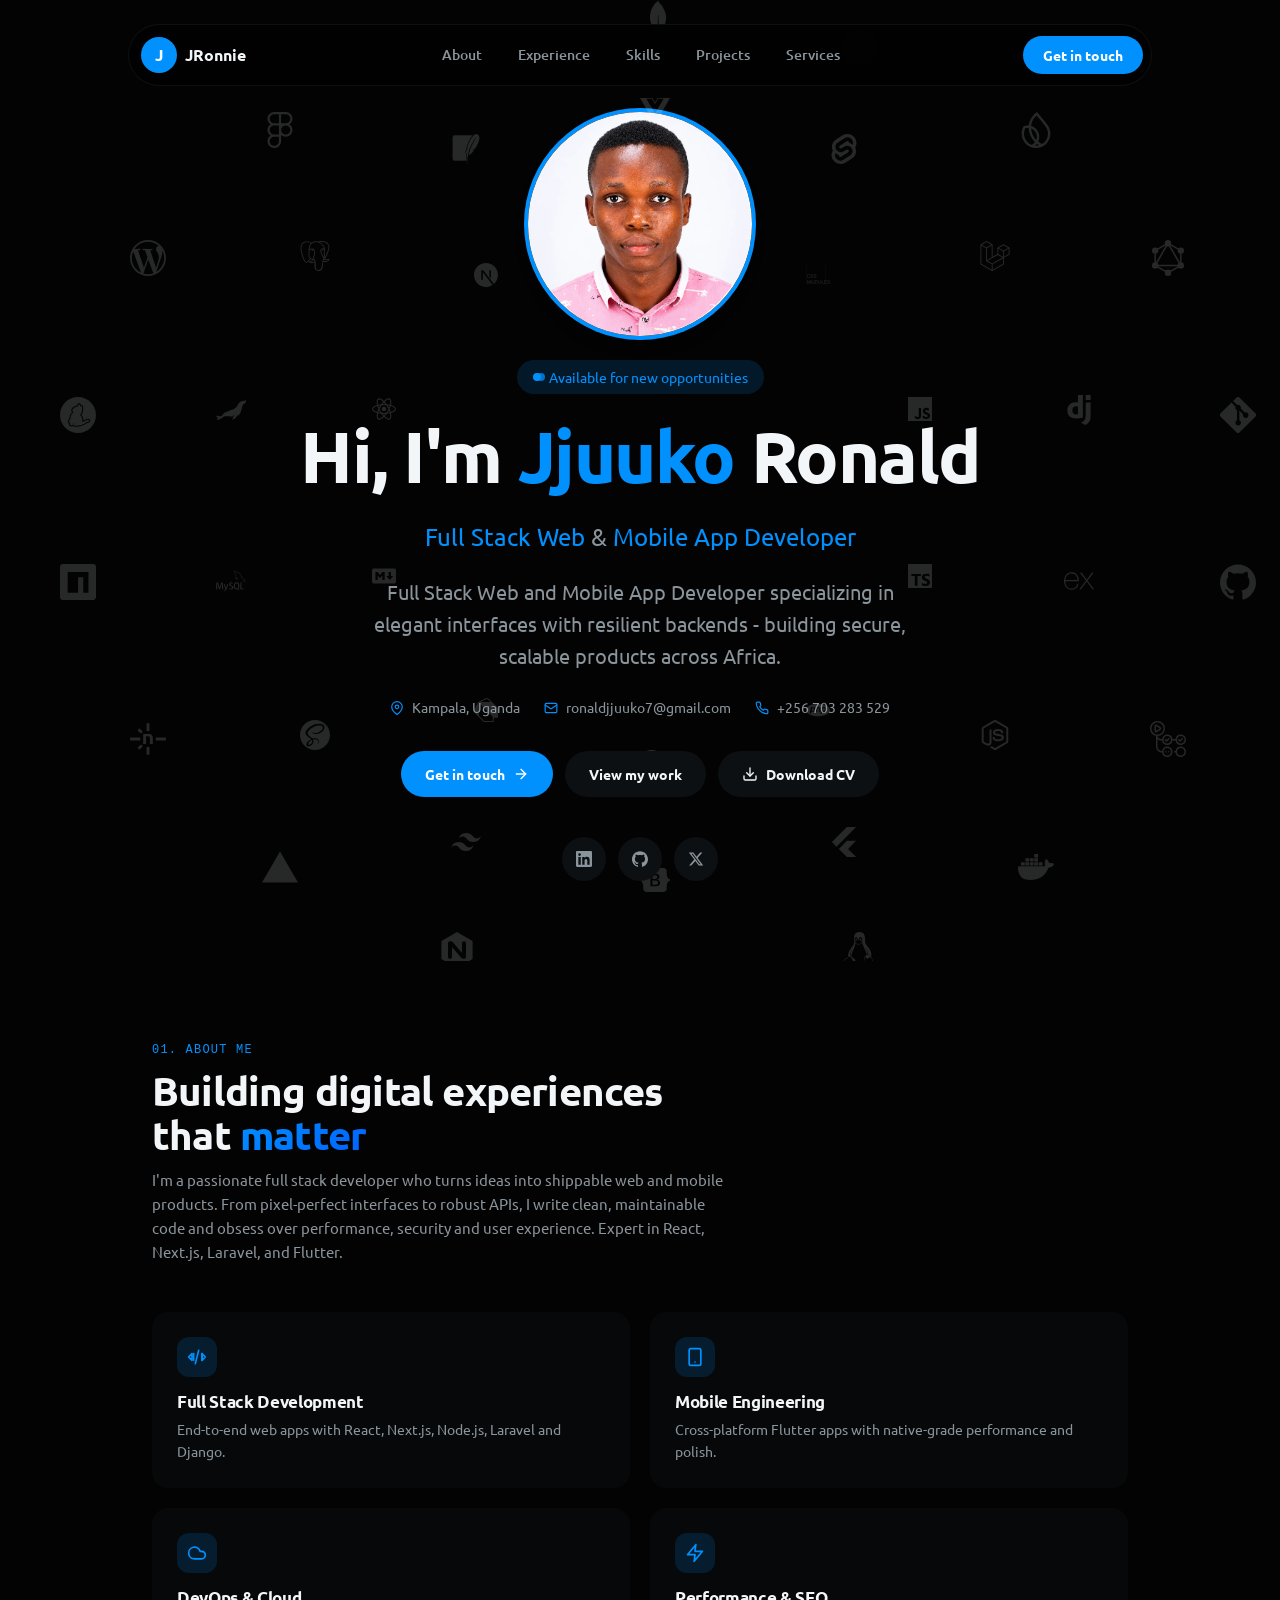
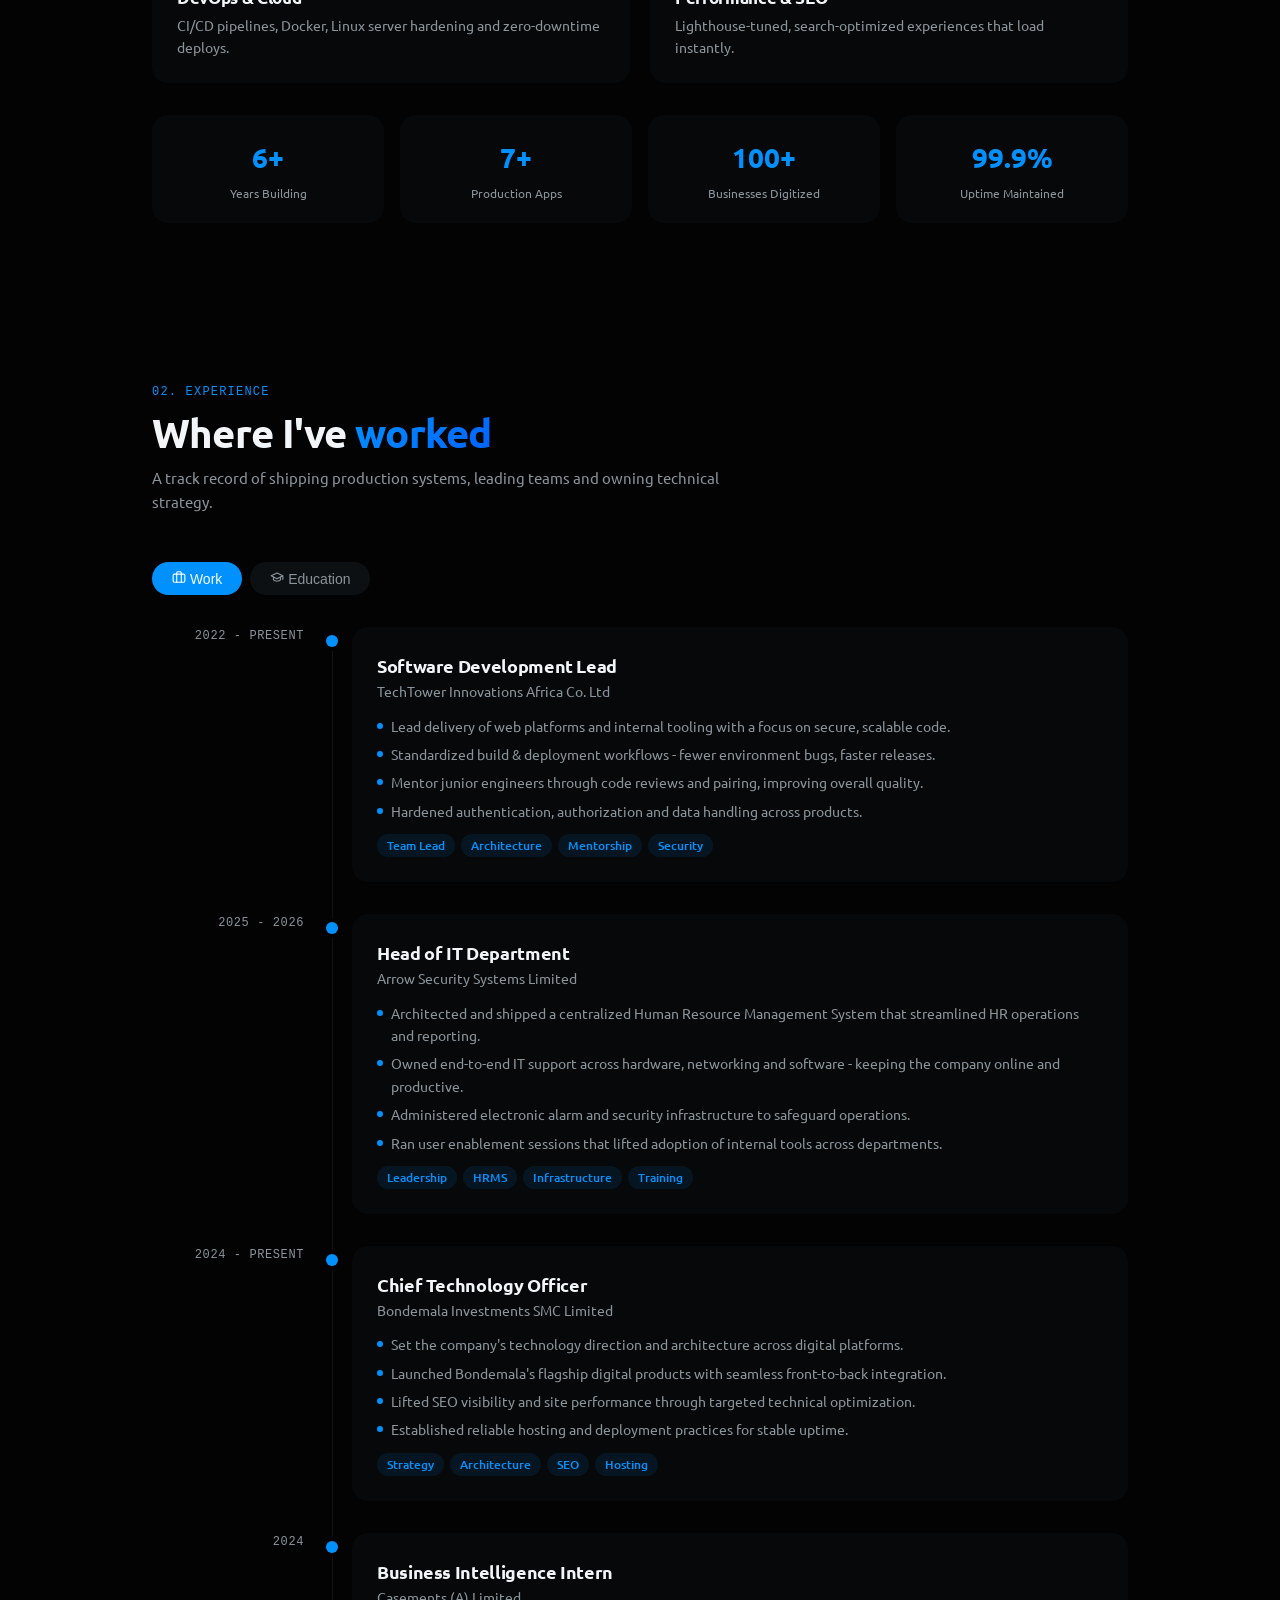
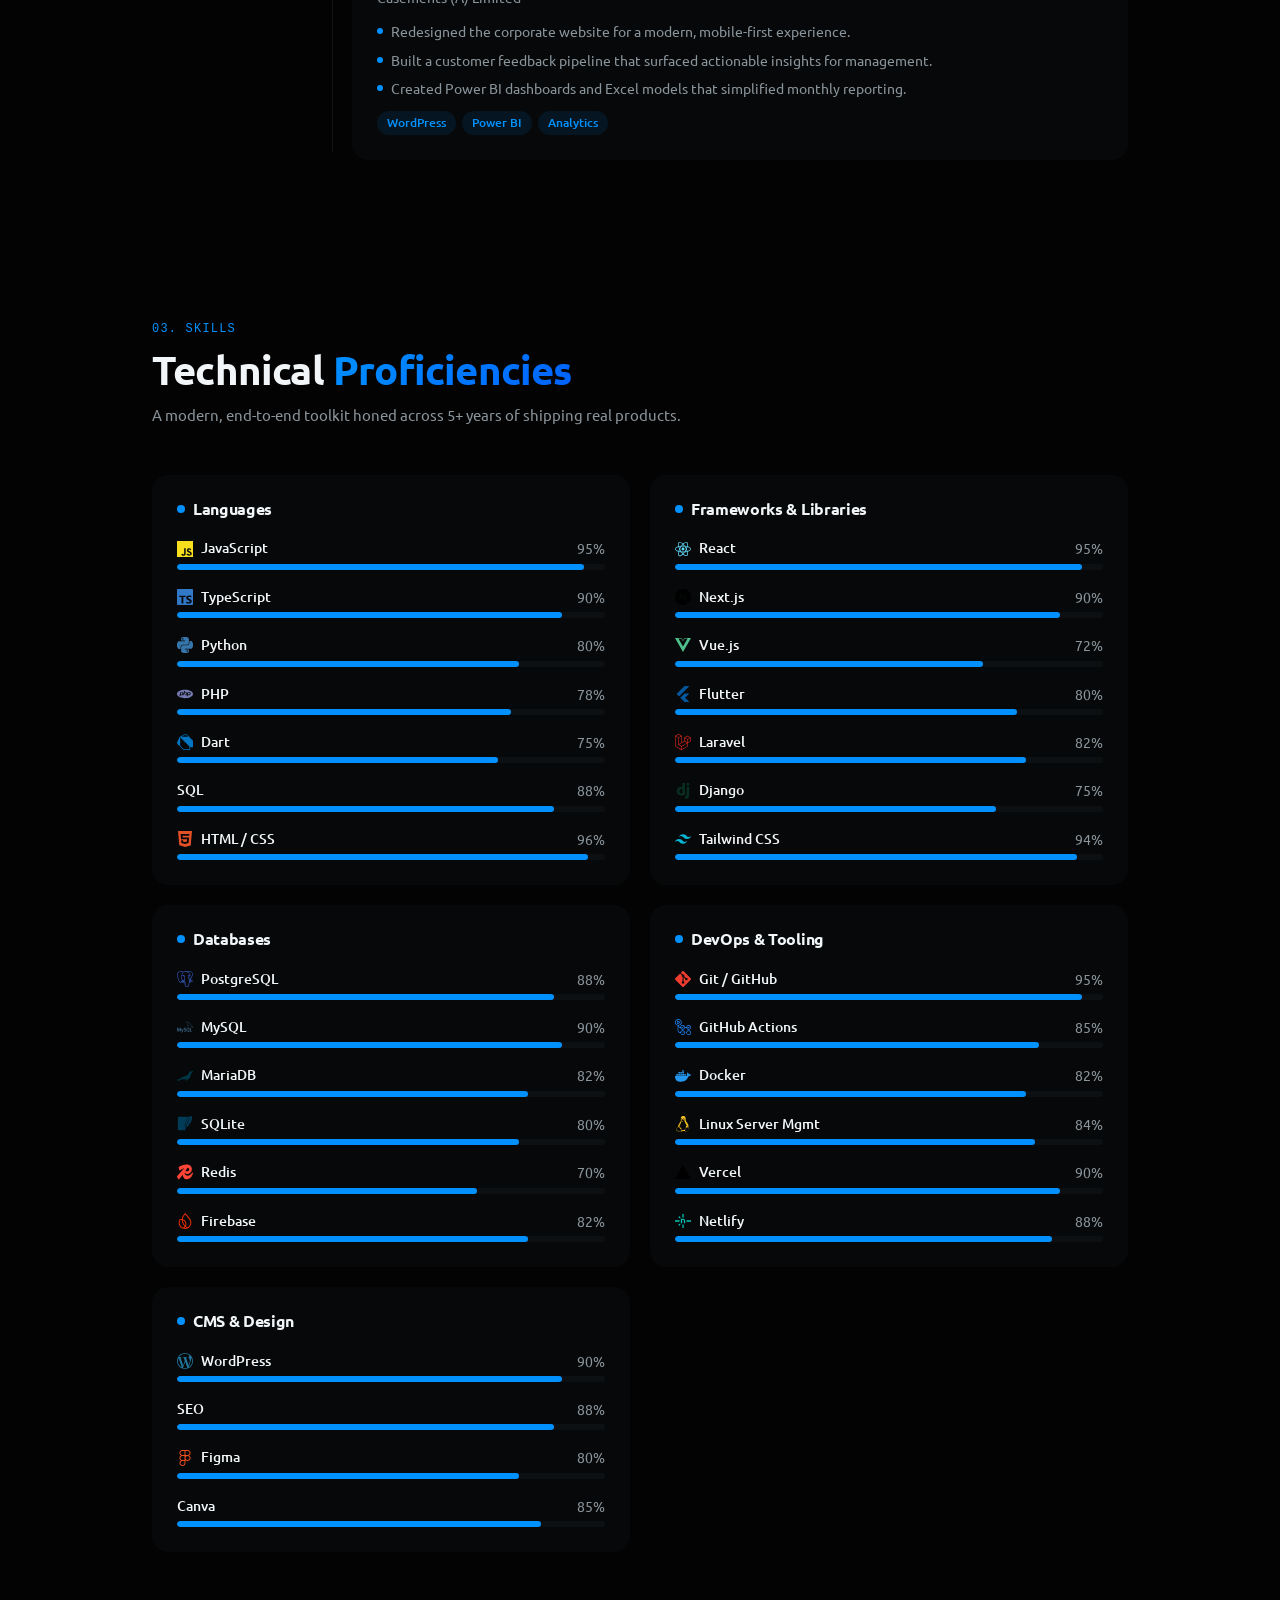
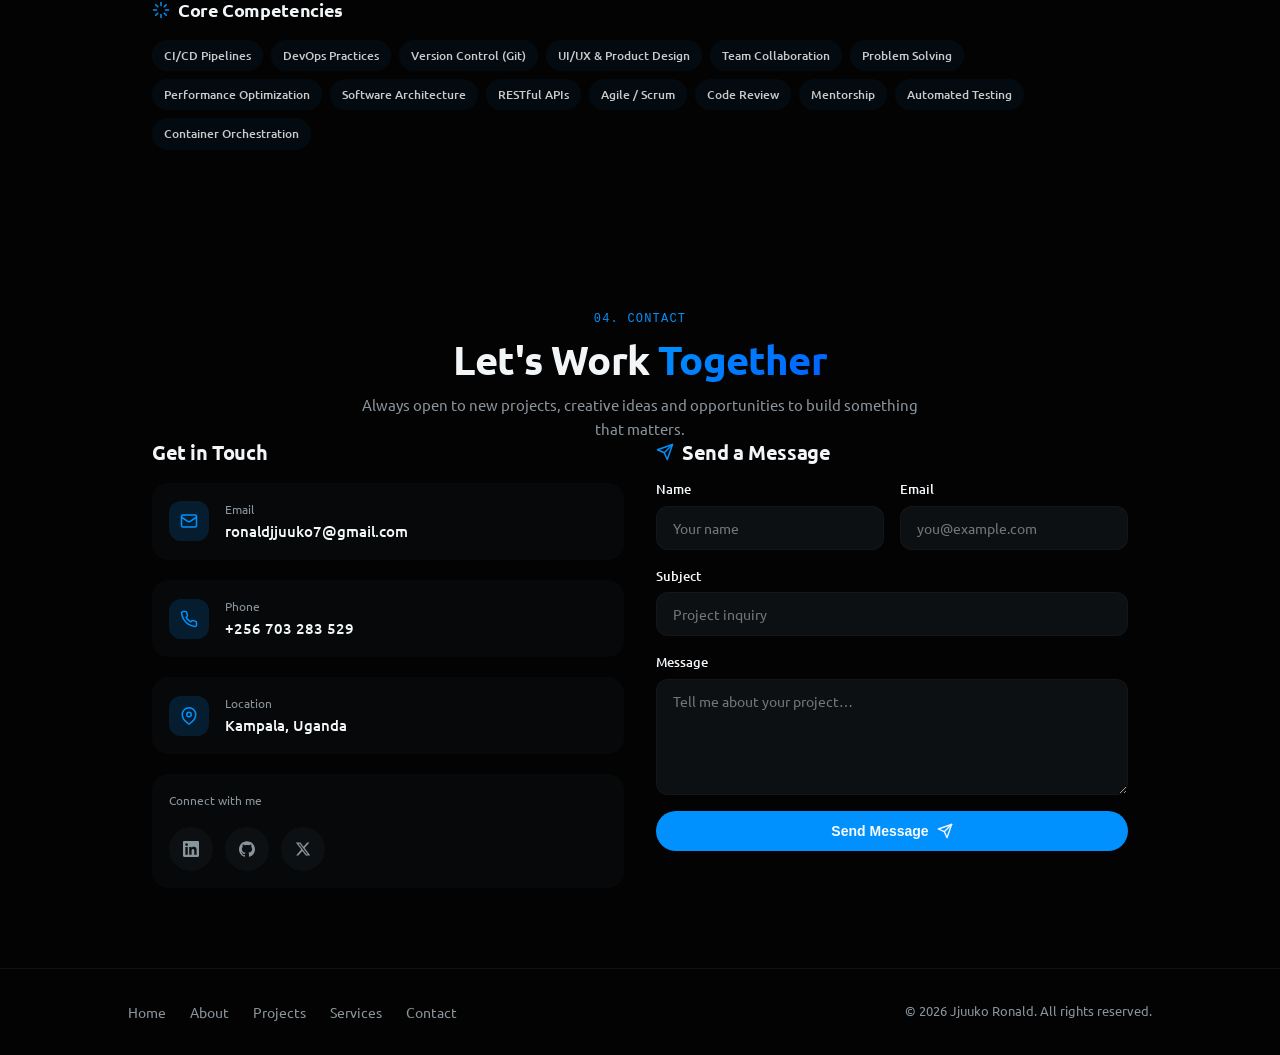
<file: index.html>
<!doctype html>
<html lang="en">
  <head>
    <meta charset="UTF-8" />
    <meta name="viewport" content="width=device-width, initial-scale=1.0" />
    <title>Jjuuko Ronald - Website Developer & Mobile App Developer in Kampala, Uganda</title>
    <meta
      name="description"
      content="Hire Jjuuko Ronald, a professional website developer and mobile app developer in Kampala, Uganda. Expert Laravel developer, React developer, and software engineer building custom web applications, mobile apps, and enterprise systems for businesses across East Africa."
    />
    <meta
      name="keywords"
      content="website developer Uganda, mobile app developer Uganda, Laravel developer Uganda, software engineer Uganda, full stack developer Kampala, React developer Uganda, Flutter developer, web developer Kampala, app developer Uganda, hire software engineer Uganda"
    />
    <meta name="author" content="Jjuuko Ronald" />
    <meta
      property="og:title"
      content="Jjuuko Ronald - Website Developer & Mobile App Developer in Kampala"
    />
    <meta
      property="og:description"
      content="Hire a professional website developer and mobile app developer in Kampala, Uganda. Laravel, React, Flutter - custom web and mobile applications for your business."
    />
    <meta property="og:url" content="/" />
    <meta property="og:type" content="website" />
    <meta name="twitter:card" content="summary_large_image" />
    <meta name="twitter:title" content="Jjuuko Ronald - Website & Mobile App Developer Uganda" />
    <meta
      name="twitter:description"
      content="Website developer and mobile app developer in Kampala, Uganda. Specializing in Laravel, React, Flutter and full stack software engineering for East African businesses."
    />
    <link rel="canonical" href="/" />
    <link rel="icon" type="image/png" href="assets/img/favicon.png" />
    <link rel="stylesheet" href="assets/css/styles.css" />
  </head>
  <body>
    <header class="nav-wrapper">
      <nav id="nav-bar" class="nav-bar" aria-label="Primary">
        <a href="/index.html" class="nav-logo" aria-label="JRonnie - home">
          <span class="nav-logo-icon">J</span>
          <span class="nav-logo-text">JRonnie</span>
        </a>
        <ul class="nav-links">
          <li><a href="#about" class="nav-link">About</a></li>
          <li><a href="#experience" class="nav-link">Experience</a></li>
          <li><a href="#skills" class="nav-link">Skills</a></li>
          <li><a href="/projects.html" class="nav-link">Projects</a></li>
          <li><a href="/services.html" class="nav-link">Services</a></li>
        </ul>
        <a href="#contact" class="nav-cta">Get in touch</a>
        <button
          id="mobile-btn"
          class="nav-mobile-btn"
          aria-label="Toggle menu"
          aria-expanded="false"
        >
          <svg
            width="18"
            height="18"
            viewBox="0 0 24 24"
            fill="none"
            stroke="currentColor"
            stroke-width="2"
            stroke-linecap="round"
          >
            <line x1="3" y1="6" x2="21" y2="6" />
            <line x1="3" y1="12" x2="21" y2="12" />
            <line x1="3" y1="18" x2="21" y2="18" />
          </svg>
        </button>
        <div id="mobile-menu" class="nav-mobile" style="display: none">
          <ul class="nav-mobile-links">
            <li><a href="#about" class="nav-mobile-link">About</a></li>
            <li><a href="#experience" class="nav-mobile-link">Experience</a></li>
            <li><a href="#skills" class="nav-mobile-link">Skills</a></li>
            <li><a href="/projects.html" class="nav-mobile-link">Projects</a></li>
            <li><a href="/services.html" class="nav-mobile-link">Services</a></li>
            <li><a href="#contact" class="nav-mobile-cta">Get in touch</a></li>
          </ul>
        </div>
      </nav>
    </header>

    <!-- Hero -->
    <section id="hero" class="section hero">
      <div class="tech-icons">
        <div class="tech-icon" style="left: 50%; top: 22%; width: 24px; height: 24px">
          <svg viewBox="0 0 24 24" fill="#E34F26" width="100%" height="100%">
            <path
              d="M1.5 0h21l-1.91 21.563L11.977 24l-8.564-2.438L1.5 0zm7.031 9.75l-.232-2.718 10.059.003.23-2.622L5.412 4.41l.698 8.01h9.126l-.326 3.426-2.91.804-2.955-.81-.188-2.11H6.248l.33 4.171L12 19.351l5.379-1.443.744-8.157H8.531z"
            />
          </svg>
        </div>
        <div
          class="tech-icon"
          style="left: 62.93127555043441%; top: 27.34752415750147%; width: 24px; height: 24px"
        >
          <svg viewBox="0 0 24 24" fill="#000000" width="100%" height="100%">
            <path
              d="M19.705 2.147v19.706H0V2.147h19.705ZM.141 21.712h19.423V2.288H.141v19.424Zm2.561-10.444c.428 0 .76.113.996.338.236.225.367.482.393.768h-.446a.926.926 0 0 0-.303-.517c-.15-.128-.362-.191-.635-.191-.333 0-.602.117-.808.352-.204.233-.306.59-.306 1.074 0 .396.092.717.276.964.186.245.462.368.828.368.338 0 .595-.13.771-.389.094-.136.163-.316.21-.538h.446c-.04.356-.172.654-.396.895-.268.29-.63.434-1.086.434-.392 0-.722-.118-.989-.356-.35-.315-.527-.8-.527-1.456 0-.499.132-.907.396-1.226.285-.347.679-.52 1.18-.52Zm2.28 2.38c.01.192.056.348.135.467.152.224.42.336.803.336.172 0 .328-.024.47-.073.272-.095.409-.266.409-.511 0-.184-.058-.315-.173-.393-.116-.077-.299-.144-.547-.2l-.458-.104c-.299-.067-.51-.142-.635-.223-.214-.141-.322-.352-.322-.633 0-.303.105-.553.315-.747.21-.195.508-.292.893-.292.354 0 .655.085.902.257.248.17.372.443.372.82h-.43a.847.847 0 0 0-.147-.417c-.14-.177-.377-.265-.71-.265-.27 0-.465.057-.583.17a.533.533 0 0 0-.177.396c0 .166.07.287.207.364.09.049.295.11.614.184l.474.108c.229.052.405.123.53.214.214.158.321.387.321.687 0 .375-.136.642-.41.803a1.822 1.822 0 0 1-.947.242c-.42 0-.75-.108-.987-.322-.237-.213-.354-.502-.35-.867h.43Zm3.137 0c.011.192.056.348.136.467.152.224.42.336.803.336.171 0 .328-.024.469-.073.273-.095.41-.266.41-.511 0-.184-.058-.315-.173-.393-.117-.077-.3-.144-.548-.2l-.457-.104c-.3-.067-.511-.142-.635-.223-.215-.141-.322-.352-.322-.633 0-.303.105-.553.315-.747.21-.195.508-.292.892-.292.355 0 .655.085.902.257.249.17.373.443.373.82h-.43a.847.847 0 0 0-.148-.417c-.14-.177-.376-.265-.71-.265-.27 0-.464.057-.582.17a.533.533 0 0 0-.177.396c0 .166.069.287.207.364.09.049.295.11.614.184l.474.108c.228.052.404.123.529.214.214.158.322.387.322.687 0 .375-.137.642-.41.803a1.822 1.822 0 0 1-.947.242c-.42 0-.75-.108-.987-.322-.238-.213-.355-.502-.35-.867h.43Zm-6.197 3.6.97 2.857.965-2.857h.648v3.38h-.434v-1.995c0-.07.001-.183.004-.343.003-.16.005-.33.005-.513l-.964 2.85h-.453l-.97-2.85v.104c0 .083 0 .21.004.38.004.168.007.292.007.372v1.994h-.437v-3.379h.655Zm4.743-.091c.597 0 1.038.191 1.325.575.224.299.336.681.336 1.147 0 .505-.128.924-.384 1.259-.3.392-.73.589-1.286.589-.52 0-.929-.172-1.226-.516-.265-.33-.398-.75-.398-1.256 0-.457.113-.848.34-1.173.292-.417.723-.625 1.293-.625Zm.046 3.16c.403 0 .695-.144.874-.432.181-.29.272-.623.272-.999 0-.397-.105-.717-.313-.959-.207-.242-.49-.363-.851-.363-.35 0-.635.12-.856.36-.22.24-.331.594-.331 1.061 0 .375.094.69.283.948.19.256.497.384.922.384Zm3.455-.08c.155 0 .283-.017.382-.049a.84.84 0 0 0 .437-.345c.09-.136.156-.311.196-.524a2 2 0 0 0 .034-.355c0-.418-.083-.743-.25-.975-.166-.231-.434-.347-.803-.347H9.35v2.595h.816ZM8.89 17.247h1.368c.465 0 .825.165 1.081.495.229.297.343.679.343 1.143 0 .36-.067.683-.202.973-.238.512-.647.769-1.226.769H8.89v-3.38Zm3.88 0v2.089c0 .245.046.45.138.612.136.245.367.368.69.368.388 0 .652-.133.791-.398.076-.144.113-.338.113-.582v-2.089h.465v1.898c0 .415-.056.735-.168.96-.206.407-.594.61-1.164.61s-.958-.203-1.162-.61c-.112-.225-.168-.545-.168-.96v-1.898h.465Zm2.899 0Zm.458 0v2.977h1.711v.402h-2.17v-3.379h.459Zm2.208 0h2.463v.414h-2.017v1.026h1.865v.391h-1.865v1.146h2.052v.402h-2.498v-3.379Zm3.402 2.29c.01.19.056.347.135.466.152.224.42.336.803.336.172 0 .328-.025.47-.074.272-.095.409-.265.409-.51 0-.184-.058-.315-.173-.394-.116-.076-.299-.143-.547-.2l-.458-.103c-.299-.068-.51-.142-.635-.223-.215-.141-.322-.352-.322-.633 0-.304.105-.553.315-.748.21-.194.508-.292.893-.292.354 0 .655.086.901.258.249.17.373.443.373.819h-.43a.847.847 0 0 0-.147-.416c-.14-.177-.377-.265-.711-.265-.27 0-.464.057-.582.17a.533.533 0 0 0-.177.396c0 .165.069.287.207.363.09.05.295.11.614.184l.474.108c.228.053.405.124.529.214.215.158.322.388.322.688 0 .374-.136.642-.41.803a1.822 1.822 0 0 1-.947.241c-.42 0-.75-.107-.987-.322-.238-.213-.354-.502-.35-.867h.43Z"
            />
          </svg>
        </div>
        <div
          class="tech-icon"
          style="left: 70.92324335849338%; top: 41.347524157501475%; width: 24px; height: 24px"
        >
          <svg viewBox="0 0 24 24" fill="#F7DF1E" width="100%" height="100%">
            <path
              d="M0 0h24v24H0V0zm22.034 18.276c-.175-1.095-.888-2.015-3.003-2.873-.736-.345-1.554-.585-1.797-1.14-.091-.33-.105-.51-.046-.705.15-.646.915-.84 1.515-.66.39.12.75.42.976.9 1.034-.676 1.034-.676 1.755-1.125-.27-.42-.404-.601-.586-.78-.63-.705-1.469-1.065-2.834-1.034l-.705.089c-.676.165-1.32.525-1.71 1.005-1.14 1.291-.811 3.541.569 4.471 1.365 1.02 3.361 1.244 3.616 2.205.24 1.17-.87 1.545-1.966 1.41-.811-.18-1.26-.586-1.755-1.336l-1.83 1.051c.21.48.45.689.81 1.109 1.74 1.756 6.09 1.666 6.871-1.004.029-.09.24-.705.074-1.65l.046.067zm-8.983-7.245h-2.248c0 1.938-.009 3.864-.009 5.805 0 1.232.063 2.363-.138 2.711-.33.689-1.18.601-1.566.48-.396-.196-.597-.466-.83-.855-.063-.105-.11-.196-.127-.196l-1.825 1.125c.305.63.75 1.172 1.324 1.517.855.51 2.004.675 3.207.405.783-.226 1.458-.691 1.811-1.411.51-.93.402-2.07.397-3.346.012-2.054 0-4.109 0-6.179l.004-.056z"
            />
          </svg>
        </div>
        <div
          class="tech-icon"
          style="left: 70.92324335849338%; top: 58.652475842498525%; width: 24px; height: 24px"
        >
          <svg viewBox="0 0 24 24" fill="#3178C6" width="100%" height="100%">
            <path
              d="M1.125 0C.502 0 0 .502 0 1.125v21.75C0 23.498.502 24 1.125 24h21.75c.623 0 1.125-.502 1.125-1.125V1.125C24 .502 23.498 0 22.875 0zm17.363 9.75c.612 0 1.154.037 1.627.111a6.38 6.38 0 0 1 1.306.34v2.458a3.95 3.95 0 0 0-.643-.361 5.093 5.093 0 0 0-.717-.26 5.453 5.453 0 0 0-1.426-.2c-.3 0-.573.028-.819.086a2.1 2.1 0 0 0-.623.242c-.17.104-.3.229-.393.374a.888.888 0 0 0-.14.49c0 .196.053.373.156.529.104.156.252.304.443.444s.423.276.696.41c.273.135.582.274.926.416.47.197.892.407 1.266.628.374.222.695.473.963.753.268.279.472.598.614.957.142.359.214.776.214 1.253 0 .657-.125 1.21-.373 1.656a3.033 3.033 0 0 1-1.012 1.085 4.38 4.38 0 0 1-1.487.596c-.566.12-1.163.18-1.79.18a9.916 9.916 0 0 1-1.84-.164 5.544 5.544 0 0 1-1.512-.493v-2.63a5.033 5.033 0 0 0 3.237 1.2c.333 0 .624-.03.872-.09.249-.06.456-.144.623-.25.166-.108.29-.234.373-.38a1.023 1.023 0 0 0-.074-1.089 2.12 2.12 0 0 0-.537-.5 5.597 5.597 0 0 0-.807-.444 27.72 27.72 0 0 0-1.007-.436c-.918-.383-1.602-.852-2.053-1.405-.45-.553-.676-1.222-.676-2.005 0-.614.123-1.141.369-1.582.246-.441.58-.804 1.004-1.089a4.494 4.494 0 0 1 1.47-.629 7.536 7.536 0 0 1 1.77-.201zm-15.113.188h9.563v2.166H9.506v9.646H6.789v-9.646H3.375z"
            />
          </svg>
        </div>
        <div
          class="tech-icon"
          style="left: 62.93127555043441%; top: 72.65247584249853%; width: 24px; height: 24px"
        >
          <svg viewBox="0 0 24 24" fill="#777BB4" width="100%" height="100%">
            <path
              d="M7.01 10.207h-.944l-.515 2.648h.838c.556 0 .97-.105 1.242-.314.272-.21.455-.559.55-1.049.092-.47.05-.802-.124-.995-.175-.193-.523-.29-1.047-.29zM12 5.688C5.373 5.688 0 8.514 0 12s5.373 6.313 12 6.313S24 15.486 24 12c0-3.486-5.373-6.312-12-6.312zm-3.26 7.451c-.261.25-.575.438-.917.551-.336.108-.765.164-1.285.164H5.357l-.327 1.681H3.652l1.23-6.326h2.65c.797 0 1.378.209 1.744.628.366.418.476 1.002.33 1.752a2.836 2.836 0 0 1-.305.847c-.143.255-.33.49-.561.703zm4.024.715l.543-2.799c.063-.318.039-.536-.068-.651-.107-.116-.336-.174-.687-.174H11.46l-.704 3.625H9.388l1.23-6.327h1.367l-.327 1.682h1.218c.767 0 1.295.134 1.586.401s.378.7.263 1.299l-.572 2.944h-1.389zm7.597-2.265a2.782 2.782 0 0 1-.305.847c-.143.255-.33.49-.561.703a2.44 2.44 0 0 1-.917.551c-.336.108-.765.164-1.286.164h-1.18l-.327 1.682h-1.378l1.23-6.326h2.649c.797 0 1.378.209 1.744.628.366.417.477 1.001.331 1.751zM17.766 10.207h-.943l-.516 2.648h.838c.557 0 .971-.105 1.242-.314.272-.21.455-.559.551-1.049.092-.47.049-.802-.125-.995s-.524-.29-1.047-.29z"
            />
          </svg>
        </div>
        <div class="tech-icon" style="left: 50%; top: 78%; width: 24px; height: 24px">
          <svg viewBox="0 0 24 24" fill="#3776AB" width="100%" height="100%">
            <path
              d="M14.25.18l.9.2.73.26.59.3.45.32.34.34.25.34.16.33.1.3.04.26.02.2-.01.13V8.5l-.05.63-.13.55-.21.46-.26.38-.3.31-.33.25-.35.19-.35.14-.33.1-.3.07-.26.04-.21.02H8.77l-.69.05-.59.14-.5.22-.41.27-.33.32-.27.35-.2.36-.15.37-.1.35-.07.32-.04.27-.02.21v3.06H3.17l-.21-.03-.28-.07-.32-.12-.35-.18-.36-.26-.36-.36-.35-.46-.32-.59-.28-.73-.21-.88-.14-1.05-.05-1.23.06-1.22.16-1.04.24-.87.32-.71.36-.57.4-.44.42-.33.42-.24.4-.16.36-.1.32-.05.24-.01h.16l.06.01h8.16v-.83H6.18l-.01-2.75-.02-.37.05-.34.11-.31.17-.28.25-.26.31-.23.38-.2.44-.18.51-.15.58-.12.64-.1.71-.06.77-.04.84-.02 1.27.05zm-6.3 1.98l-.23.33-.08.41.08.41.23.34.33.22.41.09.41-.09.33-.22.23-.34.08-.41-.08-.41-.23-.33-.33-.22-.41-.09-.41.09zm13.09 3.95l.28.06.32.12.35.18.36.27.36.35.35.47.32.59.28.73.21.88.14 1.04.05 1.23-.06 1.23-.16 1.04-.24.86-.32.71-.36.57-.4.45-.42.33-.42.24-.4.16-.36.09-.32.05-.24.02-.16-.01h-8.22v.82h5.84l.01 2.76.02.36-.05.34-.11.31-.17.29-.25.25-.31.24-.38.2-.44.17-.51.15-.58.13-.64.09-.71.07-.77.04-.84.01-1.27-.04-1.07-.14-.9-.2-.73-.25-.59-.3-.45-.33-.34-.34-.25-.34-.16-.33-.1-.3-.04-.25-.02-.2.01-.13v-5.34l.05-.64.13-.54.21-.46.26-.38.3-.32.33-.24.35-.2.35-.14.33-.1.3-.06.26-.04.21-.02.13-.01h5.84l.69-.05.59-.14.5-.21.41-.28.33-.32.27-.35.2-.36.15-.36.1-.35.07-.32.04-.28.02-.21V6.07h2.09l.14.01zm-6.47 14.25l-.23.33-.08.41.08.41.23.33.33.23.41.08.41-.08.33-.23.23-.33.08-.41-.08-.41-.23-.33-.33-.23-.41-.08-.41.08z"
            />
          </svg>
        </div>
        <div
          class="tech-icon"
          style="left: 37.06872444956559%; top: 72.65247584249853%; width: 24px; height: 24px"
        >
          <svg viewBox="0 0 24 24" fill="#0175C2" width="100%" height="100%">
            <path
              d="M4.105 4.105S9.158 1.58 11.684.316a3.079 3.079 0 0 1 1.481-.315c.766.047 1.677.788 1.677.788L24 9.948v9.789h-4.263V24H9.789l-9-9C.303 14.5 0 13.795 0 13.105c0-.319.18-.818.316-1.105l3.789-7.895zm.679.679v11.787c.002.543.021 1.024.498 1.508L10.204 23h8.533v-4.263L4.784 4.784zm12.055-.678c-.899-.896-1.809-1.78-2.74-2.643-.302-.267-.567-.468-1.07-.462-.37.014-.87.195-.87.195L6.341 4.105l10.498.001z"
            />
          </svg>
        </div>
        <div
          class="tech-icon"
          style="left: 29.076756641506623%; top: 58.65247584249853%; width: 24px; height: 24px"
        >
          <svg viewBox="0 0 24 24" fill="#000000" width="100%" height="100%">
            <path
              d="M22.27 19.385H1.73A1.73 1.73 0 010 17.655V6.345a1.73 1.73 0 011.73-1.73h20.54A1.73 1.73 0 0124 6.345v11.308a1.73 1.73 0 01-1.73 1.731zM5.769 15.923v-4.5l2.308 2.885 2.307-2.885v4.5h2.308V8.078h-2.308l-2.307 2.885-2.308-2.885H3.46v7.847zM21.232 12h-2.309V8.077h-2.307V12h-2.308l3.461 4.039z"
            />
          </svg>
        </div>
        <div
          class="tech-icon"
          style="left: 29.07675664150662%; top: 41.347524157501475%; width: 24px; height: 24px"
        >
          <svg viewBox="0 0 24 24" fill="#61DAFB" width="100%" height="100%">
            <path
              d="M14.23 12.004a2.236 2.236 0 0 1-2.235 2.236 2.236 2.236 0 0 1-2.236-2.236 2.236 2.236 0 0 1 2.235-2.236 2.236 2.236 0 0 1 2.236 2.236zm2.648-10.69c-1.346 0-3.107.96-4.888 2.622-1.78-1.653-3.542-2.602-4.887-2.602-.41 0-.783.093-1.106.278-1.375.793-1.683 3.264-.973 6.365C1.98 8.917 0 10.42 0 12.004c0 1.59 1.99 3.097 5.043 4.03-.704 3.113-.39 5.588.988 6.38.32.187.69.275 1.102.275 1.345 0 3.107-.96 4.888-2.624 1.78 1.654 3.542 2.603 4.887 2.603.41 0 .783-.09 1.106-.275 1.374-.792 1.683-3.263.973-6.365C22.02 15.096 24 13.59 24 12.004c0-1.59-1.99-3.097-5.043-4.032.704-3.11.39-5.587-.988-6.38-.318-.184-.688-.277-1.092-.278zm-.005 1.09v.006c.225 0 .406.044.558.127.666.382.955 1.835.73 3.704-.054.46-.142.945-.25 1.44-.96-.236-2.006-.417-3.107-.534-.66-.905-1.345-1.727-2.035-2.447 1.592-1.48 3.087-2.292 4.105-2.295zm-9.77.02c1.012 0 2.514.808 4.11 2.28-.686.72-1.37 1.537-2.02 2.442-1.107.117-2.154.298-3.113.538-.112-.49-.195-.964-.254-1.42-.23-1.868.054-3.32.714-3.707.19-.09.4-.127.563-.132zm4.882 3.05c.455.468.91.992 1.36 1.564-.44-.02-.89-.034-1.345-.034-.46 0-.915.01-1.36.034.44-.572.895-1.096 1.345-1.565zM12 8.1c.74 0 1.477.034 2.202.093.406.582.802 1.203 1.183 1.86.372.64.71 1.29 1.018 1.946-.308.655-.646 1.31-1.013 1.95-.38.66-.773 1.288-1.18 1.87-.728.063-1.466.098-2.21.098-.74 0-1.477-.035-2.202-.093-.406-.582-.802-1.204-1.183-1.86-.372-.64-.71-1.29-1.018-1.946.303-.657.646-1.313 1.013-1.954.38-.66.773-1.286 1.18-1.868.728-.064 1.466-.098 2.21-.098zm-3.635.254c-.24.377-.48.763-.704 1.16-.225.39-.435.782-.635 1.174-.265-.656-.49-1.31-.676-1.947.64-.15 1.315-.283 2.015-.386zm7.26 0c.695.103 1.365.23 2.006.387-.18.632-.405 1.282-.66 1.933-.2-.39-.41-.783-.64-1.174-.225-.392-.465-.774-.705-1.146zm3.063.675c.484.15.944.317 1.375.498 1.732.74 2.852 1.708 2.852 2.476-.005.768-1.125 1.74-2.857 2.475-.42.18-.88.342-1.355.493-.28-.958-.646-1.956-1.1-2.98.45-1.017.81-2.01 1.085-2.964zm-13.395.004c.278.96.645 1.957 1.1 2.98-.45 1.017-.812 2.01-1.086 2.964-.484-.15-.944-.318-1.37-.5-1.732-.737-2.852-1.706-2.852-2.474 0-.768 1.12-1.742 2.852-2.476.42-.18.88-.342 1.356-.494zm11.678 4.28c.265.657.49 1.312.676 1.948-.64.157-1.316.29-2.016.39.24-.375.48-.762.705-1.158.225-.39.435-.788.636-1.18zm-9.945.02c.2.392.41.783.64 1.175.23.39.465.772.705 1.143-.695-.102-1.365-.23-2.006-.386.18-.63.406-1.282.66-1.933zM17.92 16.32c.112.493.2.968.254 1.423.23 1.868-.054 3.32-.714 3.708-.147.09-.338.128-.563.128-1.012 0-2.514-.807-4.11-2.28.686-.72 1.37-1.536 2.02-2.44 1.107-.118 2.154-.3 3.113-.54zm-11.83.01c.96.234 2.006.415 3.107.532.66.905 1.345 1.727 2.035 2.446-1.595 1.483-3.092 2.295-4.11 2.295-.22-.005-.406-.05-.553-.132-.666-.38-.955-1.834-.73-3.703.054-.46.142-.944.25-1.438zm4.56.64c.44.02.89.034 1.345.034.46 0 .915-.01 1.36-.034-.44.572-.895 1.095-1.345 1.565-.455-.47-.91-.993-1.36-1.565z"
            />
          </svg>
        </div>
        <div
          class="tech-icon"
          style="left: 37.068724449565586%; top: 27.347524157501475%; width: 24px; height: 24px"
        >
          <svg viewBox="0 0 24 24" fill="#000000" width="100%" height="100%">
            <path
              d="M18.665 21.978C16.758 23.255 14.465 24 12 24 5.377 24 0 18.623 0 12S5.377 0 12 0s12 5.377 12 12c0 3.583-1.574 6.801-4.067 9.001L9.219 7.2H7.2v9.596h1.615V9.251l9.85 12.727Zm-3.332-8.533 1.6 2.061V7.2h-1.6v6.245Z"
            />
          </svg>
        </div>
        <div class="tech-icon" style="left: 50%; top: 10%; width: 30px; height: 30px">
          <svg viewBox="0 0 24 24" fill="#4FC08D" width="100%" height="100%">
            <path
              d="M24,1.61H14.06L12,5.16,9.94,1.61H0L12,22.39ZM12,14.08,5.16,2.23H9.59L12,6.41l2.41-4.18h4.43Z"
            />
          </svg>
        </div>
        <div
          class="tech-icon"
          style="left: 64.75204712999698%; top: 13.961245283903231%; width: 30px; height: 30px"
        >
          <svg viewBox="0 0 24 24" fill="#FF3E00" width="100%" height="100%">
            <path
              d="M10.354 21.125a4.44 4.44 0 0 1-4.765-1.767 4.109 4.109 0 0 1-.703-3.107 3.898 3.898 0 0 1 .134-.522l.105-.321.287.21a7.21 7.21 0 0 0 2.186 1.092l.208.063-.02.208a1.253 1.253 0 0 0 .226.83 1.337 1.337 0 0 0 1.435.533 1.231 1.231 0 0 0 .343-.15l5.59-3.562a1.164 1.164 0 0 0 .524-.778 1.242 1.242 0 0 0-.211-.937 1.338 1.338 0 0 0-1.435-.533 1.23 1.23 0 0 0-.343.15l-2.133 1.36a4.078 4.078 0 0 1-1.135.499 4.44 4.44 0 0 1-4.765-1.766 4.108 4.108 0 0 1-.702-3.108 3.855 3.855 0 0 1 1.742-2.582l5.589-3.563a4.072 4.072 0 0 1 1.135-.499 4.44 4.44 0 0 1 4.765 1.767 4.109 4.109 0 0 1 .703 3.107 3.943 3.943 0 0 1-.134.522l-.105.321-.286-.21a7.204 7.204 0 0 0-2.187-1.093l-.208-.063.02-.207a1.255 1.255 0 0 0-.226-.831 1.337 1.337 0 0 0-1.435-.532 1.231 1.231 0 0 0-.343.15L8.62 9.368a1.162 1.162 0 0 0-.524.778 1.24 1.24 0 0 0 .211.937 1.338 1.338 0 0 0 1.435.533 1.235 1.235 0 0 0 .344-.151l2.132-1.36a4.067 4.067 0 0 1 1.135-.498 4.44 4.44 0 0 1 4.765 1.766 4.108 4.108 0 0 1 .702 3.108 3.857 3.857 0 0 1-1.742 2.583l-5.589 3.562a4.072 4.072 0 0 1-1.135.499m10.358-17.95C18.484-.015 14.082-.96 10.9 1.068L5.31 4.63a6.412 6.412 0 0 0-2.896 4.295 6.753 6.753 0 0 0 .666 4.336 6.43 6.43 0 0 0-.96 2.396 6.833 6.833 0 0 0 1.168 5.167c2.229 3.19 6.63 4.135 9.812 2.108l5.59-3.562a6.41 6.41 0 0 0 2.896-4.295 6.756 6.756 0 0 0-.665-4.336 6.429 6.429 0 0 0 .958-2.396 6.831 6.831 0 0 0-1.167-5.168Z"
            />
          </svg>
        </div>
        <div
          class="tech-icon"
          style="left: 76.58227040391301%; top: 25.06040792565066%; width: 30px; height: 30px"
        >
          <svg viewBox="0 0 24 24" fill="#FF2D20" width="100%" height="100%">
            <path
              d="M23.642 5.43a.364.364 0 01.014.1v5.149c0 .135-.073.26-.189.326l-4.323 2.49v4.934a.378.378 0 01-.188.326L9.93 23.949a.316.316 0 01-.066.027c-.008.002-.016.008-.024.01a.348.348 0 01-.192 0c-.011-.002-.02-.008-.03-.012-.02-.008-.042-.014-.062-.025L.533 18.755a.376.376 0 01-.189-.326V2.974c0-.033.005-.066.014-.098.003-.012.01-.02.014-.032a.369.369 0 01.023-.058c.004-.013.015-.022.023-.033l.033-.045c.012-.01.025-.018.037-.027.014-.012.027-.024.041-.034H.53L5.043.05a.375.375 0 01.375 0L9.93 2.647h.002c.015.01.027.021.04.033l.038.027c.013.014.02.03.033.045.008.011.02.021.025.033.01.02.017.038.024.058.003.011.01.021.013.032.01.031.014.064.014.098v9.652l3.76-2.164V5.527c0-.033.004-.066.013-.098.003-.01.01-.02.013-.032a.487.487 0 01.024-.059c.007-.012.018-.02.025-.033.012-.015.021-.03.033-.043.012-.012.025-.02.037-.028.014-.01.026-.023.041-.032h.001l4.513-2.598a.375.375 0 01.375 0l4.513 2.598c.016.01.027.021.042.031.012.01.025.018.036.028.013.014.022.03.034.044.008.012.019.021.024.033.011.02.018.04.024.06.006.01.012.021.015.032zm-.74 5.032V6.179l-1.578.908-2.182 1.256v4.283zm-4.51 7.75v-4.287l-2.147 1.225-6.126 3.498v4.325zM1.093 3.624v14.588l8.273 4.761v-4.325l-4.322-2.445-.002-.003H5.04c-.014-.01-.025-.021-.04-.031-.011-.01-.024-.018-.035-.027l-.001-.002c-.013-.012-.021-.025-.031-.04-.01-.011-.021-.022-.028-.036h-.002c-.008-.014-.013-.031-.02-.047-.006-.016-.014-.027-.018-.043a.49.49 0 01-.008-.057c-.002-.014-.006-.027-.006-.041V5.789l-2.18-1.257zM5.23.81L1.47 2.974l3.76 2.164 3.758-2.164zm1.956 13.505l2.182-1.256V3.624l-1.58.91-2.182 1.255v9.435zm11.581-10.95l-3.76 2.163 3.76 2.163 3.759-2.164zm-.376 4.978L16.21 7.087 14.63 6.18v4.283l2.182 1.256 1.58.908zm-8.65 9.654l5.514-3.148 2.756-1.572-3.757-2.163-4.323 2.489-3.941 2.27z"
            />
          </svg>
        </div>
        <div
          class="tech-icon"
          style="left: 83.147549014182%; top: 41.09916264174743%; width: 30px; height: 30px"
        >
          <svg viewBox="0 0 24 24" fill="#092E20" width="100%" height="100%">
            <path
              d="M11.146 0h3.924v18.166c-2.013.382-3.491.535-5.096.535-4.791 0-7.288-2.166-7.288-6.32 0-4.002 2.65-6.6 6.753-6.6.637 0 1.121.05 1.707.203zm0 9.143a3.894 3.894 0 00-1.325-.204c-1.988 0-3.134 1.223-3.134 3.365 0 2.09 1.096 3.236 3.109 3.236.433 0 .79-.025 1.35-.102V9.142zM21.314 6.06v9.098c0 3.134-.229 4.638-.917 5.937-.637 1.249-1.478 2.039-3.211 2.905l-3.644-1.733c1.733-.815 2.574-1.53 3.109-2.625.561-1.121.739-2.421.739-5.835V6.059h3.924zM17.39.021h3.924v4.026H17.39z"
            />
          </svg>
        </div>
        <div
          class="tech-icon"
          style="left: 83.147549014182%; top: 58.90083735825257%; width: 30px; height: 30px"
        >
          <svg viewBox="0 0 24 24" fill="#000000" width="100%" height="100%">
            <path
              d="M24 18.588a1.529 1.529 0 01-1.895-.72l-3.45-4.771-.5-.667-4.003 5.444a1.466 1.466 0 01-1.802.708l5.158-6.92-4.798-6.251a1.595 1.595 0 011.9.666l3.576 4.83 3.596-4.81a1.435 1.435 0 011.788-.668L21.708 7.9l-2.522 3.283a.666.666 0 000 .994l4.804 6.412zM.002 11.576l.42-2.075c1.154-4.103 5.858-5.81 9.094-3.27 1.895 1.489 2.368 3.597 2.275 5.973H1.116C.943 16.447 4.005 19.009 7.92 17.7a4.078 4.078 0 002.582-2.876c.207-.666.548-.78 1.174-.588a5.417 5.417 0 01-2.589 3.957 6.272 6.272 0 01-7.306-.933 6.575 6.575 0 01-1.64-3.858c0-.235-.08-.455-.134-.666A88.33 88.33 0 010 11.577zm1.127-.286h9.654c-.06-3.076-2.001-5.258-4.59-5.278-2.882-.04-4.944 2.094-5.071 5.264z"
            />
          </svg>
        </div>
        <div
          class="tech-icon"
          style="left: 76.58227040391301%; top: 74.93959207434933%; width: 30px; height: 30px"
        >
          <svg viewBox="0 0 24 24" fill="#5FA04E" width="100%" height="100%">
            <path
              d="M11.998,24c-0.321,0-0.641-0.084-0.922-0.247l-2.936-1.737c-0.438-0.245-0.224-0.332-0.08-0.383 c0.585-0.203,0.703-0.25,1.328-0.604c0.065-0.037,0.151-0.023,0.218,0.017l2.256,1.339c0.082,0.045,0.197,0.045,0.272,0l8.795-5.076 c0.082-0.047,0.134-0.141,0.134-0.238V6.921c0-0.099-0.053-0.192-0.137-0.242l-8.791-5.072c-0.081-0.047-0.189-0.047-0.271,0 L3.075,6.68C2.99,6.729,2.936,6.825,2.936,6.921v10.15c0,0.097,0.054,0.189,0.139,0.235l2.409,1.392 c1.307,0.654,2.108-0.116,2.108-0.89V7.787c0-0.142,0.114-0.253,0.256-0.253h1.115c0.139,0,0.255,0.112,0.255,0.253v10.021 c0,1.745-0.95,2.745-2.604,2.745c-0.508,0-0.909,0-2.026-0.551L2.28,18.675c-0.57-0.329-0.922-0.945-0.922-1.604V6.921 c0-0.659,0.353-1.275,0.922-1.603l8.795-5.082c0.557-0.315,1.296-0.315,1.848,0l8.794,5.082c0.57,0.329,0.924,0.944,0.924,1.603 v10.15c0,0.659-0.354,1.273-0.924,1.604l-8.794,5.078C12.643,23.916,12.324,24,11.998,24z M19.099,13.993 c0-1.9-1.284-2.406-3.987-2.763c-2.731-0.361-3.009-0.548-3.009-1.187c0-0.528,0.235-1.233,2.258-1.233 c1.807,0,2.473,0.389,2.747,1.607c0.024,0.115,0.129,0.199,0.247,0.199h1.141c0.071,0,0.138-0.031,0.186-0.081 c0.048-0.054,0.074-0.123,0.067-0.196c-0.177-2.098-1.571-3.076-4.388-3.076c-2.508,0-4.004,1.058-4.004,2.833 c0,1.925,1.488,2.457,3.895,2.695c2.88,0.282,3.103,0.703,3.103,1.269c0,0.983-0.789,1.402-2.642,1.402 c-2.327,0-2.839-0.584-3.011-1.742c-0.02-0.124-0.126-0.215-0.253-0.215h-1.137c-0.141,0-0.254,0.112-0.254,0.253 c0,1.482,0.806,3.248,4.655,3.248C17.501,17.007,19.099,15.91,19.099,13.993z"
            />
          </svg>
        </div>
        <div
          class="tech-icon"
          style="left: 64.75204712999698%; top: 86.03875471609678%; width: 30px; height: 30px"
        >
          <svg viewBox="0 0 24 24" fill="#02569B" width="100%" height="100%">
            <path
              d="M14.314 0L2.3 12 6 15.7 21.684.013h-7.357zm.014 11.072L7.857 17.53l6.47 6.47H21.7l-6.46-6.468 6.46-6.46h-7.37z"
            />
          </svg>
        </div>
        <div class="tech-icon" style="left: 50%; top: 90%; width: 30px; height: 30px">
          <svg viewBox="0 0 24 24" fill="#7952B3" width="100%" height="100%">
            <path
              d="M11.77 11.24H9.956V8.202h2.152c1.17 0 1.834.522 1.834 1.466 0 1.008-.773 1.572-2.174 1.572zm.324 1.206H9.957v3.348h2.231c1.459 0 2.232-.585 2.232-1.685s-.795-1.663-2.326-1.663zM24 11.39v1.218c-1.128.108-1.817.944-2.226 2.268-.407 1.319-.463 2.937-.42 4.186.045 1.3-.968 2.5-2.337 2.5H4.985c-1.37 0-2.383-1.2-2.337-2.5.043-1.249-.013-2.867-.42-4.186-.41-1.324-1.1-2.16-2.228-2.268V11.39c1.128-.108 1.819-.944 2.227-2.268.408-1.319.464-2.937.42-4.186-.045-1.3.968-2.5 2.338-2.5h14.032c1.37 0 2.382 1.2 2.337 2.5-.043 1.249.013 2.867.42 4.186.409 1.324 1.098 2.16 2.226 2.268zm-7.927 2.817c0-1.354-.953-2.333-2.368-2.488v-.057c1.04-.169 1.856-1.135 1.856-2.213 0-1.537-1.213-2.538-3.062-2.538h-4.16v10.172h4.181c2.218 0 3.553-1.086 3.553-2.876z"
            />
          </svg>
        </div>
        <div
          class="tech-icon"
          style="left: 35.247952870003026%; top: 86.03875471609678%; width: 30px; height: 30px"
        >
          <svg viewBox="0 0 24 24" fill="#06B6D4" width="100%" height="100%">
            <path
              d="M12.001,4.8c-3.2,0-5.2,1.6-6,4.8c1.2-1.6,2.6-2.2,4.2-1.8c0.913,0.228,1.565,0.89,2.288,1.624 C13.666,10.618,15.027,12,18.001,12c3.2,0,5.2-1.6,6-4.8c-1.2,1.6-2.6,2.2-4.2,1.8c-0.913-0.228-1.565-0.89-2.288-1.624 C16.337,6.182,14.976,4.8,12.001,4.8z M6.001,12c-3.2,0-5.2,1.6-6,4.8c1.2-1.6,2.6-2.2,4.2-1.8c0.913,0.228,1.565,0.89,2.288,1.624 c1.177,1.194,2.538,2.576,5.512,2.576c3.2,0,5.2-1.6,6-4.8c-1.2,1.6-2.6,2.2-4.2,1.8c-0.913-0.228-1.565-0.89-2.288-1.624 C10.337,13.382,8.976,12,6.001,12z"
            />
          </svg>
        </div>
        <div
          class="tech-icon"
          style="left: 23.41772959608699%; top: 74.93959207434935%; width: 30px; height: 30px"
        >
          <svg viewBox="0 0 24 24" fill="#CC6699" width="100%" height="100%">
            <path
              d="M12 0c6.627 0 12 5.373 12 12s-5.373 12-12 12S0 18.627 0 12 5.373 0 12 0zM9.615 15.998c.175.645.156 1.248-.024 1.792l-.065.18c-.024.061-.052.12-.078.176-.14.29-.326.56-.555.81-.698.759-1.672 1.047-2.09.805-.45-.262-.226-1.335.584-2.19.871-.918 2.12-1.509 2.12-1.509v-.003l.108-.061zm9.911-10.861c-.542-2.133-4.077-2.834-7.422-1.645-1.989.707-4.144 1.818-5.693 3.267C4.568 8.48 4.275 9.98 4.396 10.607c.427 2.211 3.457 3.657 4.703 4.73v.006c-.367.18-3.056 1.529-3.686 2.925-.675 1.47.105 2.521.615 2.655 1.575.436 3.195-.36 4.065-1.649.84-1.261.766-2.881.404-3.676.496-.135 1.08-.195 1.83-.104 2.101.24 2.521 1.56 2.43 2.1-.09.539-.523.854-.674.944-.15.091-.195.12-.181.181.015.09.091.09.21.075.165-.03 1.096-.45 1.141-1.471.045-1.29-1.186-2.729-3.375-2.7-.9.016-1.471.091-1.875.256-.03-.045-.061-.075-.105-.105-1.35-1.455-3.855-2.475-3.75-4.41.03-.705.285-2.564 4.8-4.814 3.705-1.846 6.661-1.335 7.171-.21.733 1.604-1.576 4.59-5.431 5.024-1.47.165-2.235-.404-2.431-.615-.209-.225-.239-.24-.314-.194-.12.06-.045.255 0 .375.12.3.585.825 1.396 1.095.704.225 2.43.359 4.5-.45 2.324-.899 4.139-3.405 3.614-5.505l.073.067z"
            />
          </svg>
        </div>
        <div
          class="tech-icon"
          style="left: 16.852450985817995%; top: 58.90083735825258%; width: 30px; height: 30px"
        >
          <svg viewBox="0 0 24 24" fill="#4479A1" width="100%" height="100%">
            <path
              d="M16.405 5.501c-.115 0-.193.014-.274.033v.013h.014c.054.104.146.18.214.273.054.107.1.214.154.32l.014-.015c.094-.066.14-.172.14-.333-.04-.047-.046-.094-.08-.14-.04-.067-.126-.1-.18-.153zM5.77 18.695h-.927a50.854 50.854 0 00-.27-4.41h-.008l-1.41 4.41H2.45l-1.4-4.41h-.01a72.892 72.892 0 00-.195 4.41H0c.055-1.966.192-3.81.41-5.53h1.15l1.335 4.064h.008l1.347-4.064h1.095c.242 2.015.384 3.86.428 5.53zm4.017-4.08c-.378 2.045-.876 3.533-1.492 4.46-.482.716-1.01 1.073-1.583 1.073-.153 0-.34-.046-.566-.138v-.494c.11.017.24.026.386.026.268 0 .483-.075.647-.222.197-.18.295-.382.295-.605 0-.155-.077-.47-.23-.944L6.23 14.615h.91l.727 2.36c.164.536.233.91.205 1.123.4-1.064.678-2.227.835-3.483zm12.325 4.08h-2.63v-5.53h.885v4.85h1.745zm-3.32.135l-1.016-.5c.09-.076.177-.158.255-.25.433-.506.648-1.258.648-2.253 0-1.83-.718-2.746-2.155-2.746-.704 0-1.254.232-1.65.697-.43.508-.646 1.256-.646 2.245 0 .972.19 1.686.574 2.14.35.41.877.615 1.583.615.264 0 .506-.033.725-.098l1.325.772.36-.622zM15.5 17.588c-.225-.36-.337-.94-.337-1.736 0-1.393.424-2.09 1.27-2.09.443 0 .77.167.977.5.224.362.336.936.336 1.723 0 1.404-.424 2.108-1.27 2.108-.445 0-.77-.167-.978-.5zm-1.658-.425c0 .47-.172.856-.516 1.156-.344.3-.803.45-1.384.45-.543 0-1.064-.172-1.573-.515l.237-.476c.438.22.833.328 1.19.328.332 0 .593-.073.783-.22a.754.754 0 00.3-.615c0-.33-.23-.61-.648-.845-.388-.213-1.163-.657-1.163-.657-.422-.307-.632-.636-.632-1.177 0-.45.157-.81.47-1.085.315-.278.72-.415 1.22-.415.512 0 .98.136 1.4.41l-.213.476a2.726 2.726 0 00-1.064-.23c-.283 0-.502.068-.654.206a.685.685 0 00-.248.524c0 .328.234.61.666.85.393.215 1.187.67 1.187.67.433.305.648.63.648 1.168zm9.382-5.852c-.535-.014-.95.04-1.297.188-.1.04-.26.04-.274.167.055.053.063.14.11.214.08.134.218.313.346.407.14.11.28.216.427.31.26.16.555.255.81.416.145.094.293.213.44.313.073.05.12.14.214.172v-.02c-.046-.06-.06-.147-.105-.214-.067-.067-.134-.127-.2-.193a3.223 3.223 0 00-.695-.675c-.214-.146-.682-.35-.77-.595l-.013-.014c.146-.013.32-.066.46-.106.227-.06.435-.047.67-.106.106-.027.213-.06.32-.094v-.06c-.12-.12-.21-.283-.334-.395a8.867 8.867 0 00-1.104-.823c-.21-.134-.476-.22-.697-.334-.08-.04-.214-.06-.26-.127-.12-.146-.19-.34-.275-.514a17.69 17.69 0 01-.547-1.163c-.12-.262-.193-.523-.34-.763-.69-1.137-1.437-1.826-2.586-2.5-.247-.14-.543-.2-.856-.274-.167-.008-.334-.02-.5-.027-.11-.047-.216-.174-.31-.235-.38-.24-1.364-.76-1.644-.072-.18.434.267.862.422 1.082.115.153.26.328.34.5.047.116.06.235.107.356.106.294.207.622.347.897.073.14.153.287.247.413.054.073.146.107.167.227-.094.136-.1.334-.154.5-.24.757-.146 1.693.194 2.25.107.166.362.534.703.393.3-.12.234-.5.32-.835.02-.08.007-.133.048-.187v.015c.094.188.188.367.274.555.206.328.566.668.867.895.16.12.287.328.487.402v-.02h-.015c-.043-.058-.1-.086-.154-.133a3.445 3.445 0 01-.35-.4 8.76 8.76 0 01-.747-1.218c-.11-.21-.202-.436-.29-.643-.04-.08-.04-.2-.107-.24-.1.146-.247.273-.32.453-.127.288-.14.642-.188 1.01-.027.007-.014 0-.027.014-.214-.052-.287-.274-.367-.46-.2-.475-.233-1.238-.06-1.785.047-.14.247-.582.167-.716-.042-.127-.174-.2-.247-.303a2.478 2.478 0 01-.24-.427c-.16-.374-.24-.788-.414-1.162-.08-.173-.22-.354-.334-.513-.127-.18-.267-.307-.368-.52-.033-.073-.08-.194-.027-.274.014-.054.042-.075.094-.09.088-.072.335.022.422.062.247.1.455.194.662.334.094.066.195.193.315.226h.14c.214.047.455.014.655.073.355.114.675.28.962.46a5.953 5.953 0 012.085 2.286c.08.154.115.295.188.455.14.33.313.663.455.982.14.315.275.636.476.897.1.14.502.213.682.286.133.06.34.115.46.188.23.14.454.3.67.454.11.076.443.243.463.378z"
            />
          </svg>
        </div>
        <div
          class="tech-icon"
          style="left: 16.852450985817995%; top: 41.09916264174743%; width: 30px; height: 30px"
        >
          <svg viewBox="0 0 24 24" fill="#003545" width="100%" height="100%">
            <path
              d="M23.157 4.412c-.676.284-.79.31-1.673.372-.65.045-.757.057-1.212.209-.75.246-1.395.75-2.02 1.59-.296.398-1.249 1.913-1.249 1.988 0 .057-.65.998-.915 1.32-.574.713-1.08 1.079-2.14 1.59-.77.36-1.224.524-4.102 1.477-1.073.353-2.133.738-2.367.864-.852.449-1.515 1.036-2.203 1.938-1.003 1.32-.972 1.313-3.042.947a12.264 12.264 0 00-.675-.063c-.644-.05-1.023.044-1.332.334L0 17.193l.177.088c.094.05.353.234.561.398.215.17.461.347.55.391.088.044.17.088.183.101.012.013-.089.17-.228.353-.435.581-.593.871-.574 1.048.019.164.032.17.43.17.517-.006.826-.056 1.261-.208.65-.233 2.058-.94 2.784-1.4.776-.5 1.717-.998 1.956-1.042.082-.02.354-.07.594-.114.58-.107 1.464-.095 2.587.05.108.013.373.045.6.064.227.025.43.057.454.076.026.012.474.037.998.056.934.026 1.104.007 1.3-.189.126-.133.385-.631.498-.985.209-.643.417-.921.366-.492-.113.966-.322 1.692-.713 2.411-.259.499-.663 1.092-.934 1.395-.322.347-.315.36.088.315.619-.063 1.471-.397 2.096-.82.827-.562 1.647-1.691 2.19-3.03.107-.27.22-.22.183.083-.013.094-.038.315-.057.498l-.031.328.353-.202c.833-.48 1.414-1.262 2.127-2.884.227-.518.877-2.922 1.073-3.976a9.64 9.64 0 01.271-1.042c.127-.429.196-.555.48-.858.183-.19.625-.555.978-.808.72-.505.953-.75 1.187-1.205.208-.417.284-1.13.132-1.357-.132-.202-.284-.196-.763.006Z"
            />
          </svg>
        </div>
        <div
          class="tech-icon"
          style="left: 23.417729596086982%; top: 25.060407925650665%; width: 30px; height: 30px"
        >
          <svg viewBox="0 0 24 24" fill="#4169E1" width="100%" height="100%">
            <path
              d="M23.5594 14.7228a.5269.5269 0 0 0-.0563-.1191c-.139-.2632-.4768-.3418-1.0074-.2321-1.6533.3411-2.2935.1312-2.5256-.0191 1.342-2.0482 2.445-4.522 3.0411-6.8297.2714-1.0507.7982-3.5237.1222-4.7316a1.5641 1.5641 0 0 0-.1509-.235C21.6931.9086 19.8007.0248 17.5099.0005c-1.4947-.0158-2.7705.3461-3.1161.4794a9.449 9.449 0 0 0-.5159-.0816 8.044 8.044 0 0 0-1.3114-.1278c-1.1822-.0184-2.2038.2642-3.0498.8406-.8573-.3211-4.7888-1.645-7.2219.0788C.9359 2.1526.3086 3.8733.4302 6.3043c.0409.818.5069 3.334 1.2423 5.7436.4598 1.5065.9387 2.7019 1.4334 3.582.553.9942 1.1259 1.5933 1.7143 1.7895.4474.1491 1.1327.1441 1.8581-.7279.8012-.9635 1.5903-1.8258 1.9446-2.2069.4351.2355.9064.3625 1.39.3772a.0569.0569 0 0 0 .0004.0041 11.0312 11.0312 0 0 0-.2472.3054c-.3389.4302-.4094.5197-1.5002.7443-.3102.064-1.1344.2339-1.1464.8115-.0025.1224.0329.2309.0919.3268.2269.4231.9216.6097 1.015.6331 1.3345.3335 2.5044.092 3.3714-.6787-.017 2.231.0775 4.4174.3454 5.0874.2212.5529.7618 1.9045 2.4692 1.9043.2505 0 .5263-.0291.8296-.0941 1.7819-.3821 2.5557-1.1696 2.855-2.9059.1503-.8707.4016-2.8753.5388-4.1012.0169-.0703.0357-.1207.057-.1362.0007-.0005.0697-.0471.4272.0307a.3673.3673 0 0 0 .0443.0068l.2539.0223.0149.001c.8468.0384 1.9114-.1426 2.5312-.4308.6438-.2988 1.8057-1.0323 1.5951-1.6698zM2.371 11.8765c-.7435-2.4358-1.1779-4.8851-1.2123-5.5719-.1086-2.1714.4171-3.6829 1.5623-4.4927 1.8367-1.2986 4.8398-.5408 6.108-.13-.0032.0032-.0066.0061-.0098.0094-2.0238 2.044-1.9758 5.536-1.9708 5.7495-.0002.0823.0066.1989.0162.3593.0348.5873.0996 1.6804-.0735 2.9184-.1609 1.1504.1937 2.2764.9728 3.0892.0806.0841.1648.1631.2518.2374-.3468.3714-1.1004 1.1926-1.9025 2.1576-.5677.6825-.9597.5517-1.0886.5087-.3919-.1307-.813-.5871-1.2381-1.3223-.4796-.839-.9635-2.0317-1.4155-3.5126zm6.0072 5.0871c-.1711-.0428-.3271-.1132-.4322-.1772.0889-.0394.2374-.0902.4833-.1409 1.2833-.2641 1.4815-.4506 1.9143-1.0002.0992-.126.2116-.2687.3673-.4426a.3549.3549 0 0 0 .0737-.1298c.1708-.1513.2724-.1099.4369-.0417.156.0646.3078.26.3695.4752.0291.1016.0619.2945-.0452.4444-.9043 1.2658-2.2216 1.2494-3.1676 1.0128zm2.094-3.988-.0525.141c-.133.3566-.2567.6881-.3334 1.003-.6674-.0021-1.3168-.2872-1.8105-.8024-.6279-.6551-.9131-1.5664-.7825-2.5004.1828-1.3079.1153-2.4468.079-3.0586-.005-.0857-.0095-.1607-.0122-.2199.2957-.2621 1.6659-.9962 2.6429-.7724.4459.1022.7176.4057.8305.928.5846 2.7038.0774 3.8307-.3302 4.7363-.084.1866-.1633.3629-.2311.5454zm7.3637 4.5725c-.0169.1768-.0358.376-.0618.5959l-.146.4383a.3547.3547 0 0 0-.0182.1077c-.0059.4747-.054.6489-.115.8693-.0634.2292-.1353.4891-.1794 1.0575-.11 1.4143-.8782 2.2267-2.4172 2.5565-1.5155.3251-1.7843-.4968-2.0212-1.2217a6.5824 6.5824 0 0 0-.0769-.2266c-.2154-.5858-.1911-1.4119-.1574-2.5551.0165-.5612-.0249-1.9013-.3302-2.6462.0044-.2932.0106-.5909.019-.8918a.3529.3529 0 0 0-.0153-.1126 1.4927 1.4927 0 0 0-.0439-.208c-.1226-.4283-.4213-.7866-.7797-.9351-.1424-.059-.4038-.1672-.7178-.0869.067-.276.1831-.5875.309-.9249l.0529-.142c.0595-.16.134-.3257.213-.5012.4265-.9476 1.0106-2.2453.3766-5.1772-.2374-1.0981-1.0304-1.6343-2.2324-1.5098-.7207.0746-1.3799.3654-1.7088.5321a5.6716 5.6716 0 0 0-.1958.1041c.0918-1.1064.4386-3.1741 1.7357-4.4823a4.0306 4.0306 0 0 1 .3033-.276.3532.3532 0 0 0 .1447-.0644c.7524-.5706 1.6945-.8506 2.802-.8325.4091.0067.8017.0339 1.1742.081 1.939.3544 3.2439 1.4468 4.0359 2.3827.8143.9623 1.2552 1.9315 1.4312 2.4543-1.3232-.1346-2.2234.1268-2.6797.779-.9926 1.4189.543 4.1729 1.2811 5.4964.1353.2426.2522.4522.2889.5413.2403.5825.5515.9713.7787 1.2552.0696.087.1372.1714.1885.245-.4008.1155-1.1208.3825-1.0552 1.717-.0123.1563-.0423.4469-.0834.8148-.0461.2077-.0702.4603-.0994.7662zm.8905-1.6211c-.0405-.8316.2691-.9185.5967-1.0105a2.8566 2.8566 0 0 0 .135-.0406 1.202 1.202 0 0 0 .1342.103c.5703.3765 1.5823.4213 3.0068.1344-.2016.1769-.5189.3994-.9533.6011-.4098.1903-1.0957.333-1.7473.3636-.7197.0336-1.0859-.0807-1.1721-.151zm.5695-9.2712c-.0059.3508-.0542.6692-.1054 1.0017-.055.3576-.112.7274-.1264 1.1762-.0142.4368.0404.8909.0932 1.3301.1066.887.216 1.8003-.2075 2.7014a3.5272 3.5272 0 0 1-.1876-.3856c-.0527-.1276-.1669-.3326-.3251-.6162-.6156-1.1041-2.0574-3.6896-1.3193-4.7446.3795-.5427 1.3408-.5661 2.1781-.463zm.2284 7.0137a12.3762 12.3762 0 0 0-.0853-.1074l-.0355-.0444c.7262-1.1995.5842-2.3862.4578-3.4385-.0519-.4318-.1009-.8396-.0885-1.2226.0129-.4061.0666-.7543.1185-1.0911.0639-.415.1288-.8443.1109-1.3505.0134-.0531.0188-.1158.0118-.1902-.0457-.4855-.5999-1.938-1.7294-3.253-.6076-.7073-1.4896-1.4972-2.6889-2.0395.5251-.1066 1.2328-.2035 2.0244-.1859 2.0515.0456 3.6746.8135 4.8242 2.2824a.908.908 0 0 1 .0667.1002c.7231 1.3556-.2762 6.2751-2.9867 10.5405zm-8.8166-6.1162c-.025.1794-.3089.4225-.6211.4225a.5821.5821 0 0 1-.0809-.0056c-.1873-.026-.3765-.144-.5059-.3156-.0458-.0605-.1203-.178-.1055-.2844.0055-.0401.0261-.0985.0925-.1488.1182-.0894.3518-.1226.6096-.0867.3163.0441.6426.1938.6113.4186zm7.9305-.4114c.0111.0792-.049.201-.1531.3102-.0683.0717-.212.1961-.4079.2232a.5456.5456 0 0 1-.075.0052c-.2935 0-.5414-.2344-.5607-.3717-.024-.1765.2641-.3106.5611-.352.297-.0414.6111.0088.6356.1851z"
            />
          </svg>
        </div>
        <div
          class="tech-icon"
          style="left: 35.24795287000302%; top: 13.961245283903239%; width: 30px; height: 30px"
        >
          <svg viewBox="0 0 24 24" fill="#003B57" width="100%" height="100%">
            <path
              d="M21.678.521c-1.032-.92-2.28-.55-3.513.544a8.71 8.71 0 0 0-.547.535c-2.109 2.237-4.066 6.38-4.674 9.544.237.48.422 1.093.544 1.561a13.044 13.044 0 0 1 .164.703s-.019-.071-.096-.296l-.05-.146a1.689 1.689 0 0 0-.033-.08c-.138-.32-.518-.995-.686-1.289-.143.423-.27.818-.376 1.176.484.884.778 2.4.778 2.4s-.025-.099-.147-.442c-.107-.303-.644-1.244-.772-1.464-.217.804-.304 1.346-.226 1.478.152.256.296.698.422 1.186.286 1.1.485 2.44.485 2.44l.017.224a22.41 22.41 0 0 0 .056 2.748c.095 1.146.273 2.13.5 2.657l.155-.084c-.334-1.038-.47-2.399-.41-3.967.09-2.398.642-5.29 1.661-8.304 1.723-4.55 4.113-8.201 6.3-9.945-1.993 1.8-4.692 7.63-5.5 9.788-.904 2.416-1.545 4.684-1.931 6.857.666-2.037 2.821-2.912 2.821-2.912s1.057-1.304 2.292-3.166c-.74.169-1.955.458-2.362.629-.6.251-.762.337-.762.337s1.945-1.184 3.613-1.72C21.695 7.9 24.195 2.767 21.678.521m-18.573.543A1.842 1.842 0 0 0 1.27 2.9v16.608a1.84 1.84 0 0 0 1.835 1.834h9.418a22.953 22.953 0 0 1-.052-2.707c-.006-.062-.011-.141-.016-.2a27.01 27.01 0 0 0-.473-2.378c-.121-.47-.275-.898-.369-1.057-.116-.197-.098-.31-.097-.432 0-.12.015-.245.037-.386a9.98 9.98 0 0 1 .234-1.045l.217-.028c-.017-.035-.014-.065-.031-.097l-.041-.381a32.8 32.8 0 0 1 .382-1.194l.2-.019c-.008-.016-.01-.038-.018-.053l-.043-.316c.63-3.28 2.587-7.443 4.8-9.791.066-.069.133-.128.198-.194Z"
            />
          </svg>
        </div>
        <div class="tech-icon" style="left: 50%; top: 0%; width: 36px; height: 36px">
          <svg viewBox="0 0 24 24" fill="#47A248" width="100%" height="100%">
            <path
              d="M17.193 9.555c-1.264-5.58-4.252-7.414-4.573-8.115-.28-.394-.53-.954-.735-1.44-.036.495-.055.685-.523 1.184-.723.566-4.438 3.682-4.74 10.02-.282 5.912 4.27 9.435 4.888 9.884l.07.05A73.49 73.49 0 0111.91 24h.481c.114-1.032.284-2.056.51-3.07.417-.296.604-.463.85-.693a11.342 11.342 0 003.639-8.464c.01-.814-.103-1.662-.197-2.218zm-5.336 8.195s0-8.291.275-8.29c.213 0 .49 10.695.49 10.695-.381-.045-.765-1.76-.765-2.405z"
            />
          </svg>
        </div>
        <div
          class="tech-icon"
          style="left: 65.73292659298076%; top: 3.015368960704585%; width: 36px; height: 36px"
        >
          <svg viewBox="0 0 24 24" fill="#FF4438" width="100%" height="100%">
            <path
              d="M22.71 13.145c-1.66 2.092-3.452 4.483-7.038 4.483-3.203 0-4.397-2.825-4.48-5.12.701 1.484 2.073 2.685 4.214 2.63 4.117-.133 6.94-3.852 6.94-7.239 0-4.05-3.022-6.972-8.268-6.972-3.752 0-8.4 1.428-11.455 3.685C2.59 6.937 3.885 9.958 4.35 9.626c2.648-1.904 4.748-3.13 6.784-3.744C8.12 9.244.886 17.05 0 18.425c.1 1.261 1.66 4.648 2.424 4.648.232 0 .431-.133.664-.365a100.49 100.49 0 0 0 5.54-6.765c.222 3.104 1.748 6.898 6.014 6.898 3.819 0 7.604-2.756 9.33-8.965.2-.764-.73-1.361-1.261-.73zm-4.349-5.013c0 1.959-1.926 2.922-3.685 2.922-.941 0-1.664-.247-2.235-.568 1.051-1.592 2.092-3.225 3.21-4.973 1.972.334 2.71 1.43 2.71 2.619z"
            />
          </svg>
        </div>
        <div
          class="tech-icon"
          style="left: 79.5682300455808%; top: 11.697777844051096%; width: 36px; height: 36px"
        >
          <svg viewBox="0 0 24 24" fill="#DD2C00" width="100%" height="100%">
            <path
              d="M19.455 8.369c-.538-.748-1.778-2.285-3.681-4.569-.826-.991-1.535-1.832-1.884-2.245a146 146 0 0 0-.488-.576l-.207-.245-.113-.133-.022-.032-.01-.005L12.57 0l-.609.488c-1.555 1.246-2.828 2.851-3.681 4.64-.523 1.064-.864 2.105-1.043 3.176-.047.241-.088.489-.121.738-.209-.017-.421-.028-.632-.033-.018-.001-.035-.002-.059-.003a7.46 7.46 0 0 0-2.28.274l-.317.089-.163.286c-.765 1.342-1.198 2.869-1.252 4.416-.07 2.01.477 3.954 1.583 5.625 1.082 1.633 2.61 2.882 4.42 3.611l.236.095.071.025.003-.001a9.59 9.59 0 0 0 2.941.568q.171.006.342.006c1.273 0 2.513-.249 3.69-.742l.008.004.313-.145a9.63 9.63 0 0 0 3.927-3.335c1.01-1.49 1.577-3.234 1.641-5.042.075-2.161-.643-4.304-2.133-6.371m-7.083 6.695c.328 1.244.264 2.44-.191 3.558-1.135-1.12-1.967-2.352-2.475-3.665-.543-1.404-.87-2.74-.974-3.975.48.157.922.366 1.315.622 1.132.737 1.914 1.902 2.325 3.461zm.207 6.022c.482.368.99.712 1.513 1.028-.771.21-1.565.302-2.369.273a8 8 0 0 1-.373-.022c.458-.394.869-.823 1.228-1.279zm1.347-6.431c-.516-1.957-1.527-3.437-3.002-4.398-.647-.421-1.385-.741-2.194-.95.011-.134.026-.268.043-.4.014-.113.03-.216.046-.313.133-.689.332-1.37.589-2.025.099-.25.206-.499.321-.74l.004-.008c.177-.358.376-.719.61-1.105l.092-.152-.003-.001c.544-.851 1.197-1.627 1.942-2.311l.288.341c.672.796 1.304 1.548 1.878 2.237 1.291 1.549 2.966 3.583 3.612 4.48 1.277 1.771 1.893 3.579 1.83 5.375-.049 1.395-.461 2.755-1.195 3.933-.694 1.116-1.661 2.05-2.8 2.708-.636-.318-1.559-.839-2.539-1.599.79-1.575.952-3.28.479-5.072zm-2.575 5.397c-.725.939-1.587 1.55-2.09 1.856-.081-.029-.163-.06-.243-.093l-.065-.026c-1.49-.616-2.747-1.656-3.635-3.01-.907-1.384-1.356-2.993-1.298-4.653.041-1.19.338-2.327.882-3.379.316-.07.638-.114.96-.131l.084-.002c.162-.003.324-.003.478 0 .227.011.454.035.677.07.073 1.513.445 3.145 1.105 4.852.637 1.644 1.694 3.162 3.144 4.515z"
            />
          </svg>
        </div>
        <div
          class="tech-icon"
          style="left: 89.83716857408417%; top: 25%; width: 36px; height: 36px"
        >
          <svg viewBox="0 0 24 24" fill="#E10098" width="100%" height="100%">
            <path
              d="M12.002 0a2.138 2.138 0 1 0 0 4.277 2.138 2.138 0 1 0 0-4.277zm8.54 4.931a2.138 2.138 0 1 0 0 4.277 2.138 2.138 0 1 0 0-4.277zm0 9.862a2.138 2.138 0 1 0 0 4.277 2.138 2.138 0 1 0 0-4.277zm-8.54 4.931a2.138 2.138 0 1 0 0 4.276 2.138 2.138 0 1 0 0-4.276zm-8.542-4.93a2.138 2.138 0 1 0 0 4.276 2.138 2.138 0 1 0 0-4.277zm0-9.863a2.138 2.138 0 1 0 0 4.277 2.138 2.138 0 1 0 0-4.277zm8.542-3.378L2.953 6.777v10.448l9.049 5.224 9.047-5.224V6.777zm0 1.601 7.66 13.27H4.34zm-1.387.371L3.97 15.037V7.363zm2.774 0 6.646 3.838v7.674zM5.355 17.44h13.293l-6.646 3.836z"
            />
          </svg>
        </div>
        <div
          class="tech-icon"
          style="left: 95.30115663856157%; top: 41.31759111665348%; width: 36px; height: 36px"
        >
          <svg viewBox="0 0 24 24" fill="#F03C2E" width="100%" height="100%">
            <path
              d="M13.09 23.549a1.54 1.54 0 0 1-2.18 0L.451 13.089a1.54 1.54 0 0 1 0-2.179l7.191-7.19 2.733 2.733a1.85 1.85 0 0 0 .964 2.326v6.66a1.849 1.849 0 1 0 1.54 0V8.957l2.508 2.508a1.85 1.85 0 1 0 1.09-1.09l-2.634-2.634a1.85 1.85 0 0 0-2.378-2.377L8.73 2.63 10.91.451a1.54 1.54 0 0 1 2.179 0l10.459 10.46a1.54 1.54 0 0 1 0 2.179z"
            />
          </svg>
        </div>
        <div
          class="tech-icon"
          style="left: 95.30115663856157%; top: 58.68240888334652%; width: 36px; height: 36px"
        >
          <svg viewBox="0 0 24 24" fill="#181717" width="100%" height="100%">
            <path
              d="M12 .297c-6.63 0-12 5.373-12 12 0 5.303 3.438 9.8 8.205 11.385.6.113.82-.258.82-.577 0-.285-.01-1.04-.015-2.04-3.338.724-4.042-1.61-4.042-1.61C4.422 18.07 3.633 17.7 3.633 17.7c-1.087-.744.084-.729.084-.729 1.205.084 1.838 1.236 1.838 1.236 1.07 1.835 2.809 1.305 3.495.998.108-.776.417-1.305.76-1.605-2.665-.3-5.466-1.332-5.466-5.93 0-1.31.465-2.38 1.235-3.22-.135-.303-.54-1.523.105-3.176 0 0 1.005-.322 3.3 1.23.96-.267 1.98-.399 3-.405 1.02.006 2.04.138 3 .405 2.28-1.552 3.285-1.23 3.285-1.23.645 1.653.24 2.873.12 3.176.765.84 1.23 1.91 1.23 3.22 0 4.61-2.805 5.625-5.475 5.92.42.36.81 1.096.81 2.22 0 1.606-.015 2.896-.015 3.286 0 .315.21.69.825.57C20.565 22.092 24 17.592 24 12.297c0-6.627-5.373-12-12-12"
            />
          </svg>
        </div>
        <div
          class="tech-icon"
          style="left: 89.83716857408419%; top: 75%; width: 36px; height: 36px"
        >
          <svg viewBox="0 0 24 24" fill="#2088FF" width="100%" height="100%">
            <path
              d="M10.984 13.836a.5.5 0 0 1-.353-.146l-.745-.743a.5.5 0 1 1 .706-.708l.392.391 1.181-1.18a.5.5 0 0 1 .708.707l-1.535 1.533a.504.504 0 0 1-.354.146zm9.353-.147l1.534-1.532a.5.5 0 0 0-.707-.707l-1.181 1.18-.392-.391a.5.5 0 1 0-.706.708l.746.743a.497.497 0 0 0 .706-.001zM4.527 7.452l2.557-1.585A1 1 0 0 0 7.09 4.17L4.533 2.56A1 1 0 0 0 3 3.406v3.196a1.001 1.001 0 0 0 1.527.85zm2.03-2.436L4 6.602V3.406l2.557 1.61zM24 12.5c0 1.93-1.57 3.5-3.5 3.5a3.503 3.503 0 0 1-3.46-3h-2.08a3.503 3.503 0 0 1-3.46 3 3.502 3.502 0 0 1-3.46-3h-.558c-.972 0-1.85-.399-2.482-1.042V17c0 1.654 1.346 3 3 3h.04c.244-1.693 1.7-3 3.46-3 1.93 0 3.5 1.57 3.5 3.5S13.43 24 11.5 24a3.502 3.502 0 0 1-3.46-3H8c-2.206 0-4-1.794-4-4V9.899A5.008 5.008 0 0 1 0 5c0-2.757 2.243-5 5-5s5 2.243 5 5a5.005 5.005 0 0 1-4.952 4.998A2.482 2.482 0 0 0 7.482 12h.558c.244-1.693 1.7-3 3.46-3a3.502 3.502 0 0 1 3.46 3h2.08a3.503 3.503 0 0 1 3.46-3c1.93 0 3.5 1.57 3.5 3.5zm-15 8c0 1.378 1.122 2.5 2.5 2.5s2.5-1.122 2.5-2.5-1.122-2.5-2.5-2.5S9 19.122 9 20.5zM5 9c2.206 0 4-1.794 4-4S7.206 1 5 1 1 2.794 1 5s1.794 4 4 4zm9 3.5c0-1.378-1.122-2.5-2.5-2.5S9 11.122 9 12.5s1.122 2.5 2.5 2.5 2.5-1.122 2.5-2.5zm9 0c0-1.378-1.122-2.5-2.5-2.5S18 11.122 18 12.5s1.122 2.5 2.5 2.5 2.5-1.122 2.5-2.5zm-13 8a.5.5 0 1 0 1 0 .5.5 0 0 0-1 0zm2 0a.5.5 0 1 0 1 0 .5.5 0 0 0-1 0zm12 0c0 1.93-1.57 3.5-3.5 3.5a3.503 3.503 0 0 1-3.46-3.002c-.007.001-.013.005-.021.005l-.506.017h-.017a.5.5 0 0 1-.016-.999l.506-.017c.018-.002.035.006.052.007A3.503 3.503 0 0 1 20.5 17c1.93 0 3.5 1.57 3.5 3.5zm-1 0c0-1.378-1.122-2.5-2.5-2.5S18 19.122 18 20.5s1.122 2.5 2.5 2.5 2.5-1.122 2.5-2.5z"
            />
          </svg>
        </div>
        <div
          class="tech-icon"
          style="left: 79.56823004558082%; top: 88.3022221559489%; width: 36px; height: 36px"
        >
          <svg viewBox="0 0 24 24" fill="#2496ED" width="100%" height="100%">
            <path
              d="M13.983 11.078h2.119a.186.186 0 00.186-.185V9.006a.186.186 0 00-.186-.186h-2.119a.185.185 0 00-.185.185v1.888c0 .102.083.185.185.185m-2.954-5.43h2.118a.186.186 0 00.186-.186V3.574a.186.186 0 00-.186-.185h-2.118a.185.185 0 00-.185.185v1.888c0 .102.082.185.185.185m0 2.716h2.118a.187.187 0 00.186-.186V6.29a.186.186 0 00-.186-.185h-2.118a.185.185 0 00-.185.185v1.887c0 .102.082.185.185.186m-2.93 0h2.12a.186.186 0 00.184-.186V6.29a.185.185 0 00-.185-.185H8.1a.185.185 0 00-.185.185v1.887c0 .102.083.185.185.186m-2.964 0h2.119a.186.186 0 00.185-.186V6.29a.185.185 0 00-.185-.185H5.136a.186.186 0 00-.186.185v1.887c0 .102.084.185.186.186m5.893 2.715h2.118a.186.186 0 00.186-.185V9.006a.186.186 0 00-.186-.186h-2.118a.185.185 0 00-.185.185v1.888c0 .102.082.185.185.185m-2.93 0h2.12a.185.185 0 00.184-.185V9.006a.185.185 0 00-.184-.186h-2.12a.185.185 0 00-.184.185v1.888c0 .102.083.185.185.185m-2.964 0h2.119a.185.185 0 00.185-.185V9.006a.185.185 0 00-.184-.186h-2.12a.186.186 0 00-.186.186v1.887c0 .102.084.185.186.185m-2.92 0h2.12a.185.185 0 00.184-.185V9.006a.185.185 0 00-.184-.186h-2.12a.185.185 0 00-.184.185v1.888c0 .102.082.185.185.185M23.763 9.89c-.065-.051-.672-.51-1.954-.51-.338.001-.676.03-1.01.087-.248-1.7-1.653-2.53-1.716-2.566l-.344-.199-.226.327c-.284.438-.49.922-.612 1.43-.23.97-.09 1.882.403 2.661-.595.332-1.55.413-1.744.42H.751a.751.751 0 00-.75.748 11.376 11.376 0 00.692 4.062c.545 1.428 1.355 2.48 2.41 3.124 1.18.723 3.1 1.137 5.275 1.137.983.003 1.963-.086 2.93-.266a12.248 12.248 0 003.823-1.389c.98-.567 1.86-1.288 2.61-2.136 1.252-1.418 1.998-2.997 2.553-4.4h.221c1.372 0 2.215-.549 2.68-1.009.309-.293.55-.65.707-1.046l.098-.288Z"
            />
          </svg>
        </div>
        <div
          class="tech-icon"
          style="left: 65.73292659298076%; top: 96.98463103929541%; width: 36px; height: 36px"
        >
          <svg viewBox="0 0 24 24" fill="#FCC624" width="100%" height="100%">
            <path
              d="M12.504 0c-.155 0-.315.008-.48.021-4.226.333-3.105 4.807-3.17 6.298-.076 1.092-.3 1.953-1.05 3.02-.885 1.051-2.127 2.75-2.716 4.521-.278.832-.41 1.684-.287 2.489a.424.424 0 00-.11.135c-.26.268-.45.6-.663.839-.199.199-.485.267-.797.4-.313.136-.658.269-.864.68-.09.189-.136.394-.132.602 0 .199.027.4.055.536.058.399.116.728.04.97-.249.68-.28 1.145-.106 1.484.174.334.535.47.94.601.81.2 1.91.135 2.774.6.926.466 1.866.67 2.616.47.526-.116.97-.464 1.208-.946.587-.003 1.23-.269 2.26-.334.699-.058 1.574.267 2.577.2.025.134.063.198.114.333l.003.003c.391.778 1.113 1.132 1.884 1.071.771-.06 1.592-.536 2.257-1.306.631-.765 1.683-1.084 2.378-1.503.348-.199.629-.469.649-.853.023-.4-.2-.811-.714-1.376v-.097l-.003-.003c-.17-.2-.25-.535-.338-.926-.085-.401-.182-.786-.492-1.046h-.003c-.059-.054-.123-.067-.188-.135a.357.357 0 00-.19-.064c.431-1.278.264-2.55-.173-3.694-.533-1.41-1.465-2.638-2.175-3.483-.796-1.005-1.576-1.957-1.56-3.368.026-2.152.236-6.133-3.544-6.139zm.529 3.405h.013c.213 0 .396.062.584.198.19.135.33.332.438.533.105.259.158.459.166.724 0-.02.006-.04.006-.06v.105a.086.086 0 01-.004-.021l-.004-.024a1.807 1.807 0 01-.15.706.953.953 0 01-.213.335.71.71 0 00-.088-.042c-.104-.045-.198-.064-.284-.133a1.312 1.312 0 00-.22-.066c.05-.06.146-.133.183-.198.053-.128.082-.264.088-.402v-.02a1.21 1.21 0 00-.061-.4c-.045-.134-.101-.2-.183-.333-.084-.066-.167-.132-.267-.132h-.016c-.093 0-.176.03-.262.132a.8.8 0 00-.205.334 1.18 1.18 0 00-.09.4v.019c.002.089.008.179.02.267-.193-.067-.438-.135-.607-.202a1.635 1.635 0 01-.018-.2v-.02a1.772 1.772 0 01.15-.768c.082-.22.232-.406.43-.533a.985.985 0 01.594-.2zm-2.962.059h.036c.142 0 .27.048.399.135.146.129.264.288.344.465.09.199.14.4.153.667v.004c.007.134.006.2-.002.266v.08c-.03.007-.056.018-.083.024-.152.055-.274.135-.393.2.012-.09.013-.18.003-.267v-.015c-.012-.133-.04-.2-.082-.333a.613.613 0 00-.166-.267.248.248 0 00-.183-.064h-.021c-.071.006-.13.04-.186.132a.552.552 0 00-.12.27.944.944 0 00-.023.33v.015c.012.135.037.2.08.334.046.134.098.2.166.268.01.009.02.018.034.024-.07.057-.117.07-.176.136a.304.304 0 01-.131.068 2.62 2.62 0 01-.275-.402 1.772 1.772 0 01-.155-.667 1.759 1.759 0 01.08-.668 1.43 1.43 0 01.283-.535c.128-.133.26-.2.418-.2zm1.37 1.706c.332 0 .733.065 1.216.399.293.2.523.269 1.052.468h.003c.255.136.405.266.478.399v-.131a.571.571 0 01.016.47c-.123.31-.516.643-1.063.842v.002c-.268.135-.501.333-.775.465-.276.135-.588.292-1.012.267a1.139 1.139 0 01-.448-.067 3.566 3.566 0 01-.322-.198c-.195-.135-.363-.332-.612-.465v-.005h-.005c-.4-.246-.616-.512-.686-.71-.07-.268-.005-.47.193-.6.224-.135.38-.271.483-.336.104-.074.143-.102.176-.131h.002v-.003c.169-.202.436-.47.839-.601.139-.036.294-.065.466-.065zm2.8 2.142c.358 1.417 1.196 3.475 1.735 4.473.286.534.855 1.659 1.102 3.024.156-.005.33.018.513.064.646-1.671-.546-3.467-1.089-3.966-.22-.2-.232-.335-.123-.335.59.534 1.365 1.572 1.646 2.757.13.535.16 1.104.021 1.67.067.028.135.06.205.067 1.032.534 1.413.938 1.23 1.537v-.043c-.06-.003-.12 0-.18 0h-.016c.151-.467-.182-.825-1.065-1.224-.915-.4-1.646-.336-1.77.465-.008.043-.013.066-.018.135-.068.023-.139.053-.209.064-.43.268-.662.669-.793 1.187-.13.533-.17 1.156-.205 1.869v.003c-.02.334-.17.838-.319 1.35-1.5 1.072-3.58 1.538-5.348.334a2.645 2.645 0 00-.402-.533 1.45 1.45 0 00-.275-.333c.182 0 .338-.03.465-.067a.615.615 0 00.314-.334c.108-.267 0-.697-.345-1.163-.345-.467-.931-.995-1.788-1.521-.63-.4-.986-.87-1.15-1.396-.165-.534-.143-1.085-.015-1.645.245-1.07.873-2.11 1.274-2.763.107-.065.037.135-.408.974-.396.751-1.14 2.497-.122 3.854a8.123 8.123 0 01.647-2.876c.564-1.278 1.743-3.504 1.836-5.268.048.036.217.135.289.202.218.133.38.333.59.465.21.201.477.335.876.335.039.003.075.006.11.006.412 0 .73-.134.997-.268.29-.134.52-.334.74-.4h.005c.467-.135.835-.402 1.044-.7zm2.185 8.958c.037.6.343 1.245.882 1.377.588.134 1.434-.333 1.791-.765l.211-.01c.315-.007.577.01.847.268l.003.003c.208.199.305.53.391.876.085.4.154.78.409 1.066.486.527.645.906.636 1.14l.003-.007v.018l-.003-.012c-.015.262-.185.396-.498.595-.63.401-1.746.712-2.457 1.57-.618.737-1.37 1.14-2.036 1.191-.664.053-1.237-.2-1.574-.898l-.005-.003c-.21-.4-.12-1.025.056-1.69.176-.668.428-1.344.463-1.897.037-.714.076-1.335.195-1.814.12-.465.308-.797.641-.984l.045-.022zm-10.814.049h.01c.053 0 .105.005.157.014.376.055.706.333 1.023.752l.91 1.664.003.003c.243.533.754 1.064 1.189 1.637.434.598.77 1.131.729 1.57v.006c-.057.744-.48 1.148-1.125 1.294-.645.135-1.52.002-2.395-.464-.968-.536-2.118-.469-2.857-.602-.369-.066-.61-.2-.723-.4-.11-.2-.113-.602.123-1.23v-.004l.002-.003c.117-.334.03-.752-.027-1.118-.055-.401-.083-.71.043-.94.16-.334.396-.4.69-.533.294-.135.64-.202.915-.47h.002v-.002c.256-.268.445-.601.668-.838.19-.201.38-.336.663-.336zm7.159-9.074c-.435.201-.945.535-1.488.535-.542 0-.97-.267-1.28-.466-.154-.134-.28-.268-.373-.335-.164-.134-.144-.333-.074-.333.109.016.129.134.199.2.096.066.215.2.36.333.292.2.68.467 1.167.467.485 0 1.053-.267 1.398-.466.195-.135.445-.334.648-.467.156-.136.149-.267.279-.267.128.016.034.134-.147.332a8.097 8.097 0 01-.69.468zm-1.082-1.583V5.64c-.006-.02.013-.042.029-.05.074-.043.18-.027.26.004.063 0 .16.067.15.135-.006.049-.085.066-.135.066-.055 0-.092-.043-.141-.068-.052-.018-.146-.008-.163-.065zm-.551 0c-.02.058-.113.049-.166.066-.047.025-.086.068-.14.068-.05 0-.13-.02-.136-.068-.01-.066.088-.133.15-.133.08-.031.184-.047.259-.005.019.009.036.03.03.05v.02h.003z"
            />
          </svg>
        </div>
        <div class="tech-icon" style="left: 50%; top: 100%; width: 36px; height: 36px">
          <svg viewBox="0 0 24 24" fill="#E95420" width="100%" height="100%">
            <path
              d="M17.61.455a3.41 3.41 0 0 0-3.41 3.41 3.41 3.41 0 0 0 3.41 3.41 3.41 3.41 0 0 0 3.41-3.41 3.41 3.41 0 0 0-3.41-3.41zM12.92.8C8.923.777 5.137 2.941 3.148 6.451a4.5 4.5 0 0 1 .26-.007 4.92 4.92 0 0 1 2.585.737A8.316 8.316 0 0 1 12.688 3.6 4.944 4.944 0 0 1 13.723.834 11.008 11.008 0 0 0 12.92.8zm9.226 4.994a4.915 4.915 0 0 1-1.918 2.246 8.36 8.36 0 0 1-.273 8.303 4.89 4.89 0 0 1 1.632 2.54 11.156 11.156 0 0 0 .559-13.089zM3.41 7.932A3.41 3.41 0 0 0 0 11.342a3.41 3.41 0 0 0 3.41 3.409 3.41 3.41 0 0 0 3.41-3.41 3.41 3.41 0 0 0-3.41-3.41zm2.027 7.866a4.908 4.908 0 0 1-2.915.358 11.1 11.1 0 0 0 7.991 6.698 11.234 11.234 0 0 0 2.422.249 4.879 4.879 0 0 1-.999-2.85 8.484 8.484 0 0 1-.836-.136 8.304 8.304 0 0 1-5.663-4.32zm11.405.928a3.41 3.41 0 0 0-3.41 3.41 3.41 3.41 0 0 0 3.41 3.41 3.41 3.41 0 0 0 3.41-3.41 3.41 3.41 0 0 0-3.41-3.41z"
            />
          </svg>
        </div>
        <div
          class="tech-icon"
          style="left: 34.26707340701924%; top: 96.98463103929542%; width: 36px; height: 36px"
        >
          <svg viewBox="0 0 24 24" fill="#009639" width="100%" height="100%">
            <path
              d="M12 0L1.605 6v12L12 24l10.395-6V6L12 0zm6 16.59c0 .705-.646 1.29-1.529 1.29-.631 0-1.351-.255-1.801-.81l-6-7.141v6.66c0 .721-.57 1.29-1.274 1.29H7.32c-.721 0-1.29-.6-1.29-1.29V7.41c0-.705.63-1.29 1.5-1.29.646 0 1.38.255 1.83.81l5.97 7.141V7.41c0-.721.6-1.29 1.29-1.29h.075c.72 0 1.29.6 1.29 1.29v9.18H18z"
            />
          </svg>
        </div>
        <div
          class="tech-icon"
          style="left: 20.431769954419188%; top: 88.3022221559489%; width: 36px; height: 36px"
        >
          <svg viewBox="0 0 24 24" fill="#000000" width="100%" height="100%">
            <path d="m12 1.608 12 20.784H0Z" />
          </svg>
        </div>
        <div
          class="tech-icon"
          style="left: 10.162831425915833%; top: 75.00000000000001%; width: 36px; height: 36px"
        >
          <svg viewBox="0 0 24 24" fill="#00C7B7" width="100%" height="100%">
            <path
              d="M6.49 19.04h-.23L5.13 17.9v-.23l1.73-1.71h1.2l.15.15v1.2L6.5 19.04ZM5.13 6.31V6.1l1.13-1.13h.23L8.2 6.68v1.2l-.15.15h-1.2L5.13 6.31Zm9.96 9.09h-1.65l-.14-.13v-3.83c0-.68-.27-1.2-1.1-1.23-.42 0-.9 0-1.43.02l-.07.08v4.96l-.14.14H8.9l-.13-.14V8.73l.13-.14h3.7a2.6 2.6 0 0 1 2.61 2.6v4.08l-.13.14Zm-8.37-2.44H.14L0 12.82v-1.64l.14-.14h6.58l.14.14v1.64l-.14.14Zm17.14 0h-6.58l-.14-.14v-1.64l.14-.14h6.58l.14.14v1.64l-.14.14ZM11.05 6.55V1.64l.14-.14h1.65l.14.14v4.9l-.14.14h-1.65l-.14-.13Zm0 15.81v-4.9l.14-.14h1.65l.14.13v4.91l-.14.14h-1.65l-.14-.14Z"
            />
          </svg>
        </div>
        <div
          class="tech-icon"
          style="left: 4.698843361438428%; top: 58.68240888334651%; width: 36px; height: 36px"
        >
          <svg viewBox="0 0 24 24" fill="#CB3837" width="100%" height="100%">
            <path
              d="M1.763 0C.786 0 0 .786 0 1.763v20.474C0 23.214.786 24 1.763 24h20.474c.977 0 1.763-.786 1.763-1.763V1.763C24 .786 23.214 0 22.237 0zM5.13 5.323l13.837.019-.009 13.836h-3.464l.01-10.382h-3.456L12.04 19.17H5.113z"
            />
          </svg>
        </div>
        <div
          class="tech-icon"
          style="left: 4.698843361438428%; top: 41.3175911166535%; width: 36px; height: 36px"
        >
          <svg viewBox="0 0 24 24" fill="#2C8EBB" width="100%" height="100%">
            <path
              d="M12 0C5.375 0 0 5.375 0 12s5.375 12 12 12 12-5.375 12-12S18.625 0 12 0zm.768 4.105c.183 0 .363.053.525.157.125.083.287.185.755 1.154.31-.088.468-.042.551-.019.204.056.366.19.463.375.477.917.542 2.553.334 3.605-.241 1.232-.755 2.029-1.131 2.576.324.329.778.899 1.117 1.825.278.774.31 1.478.273 2.015a5.51 5.51 0 0 0 .602-.329c.593-.366 1.487-.917 2.553-.931.714-.009 1.269.445 1.353 1.103a1.23 1.23 0 0 1-.945 1.362c-.649.158-.95.278-1.821.843-1.232.797-2.539 1.242-3.012 1.39a1.686 1.686 0 0 1-.704.343c-.737.181-3.266.315-3.466.315h-.046c-.783 0-1.214-.241-1.45-.491-.658.329-1.51.19-2.122-.134a1.078 1.078 0 0 1-.58-1.153 1.243 1.243 0 0 1-.153-.195c-.162-.25-.528-.936-.454-1.946.056-.723.556-1.367.88-1.71a5.522 5.522 0 0 1 .408-2.256c.306-.727.885-1.348 1.32-1.737-.32-.537-.644-1.367-.329-2.21.227-.602.412-.936.82-1.08h-.005c.199-.074.389-.153.486-.259a3.418 3.418 0 0 1 2.298-1.103c.037-.093.079-.185.125-.283.31-.658.639-1.029 1.024-1.168a.94.94 0 0 1 .328-.06zm.006.7c-.507.016-1.001 1.519-1.001 1.519s-1.27-.204-2.266.871c-.199.218-.468.334-.746.44-.079.028-.176.023-.417.672-.371.991.625 2.094.625 2.094s-1.186.839-1.626 1.881c-.486 1.144-.338 2.261-.338 2.261s-.843.732-.899 1.487c-.051.663.139 1.2.343 1.515.227.343.51.176.51.176s-.561.653-.037.931c.477.25 1.283.394 1.71-.037.31-.31.371-1.001.486-1.283.028-.065.12.111.209.199.097.093.264.195.264.195s-.755.324-.445 1.066c.102.246.468.403 1.066.398.222-.005 2.664-.139 3.313-.296.375-.088.505-.283.505-.283s1.566-.431 2.998-1.357c.917-.598 1.293-.76 2.034-.936.612-.148.57-1.098-.241-1.084-.839.009-1.575.44-2.196.825-1.163.718-1.742.672-1.742.672l-.018-.032c-.079-.13.371-1.293-.134-2.678-.547-1.515-1.413-1.881-1.344-1.997.297-.5 1.038-1.297 1.334-2.78.176-.899.13-2.377-.269-3.151-.074-.144-.732.241-.732.241s-.616-1.371-.788-1.483a.271.271 0 0 0-.157-.046z"
            />
          </svg>
        </div>
        <div
          class="tech-icon"
          style="left: 10.162831425915826%; top: 24.999999999999993%; width: 36px; height: 36px"
        >
          <svg viewBox="0 0 24 24" fill="#21759B" width="100%" height="100%">
            <path
              d="M21.469 6.825c.84 1.537 1.318 3.3 1.318 5.175 0 3.979-2.156 7.456-5.363 9.325l3.295-9.527c.615-1.54.82-2.771.82-3.864 0-.405-.026-.78-.07-1.11m-7.981.105c.647-.03 1.232-.105 1.232-.105.582-.075.514-.93-.067-.899 0 0-1.755.135-2.88.135-1.064 0-2.85-.15-2.85-.15-.585-.03-.661.855-.075.885 0 0 .54.061 1.125.09l1.68 4.605-2.37 7.08L5.354 6.9c.649-.03 1.234-.1 1.234-.1.585-.075.516-.93-.065-.896 0 0-1.746.138-2.874.138-.2 0-.438-.008-.69-.015C4.911 3.15 8.235 1.215 12 1.215c2.809 0 5.365 1.072 7.286 2.833-.046-.003-.091-.009-.141-.009-1.06 0-1.812.923-1.812 1.914 0 .89.513 1.643 1.06 2.531.411.72.89 1.643.89 2.977 0 .915-.354 1.994-.821 3.479l-1.075 3.585-3.9-11.61.001.014zM12 22.784c-1.059 0-2.081-.153-3.048-.437l3.237-9.406 3.315 9.087c.024.053.05.101.078.149-1.12.393-2.325.609-3.582.609M1.211 12c0-1.564.336-3.05.935-4.39L7.29 21.709C3.694 19.96 1.212 16.271 1.211 12M12 0C5.385 0 0 5.385 0 12s5.385 12 12 12 12-5.385 12-12S18.615 0 12 0"
            />
          </svg>
        </div>
        <div
          class="tech-icon"
          style="left: 20.431769954419185%; top: 11.697777844051103%; width: 36px; height: 36px"
        >
          <svg viewBox="0 0 24 24" fill="#F24E1E" width="100%" height="100%">
            <path
              d="M15.852 8.981h-4.588V0h4.588c2.476 0 4.49 2.014 4.49 4.49s-2.014 4.491-4.49 4.491zM12.735 7.51h3.117c1.665 0 3.019-1.355 3.019-3.019s-1.355-3.019-3.019-3.019h-3.117V7.51zm0 1.471H8.148c-2.476 0-4.49-2.014-4.49-4.49S5.672 0 8.148 0h4.588v8.981zm-4.587-7.51c-1.665 0-3.019 1.355-3.019 3.019s1.354 3.02 3.019 3.02h3.117V1.471H8.148zm4.587 15.019H8.148c-2.476 0-4.49-2.014-4.49-4.49s2.014-4.49 4.49-4.49h4.588v8.98zM8.148 8.981c-1.665 0-3.019 1.355-3.019 3.019s1.355 3.019 3.019 3.019h3.117V8.981H8.148zM8.172 24c-2.489 0-4.515-2.014-4.515-4.49s2.014-4.49 4.49-4.49h4.588v4.441c0 2.503-2.047 4.539-4.563 4.539zm-.024-7.51a3.023 3.023 0 0 0-3.019 3.019c0 1.665 1.365 3.019 3.044 3.019 1.705 0 3.093-1.376 3.093-3.068v-2.97H8.148zm7.704 0h-.098c-2.476 0-4.49-2.014-4.49-4.49s2.014-4.49 4.49-4.49h.098c2.476 0 4.49 2.014 4.49 4.49s-2.014 4.49-4.49 4.49zm-.097-7.509c-1.665 0-3.019 1.355-3.019 3.019s1.355 3.019 3.019 3.019h.098c1.665 0 3.019-1.355 3.019-3.019s-1.355-3.019-3.019-3.019h-.098z"
            />
          </svg>
        </div>
      </div>
      <div class="hero-content">
        <div class="hero-photo">
          <img
            src="assets/img/ronald.webp"
            alt="Portrait of Jjuuko Ronald, Full Stack Developer and CTO"
            width="352"
            height="352"
          />
        </div>
        <div class="hero-status">
          <span class="hero-dot"><span class="hero-dot-ping"></span></span>
          Available for new opportunities
        </div>
        <h1 class="hero-title fade-in visible">
          Hi, I'm <span class="text-primary">Jjuuko</span> Ronald
        </h1>
        <p class="hero-subtitle fade-in visible">
          Full Stack Web <span class="text-muted-foreground">&amp;</span> Mobile App Developer
        </p>
        <p class="hero-bio fade-in visible">
          Full Stack Web and Mobile App Developer specializing in elegant interfaces with resilient
          backends - building secure, scalable products across Africa.
        </p>
        <div class="hero-meta fade-in visible">
          <span>
            <svg
              width="14"
              height="14"
              viewBox="0 0 24 24"
              fill="none"
              stroke="currentColor"
              stroke-width="2"
              stroke-linecap="round"
              stroke-linejoin="round"
              style="color: var(--primary)"
            >
              <path d="M21 10c0 7-9 13-9 13s-9-6-9-13a9 9 0 0 1 18 0z" />
              <circle cx="12" cy="10" r="3" />
            </svg>
            Kampala, Uganda
          </span>
          <span>
            <svg
              width="14"
              height="14"
              viewBox="0 0 24 24"
              fill="none"
              stroke="currentColor"
              stroke-width="2"
              stroke-linecap="round"
              stroke-linejoin="round"
              style="color: var(--primary)"
            >
              <rect x="2" y="4" width="20" height="16" rx="2" />
              <path d="m22 7-8.97 5.7a1.94 1.94 0 0 1-2.06 0L2 7" />
            </svg>
            ronaldjjuuko7@gmail.com
          </span>
          <span>
            <svg
              width="14"
              height="14"
              viewBox="0 0 24 24"
              fill="none"
              stroke="currentColor"
              stroke-width="2"
              stroke-linecap="round"
              stroke-linejoin="round"
              style="color: var(--primary)"
            >
              <path
                d="M22 16.92v3a2 2 0 0 1-2.18 2 19.79 19.79 0 0 1-8.63-3.07 19.5 19.5 0 0 1-6-6 19.79 19.79 0 0 1-3.07-8.67A2 2 0 0 1 4.11 2h3a2 2 0 0 1 2 1.72 12.84 12.84 0 0 0 .7 2.81 2 2 0 0 1-.45 2.11L8.09 9.91a16 16 0 0 0 6 6l1.27-1.27a2 2 0 0 1 2.11-.45 12.84 12.84 0 0 0 2.81.7A2 2 0 0 1 22 16.92z"
              />
            </svg>
            +256 703 283 529
          </span>
        </div>
        <div class="hero-actions fade-in visible">
          <a href="#contact" class="btn-primary">
            Get in touch
            <svg
              width="16"
              height="16"
              viewBox="0 0 24 24"
              fill="none"
              stroke="currentColor"
              stroke-width="2"
              stroke-linecap="round"
              stroke-linejoin="round"
            >
              <line x1="5" y1="12" x2="19" y2="12" />
              <polyline points="12 5 19 12 12 19" />
            </svg>
          </a>
          <a href="projects.html" class="btn-secondary">View my work</a>
          <a href="mailto:ronaldjjuuko7@gmail.com" class="btn-secondary">
            <svg
              width="16"
              height="16"
              viewBox="0 0 24 24"
              fill="none"
              stroke="currentColor"
              stroke-width="2"
              stroke-linecap="round"
              stroke-linejoin="round"
            >
              <path d="M21 15v4a2 2 0 0 1-2 2H5a2 2 0 0 1-2-2v-4" />
              <polyline points="7 10 12 15 17 10" />
              <line x1="12" y1="15" x2="12" y2="3" />
            </svg>
            Download CV
          </a>
        </div>
        <div class="hero-socials fade-in visible">
          <a
            href="https://linkedin.com/in/kclich"
            target="_blank"
            rel="noreferrer"
            aria-label="LinkedIn"
          >
            <svg width="16" height="16" viewBox="0 0 24 24" fill="currentColor">
              <path
                d="M20.447 20.452h-3.554v-5.569c0-1.328-.027-3.037-1.852-3.037-1.853 0-2.136 1.445-2.136 2.939v5.667H9.351V9h3.414v1.561h.046c.477-.9 1.637-1.85 3.37-1.85 3.601 0 4.267 2.37 4.267 5.455v6.286zM5.337 7.433a2.062 2.062 0 0 1-2.063-2.065 2.064 2.064 0 1 1 2.063 2.065zm1.782 13.019H3.555V9h3.564v11.452zM22.225 0H1.771C.792 0 0 .774 0 1.729v20.542C0 23.227.792 24 1.771 24h20.451C23.2 24 24 23.227 24 22.271V1.729C24 .774 23.2 0 22.222 0h.003z"
              />
            </svg>
          </a>
          <a
            href="https://github.com/jjronnie"
            target="_blank"
            rel="noreferrer"
            aria-label="GitHub"
          >
            <svg width="16" height="16" viewBox="0 0 24 24" fill="currentColor">
              <path
                d="M12 .297c-6.63 0-12 5.373-12 12 0 5.303 3.438 9.8 8.205 11.385.6.113.82-.258.82-.577 0-.285-.01-1.04-.015-2.04-3.338.724-4.042-1.61-4.042-1.61C4.422 18.07 3.633 17.7 3.633 17.7c-1.087-.744.084-.729.084-.729 1.205.084 1.838 1.236 1.838 1.236 1.07 1.835 2.809 1.305 3.495.998.108-.776.417-1.305.76-1.605-2.665-.3-5.466-1.332-5.466-5.93 0-1.31.465-2.38 1.235-3.22-.135-.303-.54-1.523.105-3.176 0 0 1.005-.322 3.3 1.23.96-.267 1.98-.399 3-.405 1.02.006 2.04.138 3 .405 2.28-1.552 3.285-1.23 3.285-1.23.645 1.653.24 2.873.12 3.176.765.84 1.23 1.91 1.23 3.22 0 4.61-2.805 5.625-5.475 5.92.42.36.81 1.096.81 2.22 0 1.606-.015 2.896-.015 3.286 0 .315.21.69.825.57C20.565 22.092 24 17.592 24 12.297c0-6.627-5.373-12-12-12"
              />
            </svg>
          </a>
          <a href="https://x.com/kclich" target="_blank" rel="noreferrer" aria-label="X">
            <svg width="16" height="16" viewBox="0 0 24 24" fill="currentColor">
              <path
                d="M18.244 2.25h3.308l-7.227 8.26 8.502 11.24H16.17l-5.214-6.817L4.99 21.75H1.68l7.73-8.835L1.254 2.25H8.08l4.713 6.231zm-1.161 17.52h1.833L7.084 4.126H5.117z"
              />
            </svg>
          </a>
        </div>
      </div>
    </section>

    <!-- About -->
    <section id="about" class="section">
      <div class="container">
        <div class="section-header fade-in">
          <p class="section-eyebrow">01. About Me</p>
          <h2 class="section-title">
            Building digital experiences that <span class="text-gradient">matter</span>
          </h2>
          <p class="section-desc">
            I'm a passionate full stack developer who turns ideas into shippable web and mobile
            products. From pixel-perfect interfaces to robust APIs, I write clean, maintainable code
            and obsess over performance, security and user experience. Expert in React, Next.js,
            Laravel, and Flutter.
          </p>
        </div>

        <div class="highlights-grid stagger fade-in">
          <div class="highlight-card">
            <div class="highlight-icon">
              <svg
                width="20"
                height="20"
                viewBox="0 0 24 24"
                fill="none"
                stroke="currentColor"
                stroke-width="2"
                stroke-linecap="round"
                stroke-linejoin="round"
              >
                <path d="M18 16V8" />
                <path d="m22 12-4 4V8l4 4Z" />
                <path d="M8 8v8" />
                <path d="m2 12 4-4v8l-4-4Z" />
                <path d="M14 4 10 20" />
              </svg>
            </div>
            <h3 class="highlight-title">Full Stack Development</h3>
            <p class="highlight-text">
              End-to-end web apps with React, Next.js, Node.js, Laravel and Django.
            </p>
          </div>
          <div class="highlight-card">
            <div class="highlight-icon">
              <svg
                width="20"
                height="20"
                viewBox="0 0 24 24"
                fill="none"
                stroke="currentColor"
                stroke-width="2"
                stroke-linecap="round"
                stroke-linejoin="round"
              >
                <rect width="14" height="20" x="5" y="2" rx="2" ry="2" />
                <path d="M12 18h.01" />
              </svg>
            </div>
            <h3 class="highlight-title">Mobile Engineering</h3>
            <p class="highlight-text">
              Cross-platform Flutter apps with native-grade performance and polish.
            </p>
          </div>
          <div class="highlight-card">
            <div class="highlight-icon">
              <svg
                width="20"
                height="20"
                viewBox="0 0 24 24"
                fill="none"
                stroke="currentColor"
                stroke-width="2"
                stroke-linecap="round"
                stroke-linejoin="round"
              >
                <path d="M17.5 19H9a7 7 0 1 1 6.71-9h1.79a4.5 4.5 0 1 1 0 9Z" />
              </svg>
            </div>
            <h3 class="highlight-title">DevOps & Cloud</h3>
            <p class="highlight-text">
              CI/CD pipelines, Docker, Linux server hardening and zero-downtime deploys.
            </p>
          </div>
          <div class="highlight-card">
            <div class="highlight-icon">
              <svg
                width="20"
                height="20"
                viewBox="0 0 24 24"
                fill="none"
                stroke="currentColor"
                stroke-width="2"
                stroke-linecap="round"
                stroke-linejoin="round"
              >
                <polygon points="13 2 3 14 12 14 11 22 21 10 12 10" />
              </svg>
            </div>
            <h3 class="highlight-title">Performance & SEO</h3>
            <p class="highlight-text">
              Lighthouse-tuned, search-optimized experiences that load instantly.
            </p>
          </div>
        </div>

        <div class="stats-grid fade-in">
          <div class="stat-card">
            <div class="stat-value">6+</div>
            <div class="stat-label">Years Building</div>
          </div>
          <div class="stat-card">
            <div class="stat-value">7+</div>
            <div class="stat-label">Production Apps</div>
          </div>
          <div class="stat-card">
            <div class="stat-value">100+</div>
            <div class="stat-label">Businesses Digitized</div>
          </div>
          <div class="stat-card">
            <div class="stat-value">99.9%</div>
            <div class="stat-label">Uptime Maintained</div>
          </div>
        </div>
      </div>
    </section>

    <!-- Experience -->
    <section id="experience" class="section">
      <div class="container">
        <div class="section-header fade-in">
          <p class="section-eyebrow">02. Experience</p>
          <h2 class="section-title">Where I've <span class="text-gradient">worked</span></h2>
          <p class="section-desc">
            A track record of shipping production systems, leading teams and owning technical
            strategy.
          </p>
        </div>

        <div class="exp-tabs fade-in">
          <button class="exp-tab active" data-value="work">
            <svg
              width="14"
              height="14"
              viewBox="0 0 24 24"
              fill="none"
              stroke="currentColor"
              stroke-width="2"
              stroke-linecap="round"
              stroke-linejoin="round"
            >
              <rect width="20" height="14" x="2" y="7" rx="2" ry="2" />
              <path d="M16 21V5a2 2 0 0 0-2-2h-4a2 2 0 0 0-2 2v16" />
            </svg>
            Work
          </button>
          <button class="exp-tab" data-value="education">
            <svg
              width="14"
              height="14"
              viewBox="0 0 24 24"
              fill="none"
              stroke="currentColor"
              stroke-width="2"
              stroke-linecap="round"
              stroke-linejoin="round"
            >
              <path d="M22 10v6M2 10l10-5 10 5-10 5z" />
              <path d="M6 12v5c3 3 9 3 12 0v-5" />
            </svg>
            Education
          </button>
        </div>

        <!-- Timeline -->
        <div class="exp-timeline">
          <div class="exp-timeline-line"></div>

          <div class="exp-list" data-type="work">
            <div class="exp-item">
              <p class="exp-period-desktop">2022 - Present</p>
              <span class="exp-dot"></span>
              <div class="exp-card">
                <p class="exp-period-mobile">2022 - Present</p>
                <h3 class="exp-role">Software Development Lead</h3>
                <p class="exp-company">TechTower Innovations Africa Co. Ltd</p>
                <ul class="exp-points">
                  <li>
                    Lead delivery of web platforms and internal tooling with a focus on secure,
                    scalable code.
                  </li>
                  <li>
                    Standardized build & deployment workflows - fewer environment bugs, faster
                    releases.
                  </li>
                  <li>
                    Mentor junior engineers through code reviews and pairing, improving overall
                    quality.
                  </li>
                  <li>Hardened authentication, authorization and data handling across products.</li>
                </ul>
                <div class="exp-tags">
                  <span class="exp-tag">Team Lead</span>
                  <span class="exp-tag">Architecture</span>
                  <span class="exp-tag">Mentorship</span>
                  <span class="exp-tag">Security</span>
                </div>
              </div>
            </div>
            <div class="exp-item">
              <p class="exp-period-desktop">2025 - 2026</p>
              <span class="exp-dot"></span>
              <div class="exp-card">
                <p class="exp-period-mobile">2025 - 2026</p>
                <h3 class="exp-role">Head of IT Department</h3>
                <p class="exp-company">Arrow Security Systems Limited</p>
                <ul class="exp-points">
                  <li>
                    Architected and shipped a centralized Human Resource Management System that
                    streamlined HR operations and reporting.
                  </li>
                  <li>
                    Owned end-to-end IT support across hardware, networking and software - keeping
                    the company online and productive.
                  </li>
                  <li>
                    Administered electronic alarm and security infrastructure to safeguard
                    operations.
                  </li>
                  <li>
                    Ran user enablement sessions that lifted adoption of internal tools across
                    departments.
                  </li>
                </ul>
                <div class="exp-tags">
                  <span class="exp-tag">Leadership</span>
                  <span class="exp-tag">HRMS</span>
                  <span class="exp-tag">Infrastructure</span>
                  <span class="exp-tag">Training</span>
                </div>
              </div>
            </div>
            <div class="exp-item">
              <p class="exp-period-desktop">2024 - Present</p>
              <span class="exp-dot"></span>
              <div class="exp-card">
                <p class="exp-period-mobile">2024 - Present</p>
                <h3 class="exp-role">Chief Technology Officer</h3>
                <p class="exp-company">Bondemala Investments SMC Limited</p>
                <ul class="exp-points">
                  <li>
                    Set the company's technology direction and architecture across digital
                    platforms.
                  </li>
                  <li>
                    Launched Bondemala's flagship digital products with seamless front-to-back
                    integration.
                  </li>
                  <li>
                    Lifted SEO visibility and site performance through targeted technical
                    optimization.
                  </li>
                  <li>Established reliable hosting and deployment practices for stable uptime.</li>
                </ul>
                <div class="exp-tags">
                  <span class="exp-tag">Strategy</span>
                  <span class="exp-tag">Architecture</span>
                  <span class="exp-tag">SEO</span>
                  <span class="exp-tag">Hosting</span>
                </div>
              </div>
            </div>
            <div class="exp-item">
              <p class="exp-period-desktop">2024</p>
              <span class="exp-dot"></span>
              <div class="exp-card">
                <p class="exp-period-mobile">2024</p>
                <h3 class="exp-role">Business Intelligence Intern</h3>
                <p class="exp-company">Casements (A) Limited</p>
                <ul class="exp-points">
                  <li>Redesigned the corporate website for a modern, mobile-first experience.</li>
                  <li>
                    Built a customer feedback pipeline that surfaced actionable insights for
                    management.
                  </li>
                  <li>
                    Created Power BI dashboards and Excel models that simplified monthly reporting.
                  </li>
                </ul>
                <div class="exp-tags">
                  <span class="exp-tag">WordPress</span>
                  <span class="exp-tag">Power BI</span>
                  <span class="exp-tag">Analytics</span>
                </div>
              </div>
            </div>
          </div>

          <!-- Education -->
          <div class="exp-list" data-type="education" style="display: none">
            <div class="exp-item">
              <p class="exp-period-desktop">2022 - 2026</p>
              <span class="exp-dot"></span>
              <div class="exp-card">
                <p class="exp-period-mobile">2022 - 2026</p>
                <h3 class="exp-role">Bachelor's Degree in Business Computing</h3>
                <p class="exp-company">Makerere University</p>
                <ul class="exp-points">
                  <li>Business systems, software engineering and information management.</li>
                </ul>
              </div>
            </div>
            <div class="exp-item">
              <p class="exp-period-desktop">May - Sep 2023</p>
              <span class="exp-dot"></span>
              <div class="exp-card">
                <p class="exp-period-mobile">May - Sep 2023</p>
                <h3 class="exp-role">Full Stack Development</h3>
                <p class="exp-company">Free Code Camp / Udemy</p>
                <ul class="exp-points">
                  <li>React, Node.js, MongoDB and Express mastery across modern web stacks.</li>
                </ul>
              </div>
            </div>
            <div class="exp-item">
              <p class="exp-period-desktop">Apr - Aug 2022</p>
              <span class="exp-dot"></span>
              <div class="exp-card">
                <p class="exp-period-mobile">Apr - Aug 2022</p>
                <h3 class="exp-role">Google Android Developer Certificate</h3>
                <p class="exp-company">Google Inc.</p>
                <ul class="exp-points">
                  <li>Official Google certification - Kotlin and Android SDK proficiency.</li>
                </ul>
              </div>
            </div>
          </div>
        </div>
      </div>
    </section>

    <!-- Skills -->
    <section id="skills" class="section">
      <div class="container">
        <div class="section-header fade-in">
          <p class="section-eyebrow">03. Skills</p>
          <h2 class="section-title">Technical <span class="text-gradient">Proficiencies</span></h2>
          <p class="section-desc">
            A modern, end-to-end toolkit honed across 5+ years of shipping real products.
          </p>
        </div>

        <div class="skills-grid stagger fade-in">
          <div class="skill-group">
            <h3 class="skill-group-title">Languages</h3>
            <div class="skill-bar-wrap">
              <div class="skill-item">
                <div class="skill-header">
                  <span class="skill-name"
                    ><svg
                      viewBox="0 0 24 24"
                      fill="#F7DF1E"
                      style="width: 1rem; height: 1rem; flex-shrink: 0"
                    >
                      <path
                        d="M0 0h24v24H0V0zm22.034 18.276c-.175-1.095-.888-2.015-3.003-2.873-.736-.345-1.554-.585-1.797-1.14-.091-.33-.105-.51-.046-.705.15-.646.915-.84 1.515-.66.39.12.75.42.976.9 1.034-.676 1.034-.676 1.755-1.125-.27-.42-.404-.601-.586-.78-.63-.705-1.469-1.065-2.834-1.034l-.705.089c-.676.165-1.32.525-1.71 1.005-1.14 1.291-.811 3.541.569 4.471 1.365 1.02 3.361 1.244 3.616 2.205.24 1.17-.87 1.545-1.966 1.41-.811-.18-1.26-.586-1.755-1.336l-1.83 1.051c.21.48.45.689.81 1.109 1.74 1.756 6.09 1.666 6.871-1.004.029-.09.24-.705.074-1.65l.046.067zm-8.983-7.245h-2.248c0 1.938-.009 3.864-.009 5.805 0 1.232.063 2.363-.138 2.711-.33.689-1.18.601-1.566.48-.396-.196-.597-.466-.83-.855-.063-.105-.11-.196-.127-.196l-1.825 1.125c.305.63.75 1.172 1.324 1.517.855.51 2.004.675 3.207.405.783-.226 1.458-.691 1.811-1.411.51-.93.402-2.07.397-3.346.012-2.054 0-4.109 0-6.179l.004-.056z"
                      />
                    </svg>
                    JavaScript</span
                  >
                  <span class="skill-pct">95%</span>
                </div>
                <div class="skill-track">
                  <div class="skill-bar" data-pct="95" style="width: 0%"></div>
                </div>
              </div>
              <div class="skill-item">
                <div class="skill-header">
                  <span class="skill-name"
                    ><svg
                      viewBox="0 0 24 24"
                      fill="#3178C6"
                      style="width: 1rem; height: 1rem; flex-shrink: 0"
                    >
                      <path
                        d="M1.125 0C.502 0 0 .502 0 1.125v21.75C0 23.498.502 24 1.125 24h21.75c.623 0 1.125-.502 1.125-1.125V1.125C24 .502 23.498 0 22.875 0zm17.363 9.75c.612 0 1.154.037 1.627.111a6.38 6.38 0 0 1 1.306.34v2.458a3.95 3.95 0 0 0-.643-.361 5.093 5.093 0 0 0-.717-.26 5.453 5.453 0 0 0-1.426-.2c-.3 0-.573.028-.819.086a2.1 2.1 0 0 0-.623.242c-.17.104-.3.229-.393.374a.888.888 0 0 0-.14.49c0 .196.053.373.156.529.104.156.252.304.443.444s.423.276.696.41c.273.135.582.274.926.416.47.197.892.407 1.266.628.374.222.695.473.963.753.268.279.472.598.614.957.142.359.214.776.214 1.253 0 .657-.125 1.21-.373 1.656a3.033 3.033 0 0 1-1.012 1.085 4.38 4.38 0 0 1-1.487.596c-.566.12-1.163.18-1.79.18a9.916 9.916 0 0 1-1.84-.164 5.544 5.544 0 0 1-1.512-.493v-2.63a5.033 5.033 0 0 0 3.237 1.2c.333 0 .624-.03.872-.09.249-.06.456-.144.623-.25.166-.108.29-.234.373-.38a1.023 1.023 0 0 0-.074-1.089 2.12 2.12 0 0 0-.537-.5 5.597 5.597 0 0 0-.807-.444 27.72 27.72 0 0 0-1.007-.436c-.918-.383-1.602-.852-2.053-1.405-.45-.553-.676-1.222-.676-2.005 0-.614.123-1.141.369-1.582.246-.441.58-.804 1.004-1.089a4.494 4.494 0 0 1 1.47-.629 7.536 7.536 0 0 1 1.77-.201zm-15.113.188h9.563v2.166H9.506v9.646H6.789v-9.646H3.375z"
                      />
                    </svg>
                    TypeScript</span
                  >
                  <span class="skill-pct">90%</span>
                </div>
                <div class="skill-track">
                  <div class="skill-bar" data-pct="90" style="width: 0%"></div>
                </div>
              </div>
              <div class="skill-item">
                <div class="skill-header">
                  <span class="skill-name"
                    ><svg
                      viewBox="0 0 24 24"
                      fill="#3776AB"
                      style="width: 1rem; height: 1rem; flex-shrink: 0"
                    >
                      <path
                        d="M14.25.18l.9.2.73.26.59.3.45.32.34.34.25.34.16.33.1.3.04.26.02.2-.01.13V8.5l-.05.63-.13.55-.21.46-.26.38-.3.31-.33.25-.35.19-.35.14-.33.1-.3.07-.26.04-.21.02H8.77l-.69.05-.59.14-.5.22-.41.27-.33.32-.27.35-.2.36-.15.37-.1.35-.07.32-.04.27-.02.21v3.06H3.17l-.21-.03-.28-.07-.32-.12-.35-.18-.36-.26-.36-.36-.35-.46-.32-.59-.28-.73-.21-.88-.14-1.05-.05-1.23.06-1.22.16-1.04.24-.87.32-.71.36-.57.4-.44.42-.33.42-.24.4-.16.36-.1.32-.05.24-.01h.16l.06.01h8.16v-.83H6.18l-.01-2.75-.02-.37.05-.34.11-.31.17-.28.25-.26.31-.23.38-.2.44-.18.51-.15.58-.12.64-.1.71-.06.77-.04.84-.02 1.27.05zm-6.3 1.98l-.23.33-.08.41.08.41.23.34.33.22.41.09.41-.09.33-.22.23-.34.08-.41-.08-.41-.23-.33-.33-.22-.41-.09-.41.09zm13.09 3.95l.28.06.32.12.35.18.36.27.36.35.35.47.32.59.28.73.21.88.14 1.04.05 1.23-.06 1.23-.16 1.04-.24.86-.32.71-.36.57-.4.45-.42.33-.42.24-.4.16-.36.09-.32.05-.24.02-.16-.01h-8.22v.82h5.84l.01 2.76.02.36-.05.34-.11.31-.17.29-.25.25-.31.24-.38.2-.44.17-.51.15-.58.13-.64.09-.71.07-.77.04-.84.01-1.27-.04-1.07-.14-.9-.2-.73-.25-.59-.3-.45-.33-.34-.34-.25-.34-.16-.33-.1-.3-.04-.25-.02-.2.01-.13v-5.34l.05-.64.13-.54.21-.46.26-.38.3-.32.33-.24.35-.2.35-.14.33-.1.3-.06.26-.04.21-.02.13-.01h5.84l.69-.05.59-.14.5-.21.41-.28.33-.32.27-.35.2-.36.15-.36.1-.35.07-.32.04-.28.02-.21V6.07h2.09l.14.01zm-6.47 14.25l-.23.33-.08.41.08.41.23.33.33.23.41.08.41-.08.33-.23.23-.33.08-.41-.08-.41-.23-.33-.33-.23-.41-.08-.41.08z"
                      />
                    </svg>
                    Python</span
                  >
                  <span class="skill-pct">80%</span>
                </div>
                <div class="skill-track">
                  <div class="skill-bar" data-pct="80" style="width: 0%"></div>
                </div>
              </div>
              <div class="skill-item">
                <div class="skill-header">
                  <span class="skill-name"
                    ><svg
                      viewBox="0 0 24 24"
                      fill="#777BB4"
                      style="width: 1rem; height: 1rem; flex-shrink: 0"
                    >
                      <path
                        d="M7.01 10.207h-.944l-.515 2.648h.838c.556 0 .97-.105 1.242-.314.272-.21.455-.559.55-1.049.092-.47.05-.802-.124-.995-.175-.193-.523-.29-1.047-.29zM12 5.688C5.373 5.688 0 8.514 0 12s5.373 6.313 12 6.313S24 15.486 24 12c0-3.486-5.373-6.312-12-6.312zm-3.26 7.451c-.261.25-.575.438-.917.551-.336.108-.765.164-1.285.164H5.357l-.327 1.681H3.652l1.23-6.326h2.65c.797 0 1.378.209 1.744.628.366.418.476 1.002.33 1.752a2.836 2.836 0 0 1-.305.847c-.143.255-.33.49-.561.703zm4.024.715l.543-2.799c.063-.318.039-.536-.068-.651-.107-.116-.336-.174-.687-.174H11.46l-.704 3.625H9.388l1.23-6.327h1.367l-.327 1.682h1.218c.767 0 1.295.134 1.586.401s.378.7.263 1.299l-.572 2.944h-1.389zm7.597-2.265a2.782 2.782 0 0 1-.305.847c-.143.255-.33.49-.561.703a2.44 2.44 0 0 1-.917.551c-.336.108-.765.164-1.286.164h-1.18l-.327 1.682h-1.378l1.23-6.326h2.649c.797 0 1.378.209 1.744.628.366.417.477 1.001.331 1.751zM17.766 10.207h-.943l-.516 2.648h.838c.557 0 .971-.105 1.242-.314.272-.21.455-.559.551-1.049.092-.47.049-.802-.125-.995s-.524-.29-1.047-.29z"
                      />
                    </svg>
                    PHP</span
                  >
                  <span class="skill-pct">78%</span>
                </div>
                <div class="skill-track">
                  <div class="skill-bar" data-pct="78" style="width: 0%"></div>
                </div>
              </div>
              <div class="skill-item">
                <div class="skill-header">
                  <span class="skill-name"
                    ><svg
                      viewBox="0 0 24 24"
                      fill="#0175C2"
                      style="width: 1rem; height: 1rem; flex-shrink: 0"
                    >
                      <path
                        d="M4.105 4.105S9.158 1.58 11.684.316a3.079 3.079 0 0 1 1.481-.315c.766.047 1.677.788 1.677.788L24 9.948v9.789h-4.263V24H9.789l-9-9C.303 14.5 0 13.795 0 13.105c0-.319.18-.818.316-1.105l3.789-7.895zm.679.679v11.787c.002.543.021 1.024.498 1.508L10.204 23h8.533v-4.263L4.784 4.784zm12.055-.678c-.899-.896-1.809-1.78-2.74-2.643-.302-.267-.567-.468-1.07-.462-.37.014-.87.195-.87.195L6.341 4.105l10.498.001z"
                      />
                    </svg>
                    Dart</span
                  >
                  <span class="skill-pct">75%</span>
                </div>
                <div class="skill-track">
                  <div class="skill-bar" data-pct="75" style="width: 0%"></div>
                </div>
              </div>
              <div class="skill-item">
                <div class="skill-header">
                  <span class="skill-name"> SQL</span>
                  <span class="skill-pct">88%</span>
                </div>
                <div class="skill-track">
                  <div class="skill-bar" data-pct="88" style="width: 0%"></div>
                </div>
              </div>
              <div class="skill-item">
                <div class="skill-header">
                  <span class="skill-name"
                    ><svg
                      viewBox="0 0 24 24"
                      fill="#E34F26"
                      style="width: 1rem; height: 1rem; flex-shrink: 0"
                    >
                      <path
                        d="M1.5 0h21l-1.91 21.563L11.977 24l-8.564-2.438L1.5 0zm7.031 9.75l-.232-2.718 10.059.003.23-2.622L5.412 4.41l.698 8.01h9.126l-.326 3.426-2.91.804-2.955-.81-.188-2.11H6.248l.33 4.171L12 19.351l5.379-1.443.744-8.157H8.531z"
                      />
                    </svg>
                    HTML / CSS</span
                  >
                  <span class="skill-pct">96%</span>
                </div>
                <div class="skill-track">
                  <div class="skill-bar" data-pct="96" style="width: 0%"></div>
                </div>
              </div>
            </div>
          </div>
          <div class="skill-group">
            <h3 class="skill-group-title">Frameworks & Libraries</h3>
            <div class="skill-bar-wrap">
              <div class="skill-item">
                <div class="skill-header">
                  <span class="skill-name"
                    ><svg
                      viewBox="0 0 24 24"
                      fill="#61DAFB"
                      style="width: 1rem; height: 1rem; flex-shrink: 0"
                    >
                      <path
                        d="M14.23 12.004a2.236 2.236 0 0 1-2.235 2.236 2.236 2.236 0 0 1-2.236-2.236 2.236 2.236 0 0 1 2.235-2.236 2.236 2.236 0 0 1 2.236 2.236zm2.648-10.69c-1.346 0-3.107.96-4.888 2.622-1.78-1.653-3.542-2.602-4.887-2.602-.41 0-.783.093-1.106.278-1.375.793-1.683 3.264-.973 6.365C1.98 8.917 0 10.42 0 12.004c0 1.59 1.99 3.097 5.043 4.03-.704 3.113-.39 5.588.988 6.38.32.187.69.275 1.102.275 1.345 0 3.107-.96 4.888-2.624 1.78 1.654 3.542 2.603 4.887 2.603.41 0 .783-.09 1.106-.275 1.374-.792 1.683-3.263.973-6.365C22.02 15.096 24 13.59 24 12.004c0-1.59-1.99-3.097-5.043-4.032.704-3.11.39-5.587-.988-6.38-.318-.184-.688-.277-1.092-.278zm-.005 1.09v.006c.225 0 .406.044.558.127.666.382.955 1.835.73 3.704-.054.46-.142.945-.25 1.44-.96-.236-2.006-.417-3.107-.534-.66-.905-1.345-1.727-2.035-2.447 1.592-1.48 3.087-2.292 4.105-2.295zm-9.77.02c1.012 0 2.514.808 4.11 2.28-.686.72-1.37 1.537-2.02 2.442-1.107.117-2.154.298-3.113.538-.112-.49-.195-.964-.254-1.42-.23-1.868.054-3.32.714-3.707.19-.09.4-.127.563-.132zm4.882 3.05c.455.468.91.992 1.36 1.564-.44-.02-.89-.034-1.345-.034-.46 0-.915.01-1.36.034.44-.572.895-1.096 1.345-1.565zM12 8.1c.74 0 1.477.034 2.202.093.406.582.802 1.203 1.183 1.86.372.64.71 1.29 1.018 1.946-.308.655-.646 1.31-1.013 1.95-.38.66-.773 1.288-1.18 1.87-.728.063-1.466.098-2.21.098-.74 0-1.477-.035-2.202-.093-.406-.582-.802-1.204-1.183-1.86-.372-.64-.71-1.29-1.018-1.946.303-.657.646-1.313 1.013-1.954.38-.66.773-1.286 1.18-1.868.728-.064 1.466-.098 2.21-.098zm-3.635.254c-.24.377-.48.763-.704 1.16-.225.39-.435.782-.635 1.174-.265-.656-.49-1.31-.676-1.947.64-.15 1.315-.283 2.015-.386zm7.26 0c.695.103 1.365.23 2.006.387-.18.632-.405 1.282-.66 1.933-.2-.39-.41-.783-.64-1.174-.225-.392-.465-.774-.705-1.146zm3.063.675c.484.15.944.317 1.375.498 1.732.74 2.852 1.708 2.852 2.476-.005.768-1.125 1.74-2.857 2.475-.42.18-.88.342-1.355.493-.28-.958-.646-1.956-1.1-2.98.45-1.017.81-2.01 1.085-2.964zm-13.395.004c.278.96.645 1.957 1.1 2.98-.45 1.017-.812 2.01-1.086 2.964-.484-.15-.944-.318-1.37-.5-1.732-.737-2.852-1.706-2.852-2.474 0-.768 1.12-1.742 2.852-2.476.42-.18.88-.342 1.356-.494zm11.678 4.28c.265.657.49 1.312.676 1.948-.64.157-1.316.29-2.016.39.24-.375.48-.762.705-1.158.225-.39.435-.788.636-1.18zm-9.945.02c.2.392.41.783.64 1.175.23.39.465.772.705 1.143-.695-.102-1.365-.23-2.006-.386.18-.63.406-1.282.66-1.933zM17.92 16.32c.112.493.2.968.254 1.423.23 1.868-.054 3.32-.714 3.708-.147.09-.338.128-.563.128-1.012 0-2.514-.807-4.11-2.28.686-.72 1.37-1.536 2.02-2.44 1.107-.118 2.154-.3 3.113-.54zm-11.83.01c.96.234 2.006.415 3.107.532.66.905 1.345 1.727 2.035 2.446-1.595 1.483-3.092 2.295-4.11 2.295-.22-.005-.406-.05-.553-.132-.666-.38-.955-1.834-.73-3.703.054-.46.142-.944.25-1.438zm4.56.64c.44.02.89.034 1.345.034.46 0 .915-.01 1.36-.034-.44.572-.895 1.095-1.345 1.565-.455-.47-.91-.993-1.36-1.565z"
                      />
                    </svg>
                    React</span
                  >
                  <span class="skill-pct">95%</span>
                </div>
                <div class="skill-track">
                  <div class="skill-bar" data-pct="95" style="width: 0%"></div>
                </div>
              </div>
              <div class="skill-item">
                <div class="skill-header">
                  <span class="skill-name"
                    ><svg
                      viewBox="0 0 24 24"
                      fill="#000000"
                      style="width: 1rem; height: 1rem; flex-shrink: 0"
                    >
                      <path
                        d="M18.665 21.978C16.758 23.255 14.465 24 12 24 5.377 24 0 18.623 0 12S5.377 0 12 0s12 5.377 12 12c0 3.583-1.574 6.801-4.067 9.001L9.219 7.2H7.2v9.596h1.615V9.251l9.85 12.727Zm-3.332-8.533 1.6 2.061V7.2h-1.6v6.245Z"
                      />
                    </svg>
                    Next.js</span
                  >
                  <span class="skill-pct">90%</span>
                </div>
                <div class="skill-track">
                  <div class="skill-bar" data-pct="90" style="width: 0%"></div>
                </div>
              </div>
              <div class="skill-item">
                <div class="skill-header">
                  <span class="skill-name"
                    ><svg
                      viewBox="0 0 24 24"
                      fill="#4FC08D"
                      style="width: 1rem; height: 1rem; flex-shrink: 0"
                    >
                      <path
                        d="M24,1.61H14.06L12,5.16,9.94,1.61H0L12,22.39ZM12,14.08,5.16,2.23H9.59L12,6.41l2.41-4.18h4.43Z"
                      />
                    </svg>
                    Vue.js</span
                  >
                  <span class="skill-pct">72%</span>
                </div>
                <div class="skill-track">
                  <div class="skill-bar" data-pct="72" style="width: 0%"></div>
                </div>
              </div>
              <div class="skill-item">
                <div class="skill-header">
                  <span class="skill-name"
                    ><svg
                      viewBox="0 0 24 24"
                      fill="#02569B"
                      style="width: 1rem; height: 1rem; flex-shrink: 0"
                    >
                      <path
                        d="M14.314 0L2.3 12 6 15.7 21.684.013h-7.357zm.014 11.072L7.857 17.53l6.47 6.47H21.7l-6.46-6.468 6.46-6.46h-7.37z"
                      />
                    </svg>
                    Flutter</span
                  >
                  <span class="skill-pct">80%</span>
                </div>
                <div class="skill-track">
                  <div class="skill-bar" data-pct="80" style="width: 0%"></div>
                </div>
              </div>
              <div class="skill-item">
                <div class="skill-header">
                  <span class="skill-name"
                    ><svg
                      viewBox="0 0 24 24"
                      fill="#FF2D20"
                      style="width: 1rem; height: 1rem; flex-shrink: 0"
                    >
                      <path
                        d="M23.642 5.43a.364.364 0 01.014.1v5.149c0 .135-.073.26-.189.326l-4.323 2.49v4.934a.378.378 0 01-.188.326L9.93 23.949a.316.316 0 01-.066.027c-.008.002-.016.008-.024.01a.348.348 0 01-.192 0c-.011-.002-.02-.008-.03-.012-.02-.008-.042-.014-.062-.025L.533 18.755a.376.376 0 01-.189-.326V2.974c0-.033.005-.066.014-.098.003-.012.01-.02.014-.032a.369.369 0 01.023-.058c.004-.013.015-.022.023-.033l.033-.045c.012-.01.025-.018.037-.027.014-.012.027-.024.041-.034H.53L5.043.05a.375.375 0 01.375 0L9.93 2.647h.002c.015.01.027.021.04.033l.038.027c.013.014.02.03.033.045.008.011.02.021.025.033.01.02.017.038.024.058.003.011.01.021.013.032.01.031.014.064.014.098v9.652l3.76-2.164V5.527c0-.033.004-.066.013-.098.003-.01.01-.02.013-.032a.487.487 0 01.024-.059c.007-.012.018-.02.025-.033.012-.015.021-.03.033-.043.012-.012.025-.02.037-.028.014-.01.026-.023.041-.032h.001l4.513-2.598a.375.375 0 01.375 0l4.513 2.598c.016.01.027.021.042.031.012.01.025.018.036.028.013.014.022.03.034.044.008.012.019.021.024.033.011.02.018.04.024.06.006.01.012.021.015.032zm-.74 5.032V6.179l-1.578.908-2.182 1.256v4.283zm-4.51 7.75v-4.287l-2.147 1.225-6.126 3.498v4.325zM1.093 3.624v14.588l8.273 4.761v-4.325l-4.322-2.445-.002-.003H5.04c-.014-.01-.025-.021-.04-.031-.011-.01-.024-.018-.035-.027l-.001-.002c-.013-.012-.021-.025-.031-.04-.01-.011-.021-.022-.028-.036h-.002c-.008-.014-.013-.031-.02-.047-.006-.016-.014-.027-.018-.043a.49.49 0 01-.008-.057c-.002-.014-.006-.027-.006-.041V5.789l-2.18-1.257zM5.23.81L1.47 2.974l3.76 2.164 3.758-2.164zm1.956 13.505l2.182-1.256V3.624l-1.58.91-2.182 1.255v9.435zm11.581-10.95l-3.76 2.163 3.76 2.163 3.759-2.164zm-.376 4.978L16.21 7.087 14.63 6.18v4.283l2.182 1.256 1.58.908zm-8.65 9.654l5.514-3.148 2.756-1.572-3.757-2.163-4.323 2.489-3.941 2.27z"
                      />
                    </svg>
                    Laravel</span
                  >
                  <span class="skill-pct">82%</span>
                </div>
                <div class="skill-track">
                  <div class="skill-bar" data-pct="82" style="width: 0%"></div>
                </div>
              </div>
              <div class="skill-item">
                <div class="skill-header">
                  <span class="skill-name"
                    ><svg
                      viewBox="0 0 24 24"
                      fill="#092E20"
                      style="width: 1rem; height: 1rem; flex-shrink: 0"
                    >
                      <path
                        d="M11.146 0h3.924v18.166c-2.013.382-3.491.535-5.096.535-4.791 0-7.288-2.166-7.288-6.32 0-4.002 2.65-6.6 6.753-6.6.637 0 1.121.05 1.707.203zm0 9.143a3.894 3.894 0 00-1.325-.204c-1.988 0-3.134 1.223-3.134 3.365 0 2.09 1.096 3.236 3.109 3.236.433 0 .79-.025 1.35-.102V9.142zM21.314 6.06v9.098c0 3.134-.229 4.638-.917 5.937-.637 1.249-1.478 2.039-3.211 2.905l-3.644-1.733c1.733-.815 2.574-1.53 3.109-2.625.561-1.121.739-2.421.739-5.835V6.059h3.924zM17.39.021h3.924v4.026H17.39z"
                      />
                    </svg>
                    Django</span
                  >
                  <span class="skill-pct">75%</span>
                </div>
                <div class="skill-track">
                  <div class="skill-bar" data-pct="75" style="width: 0%"></div>
                </div>
              </div>
              <div class="skill-item">
                <div class="skill-header">
                  <span class="skill-name"
                    ><svg
                      viewBox="0 0 24 24"
                      fill="#06B6D4"
                      style="width: 1rem; height: 1rem; flex-shrink: 0"
                    >
                      <path
                        d="M12.001,4.8c-3.2,0-5.2,1.6-6,4.8c1.2-1.6,2.6-2.2,4.2-1.8c0.913,0.228,1.565,0.89,2.288,1.624 C13.666,10.618,15.027,12,18.001,12c3.2,0,5.2-1.6,6-4.8c-1.2,1.6-2.6,2.2-4.2,1.8c-0.913-0.228-1.565-0.89-2.288-1.624 C16.337,6.182,14.976,4.8,12.001,4.8z M6.001,12c-3.2,0-5.2,1.6-6,4.8c1.2-1.6,2.6-2.2,4.2-1.8c0.913,0.228,1.565,0.89,2.288,1.624 c1.177,1.194,2.538,2.576,5.512,2.576c3.2,0,5.2-1.6,6-4.8c-1.2,1.6-2.6,2.2-4.2,1.8c-0.913-0.228-1.565-0.89-2.288-1.624 C10.337,13.382,8.976,12,6.001,12z"
                      />
                    </svg>
                    Tailwind CSS</span
                  >
                  <span class="skill-pct">94%</span>
                </div>
                <div class="skill-track">
                  <div class="skill-bar" data-pct="94" style="width: 0%"></div>
                </div>
              </div>
            </div>
          </div>
          <div class="skill-group">
            <h3 class="skill-group-title">Databases</h3>
            <div class="skill-bar-wrap">
              <div class="skill-item">
                <div class="skill-header">
                  <span class="skill-name"
                    ><svg
                      viewBox="0 0 24 24"
                      fill="#4169E1"
                      style="width: 1rem; height: 1rem; flex-shrink: 0"
                    >
                      <path
                        d="M23.5594 14.7228a.5269.5269 0 0 0-.0563-.1191c-.139-.2632-.4768-.3418-1.0074-.2321-1.6533.3411-2.2935.1312-2.5256-.0191 1.342-2.0482 2.445-4.522 3.0411-6.8297.2714-1.0507.7982-3.5237.1222-4.7316a1.5641 1.5641 0 0 0-.1509-.235C21.6931.9086 19.8007.0248 17.5099.0005c-1.4947-.0158-2.7705.3461-3.1161.4794a9.449 9.449 0 0 0-.5159-.0816 8.044 8.044 0 0 0-1.3114-.1278c-1.1822-.0184-2.2038.2642-3.0498.8406-.8573-.3211-4.7888-1.645-7.2219.0788C.9359 2.1526.3086 3.8733.4302 6.3043c.0409.818.5069 3.334 1.2423 5.7436.4598 1.5065.9387 2.7019 1.4334 3.582.553.9942 1.1259 1.5933 1.7143 1.7895.4474.1491 1.1327.1441 1.8581-.7279.8012-.9635 1.5903-1.8258 1.9446-2.2069.4351.2355.9064.3625 1.39.3772a.0569.0569 0 0 0 .0004.0041 11.0312 11.0312 0 0 0-.2472.3054c-.3389.4302-.4094.5197-1.5002.7443-.3102.064-1.1344.2339-1.1464.8115-.0025.1224.0329.2309.0919.3268.2269.4231.9216.6097 1.015.6331 1.3345.3335 2.5044.092 3.3714-.6787-.017 2.231.0775 4.4174.3454 5.0874.2212.5529.7618 1.9045 2.4692 1.9043.2505 0 .5263-.0291.8296-.0941 1.7819-.3821 2.5557-1.1696 2.855-2.9059.1503-.8707.4016-2.8753.5388-4.1012.0169-.0703.0357-.1207.057-.1362.0007-.0005.0697-.0471.4272.0307a.3673.3673 0 0 0 .0443.0068l.2539.0223.0149.001c.8468.0384 1.9114-.1426 2.5312-.4308.6438-.2988 1.8057-1.0323 1.5951-1.6698zM2.371 11.8765c-.7435-2.4358-1.1779-4.8851-1.2123-5.5719-.1086-2.1714.4171-3.6829 1.5623-4.4927 1.8367-1.2986 4.8398-.5408 6.108-.13-.0032.0032-.0066.0061-.0098.0094-2.0238 2.044-1.9758 5.536-1.9708 5.7495-.0002.0823.0066.1989.0162.3593.0348.5873.0996 1.6804-.0735 2.9184-.1609 1.1504.1937 2.2764.9728 3.0892.0806.0841.1648.1631.2518.2374-.3468.3714-1.1004 1.1926-1.9025 2.1576-.5677.6825-.9597.5517-1.0886.5087-.3919-.1307-.813-.5871-1.2381-1.3223-.4796-.839-.9635-2.0317-1.4155-3.5126zm6.0072 5.0871c-.1711-.0428-.3271-.1132-.4322-.1772.0889-.0394.2374-.0902.4833-.1409 1.2833-.2641 1.4815-.4506 1.9143-1.0002.0992-.126.2116-.2687.3673-.4426a.3549.3549 0 0 0 .0737-.1298c.1708-.1513.2724-.1099.4369-.0417.156.0646.3078.26.3695.4752.0291.1016.0619.2945-.0452.4444-.9043 1.2658-2.2216 1.2494-3.1676 1.0128zm2.094-3.988-.0525.141c-.133.3566-.2567.6881-.3334 1.003-.6674-.0021-1.3168-.2872-1.8105-.8024-.6279-.6551-.9131-1.5664-.7825-2.5004.1828-1.3079.1153-2.4468.079-3.0586-.005-.0857-.0095-.1607-.0122-.2199.2957-.2621 1.6659-.9962 2.6429-.7724.4459.1022.7176.4057.8305.928.5846 2.7038.0774 3.8307-.3302 4.7363-.084.1866-.1633.3629-.2311.5454zm7.3637 4.5725c-.0169.1768-.0358.376-.0618.5959l-.146.4383a.3547.3547 0 0 0-.0182.1077c-.0059.4747-.054.6489-.115.8693-.0634.2292-.1353.4891-.1794 1.0575-.11 1.4143-.8782 2.2267-2.4172 2.5565-1.5155.3251-1.7843-.4968-2.0212-1.2217a6.5824 6.5824 0 0 0-.0769-.2266c-.2154-.5858-.1911-1.4119-.1574-2.5551.0165-.5612-.0249-1.9013-.3302-2.6462.0044-.2932.0106-.5909.019-.8918a.3529.3529 0 0 0-.0153-.1126 1.4927 1.4927 0 0 0-.0439-.208c-.1226-.4283-.4213-.7866-.7797-.9351-.1424-.059-.4038-.1672-.7178-.0869.067-.276.1831-.5875.309-.9249l.0529-.142c.0595-.16.134-.3257.213-.5012.4265-.9476 1.0106-2.2453.3766-5.1772-.2374-1.0981-1.0304-1.6343-2.2324-1.5098-.7207.0746-1.3799.3654-1.7088.5321a5.6716 5.6716 0 0 0-.1958.1041c.0918-1.1064.4386-3.1741 1.7357-4.4823a4.0306 4.0306 0 0 1 .3033-.276.3532.3532 0 0 0 .1447-.0644c.7524-.5706 1.6945-.8506 2.802-.8325.4091.0067.8017.0339 1.1742.081 1.939.3544 3.2439 1.4468 4.0359 2.3827.8143.9623 1.2552 1.9315 1.4312 2.4543-1.3232-.1346-2.2234.1268-2.6797.779-.9926 1.4189.543 4.1729 1.2811 5.4964.1353.2426.2522.4522.2889.5413.2403.5825.5515.9713.7787 1.2552.0696.087.1372.1714.1885.245-.4008.1155-1.1208.3825-1.0552 1.717-.0123.1563-.0423.4469-.0834.8148-.0461.2077-.0702.4603-.0994.7662zm.8905-1.6211c-.0405-.8316.2691-.9185.5967-1.0105a2.8566 2.8566 0 0 0 .135-.0406 1.202 1.202 0 0 0 .1342.103c.5703.3765 1.5823.4213 3.0068.1344-.2016.1769-.5189.3994-.9533.6011-.4098.1903-1.0957.333-1.7473.3636-.7197.0336-1.0859-.0807-1.1721-.151zm.5695-9.2712c-.0059.3508-.0542.6692-.1054 1.0017-.055.3576-.112.7274-.1264 1.1762-.0142.4368.0404.8909.0932 1.3301.1066.887.216 1.8003-.2075 2.7014a3.5272 3.5272 0 0 1-.1876-.3856c-.0527-.1276-.1669-.3326-.3251-.6162-.6156-1.1041-2.0574-3.6896-1.3193-4.7446.3795-.5427 1.3408-.5661 2.1781-.463zm.2284 7.0137a12.3762 12.3762 0 0 0-.0853-.1074l-.0355-.0444c.7262-1.1995.5842-2.3862.4578-3.4385-.0519-.4318-.1009-.8396-.0885-1.2226.0129-.4061.0666-.7543.1185-1.0911.0639-.415.1288-.8443.1109-1.3505.0134-.0531.0188-.1158.0118-.1902-.0457-.4855-.5999-1.938-1.7294-3.253-.6076-.7073-1.4896-1.4972-2.6889-2.0395.5251-.1066 1.2328-.2035 2.0244-.1859 2.0515.0456 3.6746.8135 4.8242 2.2824a.908.908 0 0 1 .0667.1002c.7231 1.3556-.2762 6.2751-2.9867 10.5405zm-8.8166-6.1162c-.025.1794-.3089.4225-.6211.4225a.5821.5821 0 0 1-.0809-.0056c-.1873-.026-.3765-.144-.5059-.3156-.0458-.0605-.1203-.178-.1055-.2844.0055-.0401.0261-.0985.0925-.1488.1182-.0894.3518-.1226.6096-.0867.3163.0441.6426.1938.6113.4186zm7.9305-.4114c.0111.0792-.049.201-.1531.3102-.0683.0717-.212.1961-.4079.2232a.5456.5456 0 0 1-.075.0052c-.2935 0-.5414-.2344-.5607-.3717-.024-.1765.2641-.3106.5611-.352.297-.0414.6111.0088.6356.1851z"
                      />
                    </svg>
                    PostgreSQL</span
                  >
                  <span class="skill-pct">88%</span>
                </div>
                <div class="skill-track">
                  <div class="skill-bar" data-pct="88" style="width: 0%"></div>
                </div>
              </div>
              <div class="skill-item">
                <div class="skill-header">
                  <span class="skill-name"
                    ><svg
                      viewBox="0 0 24 24"
                      fill="#4479A1"
                      style="width: 1rem; height: 1rem; flex-shrink: 0"
                    >
                      <path
                        d="M16.405 5.501c-.115 0-.193.014-.274.033v.013h.014c.054.104.146.18.214.273.054.107.1.214.154.32l.014-.015c.094-.066.14-.172.14-.333-.04-.047-.046-.094-.08-.14-.04-.067-.126-.1-.18-.153zM5.77 18.695h-.927a50.854 50.854 0 00-.27-4.41h-.008l-1.41 4.41H2.45l-1.4-4.41h-.01a72.892 72.892 0 00-.195 4.41H0c.055-1.966.192-3.81.41-5.53h1.15l1.335 4.064h.008l1.347-4.064h1.095c.242 2.015.384 3.86.428 5.53zm4.017-4.08c-.378 2.045-.876 3.533-1.492 4.46-.482.716-1.01 1.073-1.583 1.073-.153 0-.34-.046-.566-.138v-.494c.11.017.24.026.386.026.268 0 .483-.075.647-.222.197-.18.295-.382.295-.605 0-.155-.077-.47-.23-.944L6.23 14.615h.91l.727 2.36c.164.536.233.91.205 1.123.4-1.064.678-2.227.835-3.483zm12.325 4.08h-2.63v-5.53h.885v4.85h1.745zm-3.32.135l-1.016-.5c.09-.076.177-.158.255-.25.433-.506.648-1.258.648-2.253 0-1.83-.718-2.746-2.155-2.746-.704 0-1.254.232-1.65.697-.43.508-.646 1.256-.646 2.245 0 .972.19 1.686.574 2.14.35.41.877.615 1.583.615.264 0 .506-.033.725-.098l1.325.772.36-.622zM15.5 17.588c-.225-.36-.337-.94-.337-1.736 0-1.393.424-2.09 1.27-2.09.443 0 .77.167.977.5.224.362.336.936.336 1.723 0 1.404-.424 2.108-1.27 2.108-.445 0-.77-.167-.978-.5zm-1.658-.425c0 .47-.172.856-.516 1.156-.344.3-.803.45-1.384.45-.543 0-1.064-.172-1.573-.515l.237-.476c.438.22.833.328 1.19.328.332 0 .593-.073.783-.22a.754.754 0 00.3-.615c0-.33-.23-.61-.648-.845-.388-.213-1.163-.657-1.163-.657-.422-.307-.632-.636-.632-1.177 0-.45.157-.81.47-1.085.315-.278.72-.415 1.22-.415.512 0 .98.136 1.4.41l-.213.476a2.726 2.726 0 00-1.064-.23c-.283 0-.502.068-.654.206a.685.685 0 00-.248.524c0 .328.234.61.666.85.393.215 1.187.67 1.187.67.433.305.648.63.648 1.168zm9.382-5.852c-.535-.014-.95.04-1.297.188-.1.04-.26.04-.274.167.055.053.063.14.11.214.08.134.218.313.346.407.14.11.28.216.427.31.26.16.555.255.81.416.145.094.293.213.44.313.073.05.12.14.214.172v-.02c-.046-.06-.06-.147-.105-.214-.067-.067-.134-.127-.2-.193a3.223 3.223 0 00-.695-.675c-.214-.146-.682-.35-.77-.595l-.013-.014c.146-.013.32-.066.46-.106.227-.06.435-.047.67-.106.106-.027.213-.06.32-.094v-.06c-.12-.12-.21-.283-.334-.395a8.867 8.867 0 00-1.104-.823c-.21-.134-.476-.22-.697-.334-.08-.04-.214-.06-.26-.127-.12-.146-.19-.34-.275-.514a17.69 17.69 0 01-.547-1.163c-.12-.262-.193-.523-.34-.763-.69-1.137-1.437-1.826-2.586-2.5-.247-.14-.543-.2-.856-.274-.167-.008-.334-.02-.5-.027-.11-.047-.216-.174-.31-.235-.38-.24-1.364-.76-1.644-.072-.18.434.267.862.422 1.082.115.153.26.328.34.5.047.116.06.235.107.356.106.294.207.622.347.897.073.14.153.287.247.413.054.073.146.107.167.227-.094.136-.1.334-.154.5-.24.757-.146 1.693.194 2.25.107.166.362.534.703.393.3-.12.234-.5.32-.835.02-.08.007-.133.048-.187v.015c.094.188.188.367.274.555.206.328.566.668.867.895.16.12.287.328.487.402v-.02h-.015c-.043-.058-.1-.086-.154-.133a3.445 3.445 0 01-.35-.4 8.76 8.76 0 01-.747-1.218c-.11-.21-.202-.436-.29-.643-.04-.08-.04-.2-.107-.24-.1.146-.247.273-.32.453-.127.288-.14.642-.188 1.01-.027.007-.014 0-.027.014-.214-.052-.287-.274-.367-.46-.2-.475-.233-1.238-.06-1.785.047-.14.247-.582.167-.716-.042-.127-.174-.2-.247-.303a2.478 2.478 0 01-.24-.427c-.16-.374-.24-.788-.414-1.162-.08-.173-.22-.354-.334-.513-.127-.18-.267-.307-.368-.52-.033-.073-.08-.194-.027-.274.014-.054.042-.075.094-.09.088-.072.335.022.422.062.247.1.455.194.662.334.094.066.195.193.315.226h.14c.214.047.455.014.655.073.355.114.675.28.962.46a5.953 5.953 0 012.085 2.286c.08.154.115.295.188.455.14.33.313.663.455.982.14.315.275.636.476.897.1.14.502.213.682.286.133.06.34.115.46.188.23.14.454.3.67.454.11.076.443.243.463.378z"
                      />
                    </svg>
                    MySQL</span
                  >
                  <span class="skill-pct">90%</span>
                </div>
                <div class="skill-track">
                  <div class="skill-bar" data-pct="90" style="width: 0%"></div>
                </div>
              </div>
              <div class="skill-item">
                <div class="skill-header">
                  <span class="skill-name"
                    ><svg
                      viewBox="0 0 24 24"
                      fill="#003545"
                      style="width: 1rem; height: 1rem; flex-shrink: 0"
                    >
                      <path
                        d="M23.157 4.412c-.676.284-.79.31-1.673.372-.65.045-.757.057-1.212.209-.75.246-1.395.75-2.02 1.59-.296.398-1.249 1.913-1.249 1.988 0 .057-.65.998-.915 1.32-.574.713-1.08 1.079-2.14 1.59-.77.36-1.224.524-4.102 1.477-1.073.353-2.133.738-2.367.864-.852.449-1.515 1.036-2.203 1.938-1.003 1.32-.972 1.313-3.042.947a12.264 12.264 0 00-.675-.063c-.644-.05-1.023.044-1.332.334L0 17.193l.177.088c.094.05.353.234.561.398.215.17.461.347.55.391.088.044.17.088.183.101.012.013-.089.17-.228.353-.435.581-.593.871-.574 1.048.019.164.032.17.43.17.517-.006.826-.056 1.261-.208.65-.233 2.058-.94 2.784-1.4.776-.5 1.717-.998 1.956-1.042.082-.02.354-.07.594-.114.58-.107 1.464-.095 2.587.05.108.013.373.045.6.064.227.025.43.057.454.076.026.012.474.037.998.056.934.026 1.104.007 1.3-.189.126-.133.385-.631.498-.985.209-.643.417-.921.366-.492-.113.966-.322 1.692-.713 2.411-.259.499-.663 1.092-.934 1.395-.322.347-.315.36.088.315.619-.063 1.471-.397 2.096-.82.827-.562 1.647-1.691 2.19-3.03.107-.27.22-.22.183.083-.013.094-.038.315-.057.498l-.031.328.353-.202c.833-.48 1.414-1.262 2.127-2.884.227-.518.877-2.922 1.073-3.976a9.64 9.64 0 01.271-1.042c.127-.429.196-.555.48-.858.183-.19.625-.555.978-.808.72-.505.953-.75 1.187-1.205.208-.417.284-1.13.132-1.357-.132-.202-.284-.196-.763.006Z"
                      />
                    </svg>
                    MariaDB</span
                  >
                  <span class="skill-pct">82%</span>
                </div>
                <div class="skill-track">
                  <div class="skill-bar" data-pct="82" style="width: 0%"></div>
                </div>
              </div>
              <div class="skill-item">
                <div class="skill-header">
                  <span class="skill-name"
                    ><svg
                      viewBox="0 0 24 24"
                      fill="#003B57"
                      style="width: 1rem; height: 1rem; flex-shrink: 0"
                    >
                      <path
                        d="M21.678.521c-1.032-.92-2.28-.55-3.513.544a8.71 8.71 0 0 0-.547.535c-2.109 2.237-4.066 6.38-4.674 9.544.237.48.422 1.093.544 1.561a13.044 13.044 0 0 1 .164.703s-.019-.071-.096-.296l-.05-.146a1.689 1.689 0 0 0-.033-.08c-.138-.32-.518-.995-.686-1.289-.143.423-.27.818-.376 1.176.484.884.778 2.4.778 2.4s-.025-.099-.147-.442c-.107-.303-.644-1.244-.772-1.464-.217.804-.304 1.346-.226 1.478.152.256.296.698.422 1.186.286 1.1.485 2.44.485 2.44l.017.224a22.41 22.41 0 0 0 .056 2.748c.095 1.146.273 2.13.5 2.657l.155-.084c-.334-1.038-.47-2.399-.41-3.967.09-2.398.642-5.29 1.661-8.304 1.723-4.55 4.113-8.201 6.3-9.945-1.993 1.8-4.692 7.63-5.5 9.788-.904 2.416-1.545 4.684-1.931 6.857.666-2.037 2.821-2.912 2.821-2.912s1.057-1.304 2.292-3.166c-.74.169-1.955.458-2.362.629-.6.251-.762.337-.762.337s1.945-1.184 3.613-1.72C21.695 7.9 24.195 2.767 21.678.521m-18.573.543A1.842 1.842 0 0 0 1.27 2.9v16.608a1.84 1.84 0 0 0 1.835 1.834h9.418a22.953 22.953 0 0 1-.052-2.707c-.006-.062-.011-.141-.016-.2a27.01 27.01 0 0 0-.473-2.378c-.121-.47-.275-.898-.369-1.057-.116-.197-.098-.31-.097-.432 0-.12.015-.245.037-.386a9.98 9.98 0 0 1 .234-1.045l.217-.028c-.017-.035-.014-.065-.031-.097l-.041-.381a32.8 32.8 0 0 1 .382-1.194l.2-.019c-.008-.016-.01-.038-.018-.053l-.043-.316c.63-3.28 2.587-7.443 4.8-9.791.066-.069.133-.128.198-.194Z"
                      />
                    </svg>
                    SQLite</span
                  >
                  <span class="skill-pct">80%</span>
                </div>
                <div class="skill-track">
                  <div class="skill-bar" data-pct="80" style="width: 0%"></div>
                </div>
              </div>
              <div class="skill-item">
                <div class="skill-header">
                  <span class="skill-name"
                    ><svg
                      viewBox="0 0 24 24"
                      fill="#FF4438"
                      style="width: 1rem; height: 1rem; flex-shrink: 0"
                    >
                      <path
                        d="M22.71 13.145c-1.66 2.092-3.452 4.483-7.038 4.483-3.203 0-4.397-2.825-4.48-5.12.701 1.484 2.073 2.685 4.214 2.63 4.117-.133 6.94-3.852 6.94-7.239 0-4.05-3.022-6.972-8.268-6.972-3.752 0-8.4 1.428-11.455 3.685C2.59 6.937 3.885 9.958 4.35 9.626c2.648-1.904 4.748-3.13 6.784-3.744C8.12 9.244.886 17.05 0 18.425c.1 1.261 1.66 4.648 2.424 4.648.232 0 .431-.133.664-.365a100.49 100.49 0 0 0 5.54-6.765c.222 3.104 1.748 6.898 6.014 6.898 3.819 0 7.604-2.756 9.33-8.965.2-.764-.73-1.361-1.261-.73zm-4.349-5.013c0 1.959-1.926 2.922-3.685 2.922-.941 0-1.664-.247-2.235-.568 1.051-1.592 2.092-3.225 3.21-4.973 1.972.334 2.71 1.43 2.71 2.619z"
                      />
                    </svg>
                    Redis</span
                  >
                  <span class="skill-pct">70%</span>
                </div>
                <div class="skill-track">
                  <div class="skill-bar" data-pct="70" style="width: 0%"></div>
                </div>
              </div>
              <div class="skill-item">
                <div class="skill-header">
                  <span class="skill-name"
                    ><svg
                      viewBox="0 0 24 24"
                      fill="#DD2C00"
                      style="width: 1rem; height: 1rem; flex-shrink: 0"
                    >
                      <path
                        d="M19.455 8.369c-.538-.748-1.778-2.285-3.681-4.569-.826-.991-1.535-1.832-1.884-2.245a146 146 0 0 0-.488-.576l-.207-.245-.113-.133-.022-.032-.01-.005L12.57 0l-.609.488c-1.555 1.246-2.828 2.851-3.681 4.64-.523 1.064-.864 2.105-1.043 3.176-.047.241-.088.489-.121.738-.209-.017-.421-.028-.632-.033-.018-.001-.035-.002-.059-.003a7.46 7.46 0 0 0-2.28.274l-.317.089-.163.286c-.765 1.342-1.198 2.869-1.252 4.416-.07 2.01.477 3.954 1.583 5.625 1.082 1.633 2.61 2.882 4.42 3.611l.236.095.071.025.003-.001a9.59 9.59 0 0 0 2.941.568q.171.006.342.006c1.273 0 2.513-.249 3.69-.742l.008.004.313-.145a9.63 9.63 0 0 0 3.927-3.335c1.01-1.49 1.577-3.234 1.641-5.042.075-2.161-.643-4.304-2.133-6.371m-7.083 6.695c.328 1.244.264 2.44-.191 3.558-1.135-1.12-1.967-2.352-2.475-3.665-.543-1.404-.87-2.74-.974-3.975.48.157.922.366 1.315.622 1.132.737 1.914 1.902 2.325 3.461zm.207 6.022c.482.368.99.712 1.513 1.028-.771.21-1.565.302-2.369.273a8 8 0 0 1-.373-.022c.458-.394.869-.823 1.228-1.279zm1.347-6.431c-.516-1.957-1.527-3.437-3.002-4.398-.647-.421-1.385-.741-2.194-.95.011-.134.026-.268.043-.4.014-.113.03-.216.046-.313.133-.689.332-1.37.589-2.025.099-.25.206-.499.321-.74l.004-.008c.177-.358.376-.719.61-1.105l.092-.152-.003-.001c.544-.851 1.197-1.627 1.942-2.311l.288.341c.672.796 1.304 1.548 1.878 2.237 1.291 1.549 2.966 3.583 3.612 4.48 1.277 1.771 1.893 3.579 1.83 5.375-.049 1.395-.461 2.755-1.195 3.933-.694 1.116-1.661 2.05-2.8 2.708-.636-.318-1.559-.839-2.539-1.599.79-1.575.952-3.28.479-5.072zm-2.575 5.397c-.725.939-1.587 1.55-2.09 1.856-.081-.029-.163-.06-.243-.093l-.065-.026c-1.49-.616-2.747-1.656-3.635-3.01-.907-1.384-1.356-2.993-1.298-4.653.041-1.19.338-2.327.882-3.379.316-.07.638-.114.96-.131l.084-.002c.162-.003.324-.003.478 0 .227.011.454.035.677.07.073 1.513.445 3.145 1.105 4.852.637 1.644 1.694 3.162 3.144 4.515z"
                      />
                    </svg>
                    Firebase</span
                  >
                  <span class="skill-pct">82%</span>
                </div>
                <div class="skill-track">
                  <div class="skill-bar" data-pct="82" style="width: 0%"></div>
                </div>
              </div>
            </div>
          </div>
          <div class="skill-group">
            <h3 class="skill-group-title">DevOps & Tooling</h3>
            <div class="skill-bar-wrap">
              <div class="skill-item">
                <div class="skill-header">
                  <span class="skill-name"
                    ><svg
                      viewBox="0 0 24 24"
                      fill="#F03C2E"
                      style="width: 1rem; height: 1rem; flex-shrink: 0"
                    >
                      <path
                        d="M13.09 23.549a1.54 1.54 0 0 1-2.18 0L.451 13.089a1.54 1.54 0 0 1 0-2.179l7.191-7.19 2.733 2.733a1.85 1.85 0 0 0 .964 2.326v6.66a1.849 1.849 0 1 0 1.54 0V8.957l2.508 2.508a1.85 1.85 0 1 0 1.09-1.09l-2.634-2.634a1.85 1.85 0 0 0-2.378-2.377L8.73 2.63 10.91.451a1.54 1.54 0 0 1 2.179 0l10.459 10.46a1.54 1.54 0 0 1 0 2.179z"
                      />
                    </svg>
                    Git / GitHub</span
                  >
                  <span class="skill-pct">95%</span>
                </div>
                <div class="skill-track">
                  <div class="skill-bar" data-pct="95" style="width: 0%"></div>
                </div>
              </div>
              <div class="skill-item">
                <div class="skill-header">
                  <span class="skill-name"
                    ><svg
                      viewBox="0 0 24 24"
                      fill="#2088FF"
                      style="width: 1rem; height: 1rem; flex-shrink: 0"
                    >
                      <path
                        d="M10.984 13.836a.5.5 0 0 1-.353-.146l-.745-.743a.5.5 0 1 1 .706-.708l.392.391 1.181-1.18a.5.5 0 0 1 .708.707l-1.535 1.533a.504.504 0 0 1-.354.146zm9.353-.147l1.534-1.532a.5.5 0 0 0-.707-.707l-1.181 1.18-.392-.391a.5.5 0 1 0-.706.708l.746.743a.497.497 0 0 0 .706-.001zM4.527 7.452l2.557-1.585A1 1 0 0 0 7.09 4.17L4.533 2.56A1 1 0 0 0 3 3.406v3.196a1.001 1.001 0 0 0 1.527.85zm2.03-2.436L4 6.602V3.406l2.557 1.61zM24 12.5c0 1.93-1.57 3.5-3.5 3.5a3.503 3.503 0 0 1-3.46-3h-2.08a3.503 3.503 0 0 1-3.46 3 3.502 3.502 0 0 1-3.46-3h-.558c-.972 0-1.85-.399-2.482-1.042V17c0 1.654 1.346 3 3 3h.04c.244-1.693 1.7-3 3.46-3 1.93 0 3.5 1.57 3.5 3.5S13.43 24 11.5 24a3.502 3.502 0 0 1-3.46-3H8c-2.206 0-4-1.794-4-4V9.899A5.008 5.008 0 0 1 0 5c0-2.757 2.243-5 5-5s5 2.243 5 5a5.005 5.005 0 0 1-4.952 4.998A2.482 2.482 0 0 0 7.482 12h.558c.244-1.693 1.7-3 3.46-3a3.502 3.502 0 0 1 3.46 3h2.08a3.503 3.503 0 0 1 3.46-3c1.93 0 3.5 1.57 3.5 3.5zm-15 8c0 1.378 1.122 2.5 2.5 2.5s2.5-1.122 2.5-2.5-1.122-2.5-2.5-2.5S9 19.122 9 20.5zM5 9c2.206 0 4-1.794 4-4S7.206 1 5 1 1 2.794 1 5s1.794 4 4 4zm9 3.5c0-1.378-1.122-2.5-2.5-2.5S9 11.122 9 12.5s1.122 2.5 2.5 2.5 2.5-1.122 2.5-2.5zm9 0c0-1.378-1.122-2.5-2.5-2.5S18 11.122 18 12.5s1.122 2.5 2.5 2.5 2.5-1.122 2.5-2.5zm-13 8a.5.5 0 1 0 1 0 .5.5 0 0 0-1 0zm2 0a.5.5 0 1 0 1 0 .5.5 0 0 0-1 0zm12 0c0 1.93-1.57 3.5-3.5 3.5a3.503 3.503 0 0 1-3.46-3.002c-.007.001-.013.005-.021.005l-.506.017h-.017a.5.5 0 0 1-.016-.999l.506-.017c.018-.002.035.006.052.007A3.503 3.503 0 0 1 20.5 17c1.93 0 3.5 1.57 3.5 3.5zm-1 0c0-1.378-1.122-2.5-2.5-2.5S18 19.122 18 20.5s1.122 2.5 2.5 2.5 2.5-1.122 2.5-2.5z"
                      />
                    </svg>
                    GitHub Actions</span
                  >
                  <span class="skill-pct">85%</span>
                </div>
                <div class="skill-track">
                  <div class="skill-bar" data-pct="85" style="width: 0%"></div>
                </div>
              </div>
              <div class="skill-item">
                <div class="skill-header">
                  <span class="skill-name"
                    ><svg
                      viewBox="0 0 24 24"
                      fill="#2496ED"
                      style="width: 1rem; height: 1rem; flex-shrink: 0"
                    >
                      <path
                        d="M13.983 11.078h2.119a.186.186 0 00.186-.185V9.006a.186.186 0 00-.186-.186h-2.119a.185.185 0 00-.185.185v1.888c0 .102.083.185.185.185m-2.954-5.43h2.118a.186.186 0 00.186-.186V3.574a.186.186 0 00-.186-.185h-2.118a.185.185 0 00-.185.185v1.888c0 .102.082.185.185.185m0 2.716h2.118a.187.187 0 00.186-.186V6.29a.186.186 0 00-.186-.185h-2.118a.185.185 0 00-.185.185v1.887c0 .102.082.185.185.186m-2.93 0h2.12a.186.186 0 00.184-.186V6.29a.185.185 0 00-.185-.185H8.1a.185.185 0 00-.185.185v1.887c0 .102.083.185.185.186m-2.964 0h2.119a.186.186 0 00.185-.186V6.29a.185.185 0 00-.185-.185H5.136a.186.186 0 00-.186.185v1.887c0 .102.084.185.186.186m5.893 2.715h2.118a.186.186 0 00.186-.185V9.006a.186.186 0 00-.186-.186h-2.118a.185.185 0 00-.185.185v1.888c0 .102.082.185.185.185m-2.93 0h2.12a.185.185 0 00.184-.185V9.006a.185.185 0 00-.184-.186h-2.12a.185.185 0 00-.184.185v1.888c0 .102.083.185.185.185m-2.964 0h2.119a.185.185 0 00.185-.185V9.006a.185.185 0 00-.184-.186h-2.12a.186.186 0 00-.186.186v1.887c0 .102.084.185.186.185m-2.92 0h2.12a.185.185 0 00.184-.185V9.006a.185.185 0 00-.184-.186h-2.12a.185.185 0 00-.184.185v1.888c0 .102.082.185.185.185M23.763 9.89c-.065-.051-.672-.51-1.954-.51-.338.001-.676.03-1.01.087-.248-1.7-1.653-2.53-1.716-2.566l-.344-.199-.226.327c-.284.438-.49.922-.612 1.43-.23.97-.09 1.882.403 2.661-.595.332-1.55.413-1.744.42H.751a.751.751 0 00-.75.748 11.376 11.376 0 00.692 4.062c.545 1.428 1.355 2.48 2.41 3.124 1.18.723 3.1 1.137 5.275 1.137.983.003 1.963-.086 2.93-.266a12.248 12.248 0 003.823-1.389c.98-.567 1.86-1.288 2.61-2.136 1.252-1.418 1.998-2.997 2.553-4.4h.221c1.372 0 2.215-.549 2.68-1.009.309-.293.55-.65.707-1.046l.098-.288Z"
                      />
                    </svg>
                    Docker</span
                  >
                  <span class="skill-pct">82%</span>
                </div>
                <div class="skill-track">
                  <div class="skill-bar" data-pct="82" style="width: 0%"></div>
                </div>
              </div>
              <div class="skill-item">
                <div class="skill-header">
                  <span class="skill-name"
                    ><svg
                      viewBox="0 0 24 24"
                      fill="#FCC624"
                      style="width: 1rem; height: 1rem; flex-shrink: 0"
                    >
                      <path
                        d="M12.504 0c-.155 0-.315.008-.48.021-4.226.333-3.105 4.807-3.17 6.298-.076 1.092-.3 1.953-1.05 3.02-.885 1.051-2.127 2.75-2.716 4.521-.278.832-.41 1.684-.287 2.489a.424.424 0 00-.11.135c-.26.268-.45.6-.663.839-.199.199-.485.267-.797.4-.313.136-.658.269-.864.68-.09.189-.136.394-.132.602 0 .199.027.4.055.536.058.399.116.728.04.97-.249.68-.28 1.145-.106 1.484.174.334.535.47.94.601.81.2 1.91.135 2.774.6.926.466 1.866.67 2.616.47.526-.116.97-.464 1.208-.946.587-.003 1.23-.269 2.26-.334.699-.058 1.574.267 2.577.2.025.134.063.198.114.333l.003.003c.391.778 1.113 1.132 1.884 1.071.771-.06 1.592-.536 2.257-1.306.631-.765 1.683-1.084 2.378-1.503.348-.199.629-.469.649-.853.023-.4-.2-.811-.714-1.376v-.097l-.003-.003c-.17-.2-.25-.535-.338-.926-.085-.401-.182-.786-.492-1.046h-.003c-.059-.054-.123-.067-.188-.135a.357.357 0 00-.19-.064c.431-1.278.264-2.55-.173-3.694-.533-1.41-1.465-2.638-2.175-3.483-.796-1.005-1.576-1.957-1.56-3.368.026-2.152.236-6.133-3.544-6.139zm.529 3.405h.013c.213 0 .396.062.584.198.19.135.33.332.438.533.105.259.158.459.166.724 0-.02.006-.04.006-.06v.105a.086.086 0 01-.004-.021l-.004-.024a1.807 1.807 0 01-.15.706.953.953 0 01-.213.335.71.71 0 00-.088-.042c-.104-.045-.198-.064-.284-.133a1.312 1.312 0 00-.22-.066c.05-.06.146-.133.183-.198.053-.128.082-.264.088-.402v-.02a1.21 1.21 0 00-.061-.4c-.045-.134-.101-.2-.183-.333-.084-.066-.167-.132-.267-.132h-.016c-.093 0-.176.03-.262.132a.8.8 0 00-.205.334 1.18 1.18 0 00-.09.4v.019c.002.089.008.179.02.267-.193-.067-.438-.135-.607-.202a1.635 1.635 0 01-.018-.2v-.02a1.772 1.772 0 01.15-.768c.082-.22.232-.406.43-.533a.985.985 0 01.594-.2zm-2.962.059h.036c.142 0 .27.048.399.135.146.129.264.288.344.465.09.199.14.4.153.667v.004c.007.134.006.2-.002.266v.08c-.03.007-.056.018-.083.024-.152.055-.274.135-.393.2.012-.09.013-.18.003-.267v-.015c-.012-.133-.04-.2-.082-.333a.613.613 0 00-.166-.267.248.248 0 00-.183-.064h-.021c-.071.006-.13.04-.186.132a.552.552 0 00-.12.27.944.944 0 00-.023.33v.015c.012.135.037.2.08.334.046.134.098.2.166.268.01.009.02.018.034.024-.07.057-.117.07-.176.136a.304.304 0 01-.131.068 2.62 2.62 0 01-.275-.402 1.772 1.772 0 01-.155-.667 1.759 1.759 0 01.08-.668 1.43 1.43 0 01.283-.535c.128-.133.26-.2.418-.2zm1.37 1.706c.332 0 .733.065 1.216.399.293.2.523.269 1.052.468h.003c.255.136.405.266.478.399v-.131a.571.571 0 01.016.47c-.123.31-.516.643-1.063.842v.002c-.268.135-.501.333-.775.465-.276.135-.588.292-1.012.267a1.139 1.139 0 01-.448-.067 3.566 3.566 0 01-.322-.198c-.195-.135-.363-.332-.612-.465v-.005h-.005c-.4-.246-.616-.512-.686-.71-.07-.268-.005-.47.193-.6.224-.135.38-.271.483-.336.104-.074.143-.102.176-.131h.002v-.003c.169-.202.436-.47.839-.601.139-.036.294-.065.466-.065zm2.8 2.142c.358 1.417 1.196 3.475 1.735 4.473.286.534.855 1.659 1.102 3.024.156-.005.33.018.513.064.646-1.671-.546-3.467-1.089-3.966-.22-.2-.232-.335-.123-.335.59.534 1.365 1.572 1.646 2.757.13.535.16 1.104.021 1.67.067.028.135.06.205.067 1.032.534 1.413.938 1.23 1.537v-.043c-.06-.003-.12 0-.18 0h-.016c.151-.467-.182-.825-1.065-1.224-.915-.4-1.646-.336-1.77.465-.008.043-.013.066-.018.135-.068.023-.139.053-.209.064-.43.268-.662.669-.793 1.187-.13.533-.17 1.156-.205 1.869v.003c-.02.334-.17.838-.319 1.35-1.5 1.072-3.58 1.538-5.348.334a2.645 2.645 0 00-.402-.533 1.45 1.45 0 00-.275-.333c.182 0 .338-.03.465-.067a.615.615 0 00.314-.334c.108-.267 0-.697-.345-1.163-.345-.467-.931-.995-1.788-1.521-.63-.4-.986-.87-1.15-1.396-.165-.534-.143-1.085-.015-1.645.245-1.07.873-2.11 1.274-2.763.107-.065.037.135-.408.974-.396.751-1.14 2.497-.122 3.854a8.123 8.123 0 01.647-2.876c.564-1.278 1.743-3.504 1.836-5.268.048.036.217.135.289.202.218.133.38.333.59.465.21.201.477.335.876.335.039.003.075.006.11.006.412 0 .73-.134.997-.268.29-.134.52-.334.74-.4h.005c.467-.135.835-.402 1.044-.7zm2.185 8.958c.037.6.343 1.245.882 1.377.588.134 1.434-.333 1.791-.765l.211-.01c.315-.007.577.01.847.268l.003.003c.208.199.305.53.391.876.085.4.154.78.409 1.066.486.527.645.906.636 1.14l.003-.007v.018l-.003-.012c-.015.262-.185.396-.498.595-.63.401-1.746.712-2.457 1.57-.618.737-1.37 1.14-2.036 1.191-.664.053-1.237-.2-1.574-.898l-.005-.003c-.21-.4-.12-1.025.056-1.69.176-.668.428-1.344.463-1.897.037-.714.076-1.335.195-1.814.12-.465.308-.797.641-.984l.045-.022zm-10.814.049h.01c.053 0 .105.005.157.014.376.055.706.333 1.023.752l.91 1.664.003.003c.243.533.754 1.064 1.189 1.637.434.598.77 1.131.729 1.57v.006c-.057.744-.48 1.148-1.125 1.294-.645.135-1.52.002-2.395-.464-.968-.536-2.118-.469-2.857-.602-.369-.066-.61-.2-.723-.4-.11-.2-.113-.602.123-1.23v-.004l.002-.003c.117-.334.03-.752-.027-1.118-.055-.401-.083-.71.043-.94.16-.334.396-.4.69-.533.294-.135.64-.202.915-.47h.002v-.002c.256-.268.445-.601.668-.838.19-.201.38-.336.663-.336zm7.159-9.074c-.435.201-.945.535-1.488.535-.542 0-.97-.267-1.28-.466-.154-.134-.28-.268-.373-.335-.164-.134-.144-.333-.074-.333.109.016.129.134.199.2.096.066.215.2.36.333.292.2.68.467 1.167.467.485 0 1.053-.267 1.398-.466.195-.135.445-.334.648-.467.156-.136.149-.267.279-.267.128.016.034.134-.147.332a8.097 8.097 0 01-.69.468zm-1.082-1.583V5.64c-.006-.02.013-.042.029-.05.074-.043.18-.027.26.004.063 0 .16.067.15.135-.006.049-.085.066-.135.066-.055 0-.092-.043-.141-.068-.052-.018-.146-.008-.163-.065zm-.551 0c-.02.058-.113.049-.166.066-.047.025-.086.068-.14.068-.05 0-.13-.02-.136-.068-.01-.066.088-.133.15-.133.08-.031.184-.047.259-.005.019.009.036.03.03.05v.02h.003z"
                      />
                    </svg>
                    Linux Server Mgmt</span
                  >
                  <span class="skill-pct">84%</span>
                </div>
                <div class="skill-track">
                  <div class="skill-bar" data-pct="84" style="width: 0%"></div>
                </div>
              </div>
              <div class="skill-item">
                <div class="skill-header">
                  <span class="skill-name"
                    ><svg
                      viewBox="0 0 24 24"
                      fill="#000000"
                      style="width: 1rem; height: 1rem; flex-shrink: 0"
                    >
                      <path d="m12 1.608 12 20.784H0Z" />
                    </svg>
                    Vercel</span
                  >
                  <span class="skill-pct">90%</span>
                </div>
                <div class="skill-track">
                  <div class="skill-bar" data-pct="90" style="width: 0%"></div>
                </div>
              </div>
              <div class="skill-item">
                <div class="skill-header">
                  <span class="skill-name"
                    ><svg
                      viewBox="0 0 24 24"
                      fill="#00C7B7"
                      style="width: 1rem; height: 1rem; flex-shrink: 0"
                    >
                      <path
                        d="M6.49 19.04h-.23L5.13 17.9v-.23l1.73-1.71h1.2l.15.15v1.2L6.5 19.04ZM5.13 6.31V6.1l1.13-1.13h.23L8.2 6.68v1.2l-.15.15h-1.2L5.13 6.31Zm9.96 9.09h-1.65l-.14-.13v-3.83c0-.68-.27-1.2-1.1-1.23-.42 0-.9 0-1.43.02l-.07.08v4.96l-.14.14H8.9l-.13-.14V8.73l.13-.14h3.7a2.6 2.6 0 0 1 2.61 2.6v4.08l-.13.14Zm-8.37-2.44H.14L0 12.82v-1.64l.14-.14h6.58l.14.14v1.64l-.14.14Zm17.14 0h-6.58l-.14-.14v-1.64l.14-.14h6.58l.14.14v1.64l-.14.14ZM11.05 6.55V1.64l.14-.14h1.65l.14.14v4.9l-.14.14h-1.65l-.14-.13Zm0 15.81v-4.9l.14-.14h1.65l.14.13v4.91l-.14.14h-1.65l-.14-.14Z"
                      />
                    </svg>
                    Netlify</span
                  >
                  <span class="skill-pct">88%</span>
                </div>
                <div class="skill-track">
                  <div class="skill-bar" data-pct="88" style="width: 0%"></div>
                </div>
              </div>
            </div>
          </div>
          <div class="skill-group">
            <h3 class="skill-group-title">CMS & Design</h3>
            <div class="skill-bar-wrap">
              <div class="skill-item">
                <div class="skill-header">
                  <span class="skill-name"
                    ><svg
                      viewBox="0 0 24 24"
                      fill="#21759B"
                      style="width: 1rem; height: 1rem; flex-shrink: 0"
                    >
                      <path
                        d="M21.469 6.825c.84 1.537 1.318 3.3 1.318 5.175 0 3.979-2.156 7.456-5.363 9.325l3.295-9.527c.615-1.54.82-2.771.82-3.864 0-.405-.026-.78-.07-1.11m-7.981.105c.647-.03 1.232-.105 1.232-.105.582-.075.514-.93-.067-.899 0 0-1.755.135-2.88.135-1.064 0-2.85-.15-2.85-.15-.585-.03-.661.855-.075.885 0 0 .54.061 1.125.09l1.68 4.605-2.37 7.08L5.354 6.9c.649-.03 1.234-.1 1.234-.1.585-.075.516-.93-.065-.896 0 0-1.746.138-2.874.138-.2 0-.438-.008-.69-.015C4.911 3.15 8.235 1.215 12 1.215c2.809 0 5.365 1.072 7.286 2.833-.046-.003-.091-.009-.141-.009-1.06 0-1.812.923-1.812 1.914 0 .89.513 1.643 1.06 2.531.411.72.89 1.643.89 2.977 0 .915-.354 1.994-.821 3.479l-1.075 3.585-3.9-11.61.001.014zM12 22.784c-1.059 0-2.081-.153-3.048-.437l3.237-9.406 3.315 9.087c.024.053.05.101.078.149-1.12.393-2.325.609-3.582.609M1.211 12c0-1.564.336-3.05.935-4.39L7.29 21.709C3.694 19.96 1.212 16.271 1.211 12M12 0C5.385 0 0 5.385 0 12s5.385 12 12 12 12-5.385 12-12S18.615 0 12 0"
                      />
                    </svg>
                    WordPress</span
                  >
                  <span class="skill-pct">90%</span>
                </div>
                <div class="skill-track">
                  <div class="skill-bar" data-pct="90" style="width: 0%"></div>
                </div>
              </div>
              <div class="skill-item">
                <div class="skill-header">
                  <span class="skill-name"> SEO</span>
                  <span class="skill-pct">88%</span>
                </div>
                <div class="skill-track">
                  <div class="skill-bar" data-pct="88" style="width: 0%"></div>
                </div>
              </div>
              <div class="skill-item">
                <div class="skill-header">
                  <span class="skill-name"
                    ><svg
                      viewBox="0 0 24 24"
                      fill="#F24E1E"
                      style="width: 1rem; height: 1rem; flex-shrink: 0"
                    >
                      <path
                        d="M15.852 8.981h-4.588V0h4.588c2.476 0 4.49 2.014 4.49 4.49s-2.014 4.491-4.49 4.491zM12.735 7.51h3.117c1.665 0 3.019-1.355 3.019-3.019s-1.355-3.019-3.019-3.019h-3.117V7.51zm0 1.471H8.148c-2.476 0-4.49-2.014-4.49-4.49S5.672 0 8.148 0h4.588v8.981zm-4.587-7.51c-1.665 0-3.019 1.355-3.019 3.019s1.354 3.02 3.019 3.02h3.117V1.471H8.148zm4.587 15.019H8.148c-2.476 0-4.49-2.014-4.49-4.49s2.014-4.49 4.49-4.49h4.588v8.98zM8.148 8.981c-1.665 0-3.019 1.355-3.019 3.019s1.355 3.019 3.019 3.019h3.117V8.981H8.148zM8.172 24c-2.489 0-4.515-2.014-4.515-4.49s2.014-4.49 4.49-4.49h4.588v4.441c0 2.503-2.047 4.539-4.563 4.539zm-.024-7.51a3.023 3.023 0 0 0-3.019 3.019c0 1.665 1.365 3.019 3.044 3.019 1.705 0 3.093-1.376 3.093-3.068v-2.97H8.148zm7.704 0h-.098c-2.476 0-4.49-2.014-4.49-4.49s2.014-4.49 4.49-4.49h.098c2.476 0 4.49 2.014 4.49 4.49s-2.014 4.49-4.49 4.49zm-.097-7.509c-1.665 0-3.019 1.355-3.019 3.019s1.355 3.019 3.019 3.019h.098c1.665 0 3.019-1.355 3.019-3.019s-1.355-3.019-3.019-3.019h-.098z"
                      />
                    </svg>
                    Figma</span
                  >
                  <span class="skill-pct">80%</span>
                </div>
                <div class="skill-track">
                  <div class="skill-bar" data-pct="80" style="width: 0%"></div>
                </div>
              </div>
              <div class="skill-item">
                <div class="skill-header">
                  <span class="skill-name"> Canva</span>
                  <span class="skill-pct">85%</span>
                </div>
                <div class="skill-track">
                  <div class="skill-bar" data-pct="85" style="width: 0%"></div>
                </div>
              </div>
            </div>
          </div>
        </div>

        <div class="competencies fade-in">
          <h3 class="competencies-title">
            <svg
              width="18"
              height="18"
              viewBox="0 0 24 24"
              fill="none"
              stroke="currentColor"
              stroke-width="2"
              stroke-linecap="round"
              stroke-linejoin="round"
              style="color: var(--primary)"
            >
              <path
                d="M12 2v4m0 12v4M4.93 4.93l2.83 2.83m8.48 8.48l2.83 2.83M2 12h4m12 0h4M4.93 19.07l2.83-2.83m8.48-8.48l2.83-2.83"
              />
            </svg>
            Core Competencies
          </h3>
          <div class="competencies-wrap">
            <span class="competency-tag">CI/CD Pipelines</span>
            <span class="competency-tag">DevOps Practices</span>
            <span class="competency-tag">Version Control (Git)</span>
            <span class="competency-tag">UI/UX & Product Design</span>
            <span class="competency-tag">Team Collaboration</span>
            <span class="competency-tag">Problem Solving</span>
            <span class="competency-tag">Performance Optimization</span>
            <span class="competency-tag">Software Architecture</span>
            <span class="competency-tag">RESTful APIs</span>
            <span class="competency-tag">Agile / Scrum</span>
            <span class="competency-tag">Code Review</span>
            <span class="competency-tag">Mentorship</span>
            <span class="competency-tag">Automated Testing</span>
            <span class="competency-tag">Container Orchestration</span>
          </div>
        </div>
      </div>
    </section>

    <!-- Contact -->
    <section id="contact" class="section">
      <div class="container">
        <div class="text-center fade-in">
          <p class="section-eyebrow">04. Contact</p>
          <h2 class="section-title" style="margin-top: 0.5rem">
            Let's Work <span class="text-gradient">Together</span>
          </h2>
          <p class="section-desc" style="max-width: 36rem; margin: 0.75rem auto 0">
            Always open to new projects, creative ideas and opportunities to build something that
            matters.
          </p>
        </div>

        <div class="contact-grid fade-in">
          <div class="contact-info">
            <h3 style="font-size: 1.25rem; font-weight: 600">Get in Touch</h3>
            <a href="mailto:ronaldjjuuko7@gmail.com" class="contact-card">
              <span class="contact-icon">
                <svg
                  width="18"
                  height="18"
                  viewBox="0 0 24 24"
                  fill="none"
                  stroke="currentColor"
                  stroke-width="2"
                  stroke-linecap="round"
                  stroke-linejoin="round"
                >
                  <rect x="2" y="4" width="20" height="16" rx="2" />
                  <path d="m22 7-8.97 5.7a1.94 1.94 0 0 1-2.06 0L2 7" />
                </svg>
              </span>
              <div>
                <p class="contact-label">Email</p>
                <p class="contact-value">ronaldjjuuko7@gmail.com</p>
              </div>
            </a>
            <a href="tel:+256703283529" class="contact-card">
              <span class="contact-icon">
                <svg
                  width="18"
                  height="18"
                  viewBox="0 0 24 24"
                  fill="none"
                  stroke="currentColor"
                  stroke-width="2"
                  stroke-linecap="round"
                  stroke-linejoin="round"
                >
                  <path
                    d="M22 16.92v3a2 2 0 0 1-2.18 2 19.79 19.79 0 0 1-8.63-3.07 19.5 19.5 0 0 1-6-6 19.79 19.79 0 0 1-3.07-8.67A2 2 0 0 1 4.11 2h3a2 2 0 0 1 2 1.72 12.84 12.84 0 0 0 .7 2.81 2 2 0 0 1-.45 2.11L8.09 9.91a16 16 0 0 0 6 6l1.27-1.27a2 2 0 0 1 2.11-.45 12.84 12.84 0 0 0 2.81.7A2 2 0 0 1 22 16.92z"
                  />
                </svg>
              </span>
              <div>
                <p class="contact-label">Phone</p>
                <p class="contact-value">+256 703 283 529</p>
              </div>
            </a>
            <div class="contact-card">
              <span class="contact-icon">
                <svg
                  width="18"
                  height="18"
                  viewBox="0 0 24 24"
                  fill="none"
                  stroke="currentColor"
                  stroke-width="2"
                  stroke-linecap="round"
                  stroke-linejoin="round"
                >
                  <path d="M21 10c0 7-9 13-9 13s-9-6-9-13a9 9 0 0 1 18 0z" />
                  <circle cx="12" cy="10" r="3" />
                </svg>
              </span>
              <div>
                <p class="contact-label">Location</p>
                <p class="contact-value">Kampala, Uganda</p>
              </div>
            </div>
            <div class="contact-card" style="flex-direction: column; align-items: flex-start">
              <p class="contact-label">Connect with me</p>
              <div class="contact-socials">
                <a
                  href="https://linkedin.com/in/kclich"
                  target="_blank"
                  rel="noreferrer"
                  aria-label="LinkedIn"
                >
                  <svg width="16" height="16" viewBox="0 0 24 24" fill="currentColor">
                    <path
                      d="M20.447 20.452h-3.554v-5.569c0-1.328-.027-3.037-1.852-3.037-1.853 0-2.136 1.445-2.136 2.939v5.667H9.351V9h3.414v1.561h.046c.477-.9 1.637-1.85 3.37-1.85 3.601 0 4.267 2.37 4.267 5.455v6.286zM5.337 7.433a2.062 2.062 0 0 1-2.063-2.065 2.064 2.064 0 1 1 2.063 2.065zm1.782 13.019H3.555V9h3.564v11.452zM22.225 0H1.771C.792 0 0 .774 0 1.729v20.542C0 23.227.792 24 1.771 24h20.451C23.2 24 24 23.227 24 22.271V1.729C24 .774 23.2 0 22.222 0h.003z"
                    />
                  </svg>
                </a>
                <a
                  href="https://github.com/jjronnie"
                  target="_blank"
                  rel="noreferrer"
                  aria-label="GitHub"
                >
                  <svg width="16" height="16" viewBox="0 0 24 24" fill="currentColor">
                    <path
                      d="M12 .297c-6.63 0-12 5.373-12 12 0 5.303 3.438 9.8 8.205 11.385.6.113.82-.258.82-.577 0-.285-.01-1.04-.015-2.04-3.338.724-4.042-1.61-4.042-1.61C4.422 18.07 3.633 17.7 3.633 17.7c-1.087-.744.084-.729.084-.729 1.205.084 1.838 1.236 1.838 1.236 1.07 1.835 2.809 1.305 3.495.998.108-.776.417-1.305.76-1.605-2.665-.3-5.466-1.332-5.466-5.93 0-1.31.465-2.38 1.235-3.22-.135-.303-.54-1.523.105-3.176 0 0 1.005-.322 3.3 1.23.96-.267 1.98-.399 3-.405 1.02.006 2.04.138 3 .405 2.28-1.552 3.285-1.23 3.285-1.23.645 1.653.24 2.873.12 3.176.765.84 1.23 1.91 1.23 3.22 0 4.61-2.805 5.625-5.475 5.92.42.36.81 1.096.81 2.22 0 1.606-.015 2.896-.015 3.286 0 .315.21.69.825.57C20.565 22.092 24 17.592 24 12.297c0-6.627-5.373-12-12-12"
                    />
                  </svg>
                </a>
                <a href="https://x.com/kclich" target="_blank" rel="noreferrer" aria-label="X">
                  <svg width="16" height="16" viewBox="0 0 24 24" fill="currentColor">
                    <path
                      d="M18.244 2.25h3.308l-7.227 8.26 8.502 11.24H16.17l-5.214-6.817L4.99 21.75H1.68l7.73-8.835L1.254 2.25H8.08l4.713 6.231zm-1.161 17.52h1.833L7.084 4.126H5.117z"
                    />
                  </svg>
                </a>
              </div>
            </div>
          </div>

          <form id="contact-form" class="contact-form">
            <h3
              style="
                display: flex;
                align-items: center;
                gap: 0.5rem;
                font-size: 1.25rem;
                font-weight: 600;
              "
            >
              <svg
                width="18"
                height="18"
                viewBox="0 0 24 24"
                fill="none"
                stroke="currentColor"
                stroke-width="2"
                stroke-linecap="round"
                stroke-linejoin="round"
                style="color: var(--primary)"
              >
                <path d="m22 2-7 20-4-9-9-4Z" />
                <path d="M22 2 11 13" />
              </svg>
              Send a Message
            </h3>
            <div
              style="
                display: grid;
                gap: 1rem;
                grid-template-columns: repeat(auto-fit, minmax(140px, 1fr));
              "
            >
              <div class="form-group">
                <label class="form-label">Name</label>
                <input
                  type="text"
                  name="name"
                  required
                  placeholder="Your name"
                  class="form-input"
                />
              </div>
              <div class="form-group">
                <label class="form-label">Email</label>
                <input
                  type="email"
                  name="email"
                  required
                  placeholder="you@example.com"
                  class="form-input"
                />
              </div>
            </div>
            <div class="form-group">
              <label class="form-label">Subject</label>
              <input type="text" name="subject" placeholder="Project inquiry" class="form-input" />
            </div>
            <div class="form-group">
              <label class="form-label">Message</label>
              <textarea
                name="message"
                required
                rows="5"
                placeholder="Tell me about your project…"
                class="form-textarea"
              ></textarea>
            </div>
            <button type="submit" class="btn-primary" style="justify-content: center">
              Send Message
              <svg
                width="16"
                height="16"
                viewBox="0 0 24 24"
                fill="none"
                stroke="currentColor"
                stroke-width="2"
                stroke-linecap="round"
                stroke-linejoin="round"
              >
                <path d="m22 2-7 20-4-9-9-4Z" />
                <path d="M22 2 11 13" />
              </svg>
            </button>
          </form>
        </div>
      </div>
    </section>

    <footer class="footer">
      <div class="footer-inner">
        <div class="footer-links">
          <a href="/index.html">Home</a>
          <a href="#about">About</a>
          <a href="/projects.html">Projects</a>
          <a href="/services.html">Services</a>
          <a href="#contact">Contact</a>
        </div>
        <p class="footer-copy">
          &copy; <span id="year"></span> Jjuuko Ronald. All rights reserved.
        </p>

        <script>
          document.getElementById("year").textContent = new Date().getFullYear();
        </script>
      </div>
    </footer>

    <script src="assets/js/app.js"></script>
  </body>
</html>
</file>
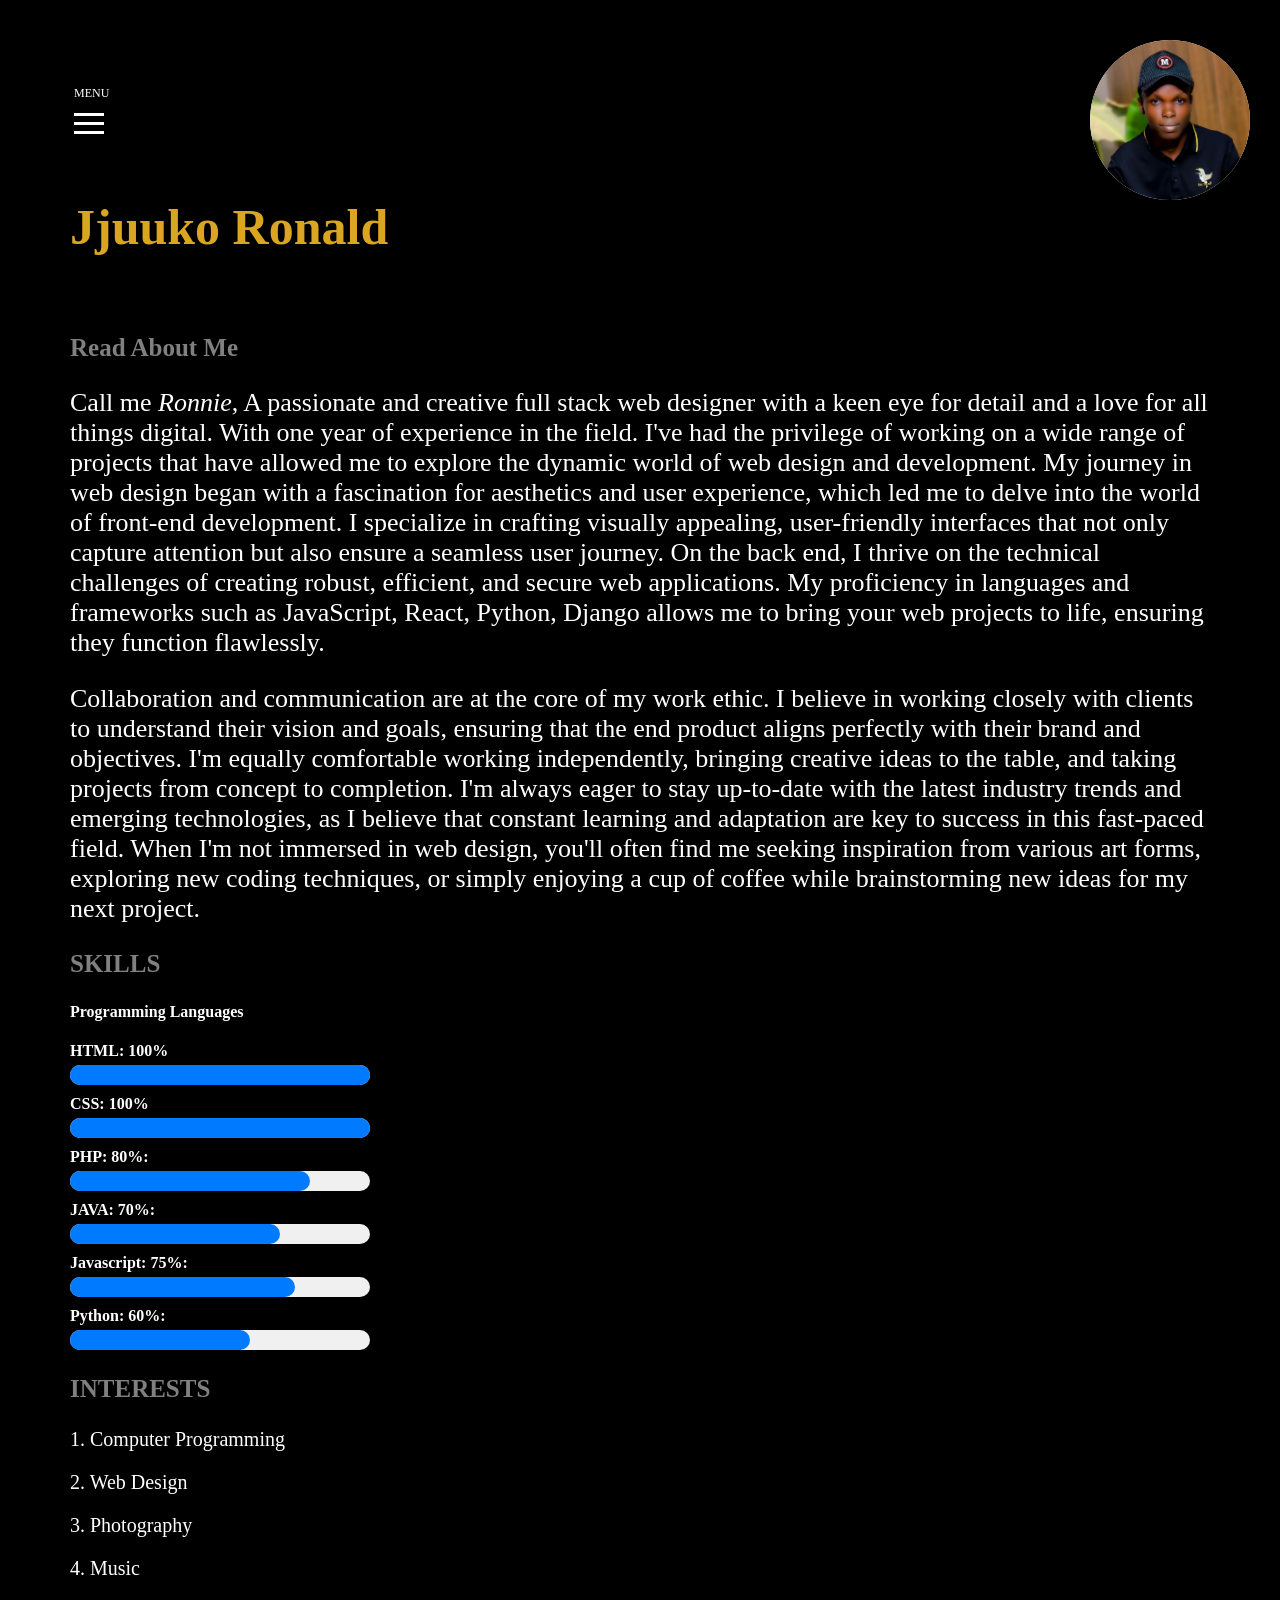
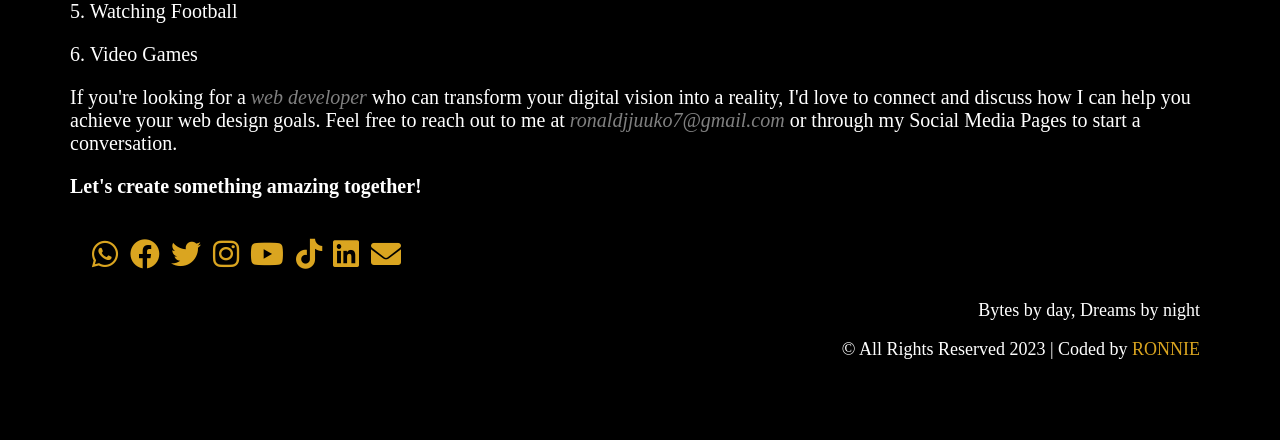
<file: about.html>
<!DOCTYPE html>
<html>
<head>
	<meta charset="utf-8">
	<meta name="viewport" content="width=device-width, initial-scale=1">
	<title>RONNIE - ABOUT</title>
	<link rel="stylesheet" type="text/css" href="styler.css">
	<link rel="stylesheet" href="https://cdnjs.cloudflare.com/ajax/libs/font-awesome/6.0.0-beta3/css/all.min.css">





<div class="menu-container">
  <div class="menu-btn" onclick="toggleMenu()"><p>MENU</p>

    <span></span>
    <span></span>
    <span></span>
    
  </div>
  <div class="menu" id="menu">
    <a href="index.html">Home</a>
    <a href="about.html">About</a>
    <a href="contact.html">Contact</a>
  </div>
</div>




<script>
  function toggleMenu() {
    var menu = document.getElementById("menu");
    menu.style.display = (menu.style.display === "block") ? "none" : "block";
  }
</script>



</head>
<body>
	<header>
		
		<h1>Jjuuko Ronald</h1>
		<div class="logo-container">
        <img src="logo.JPG" alt="Logo">
    </div>
	
	</header>
	<section class="about">
	<h3>Read About Me</h3>
	<p>Call me<i> Ronnie</i>, A passionate and creative full stack web designer with a keen eye for detail and a love for all things digital. With one year of experience in the field. I've had the privilege of working on a wide range of projects that have allowed me to explore the dynamic world of web design and development.

My journey in web design began with a fascination for aesthetics and user experience, which led me to delve into the world of front-end development. I specialize in crafting visually appealing, user-friendly interfaces that not only capture attention but also ensure a seamless user journey.

On the back end, I thrive on the technical challenges of creating robust, efficient, and secure web applications. My proficiency in languages and frameworks such as JavaScript, React, Python, Django allows me to bring your web projects to life, ensuring they function flawlessly.</p>

<p>Collaboration and communication are at the core of my work ethic. I believe in working closely with clients to understand their vision and goals, ensuring that the end product aligns perfectly with their brand and objectives. I'm equally comfortable working independently, bringing creative ideas to the table, and taking projects from concept to completion.

I'm always eager to stay up-to-date with the latest industry trends and emerging technologies, as I believe that constant learning and adaptation are key to success in this fast-paced field.

When I'm not immersed in web design, you'll often find me seeking inspiration from various art forms, exploring new coding techniques, or simply enjoying a cup of coffee while brainstorming new ideas for my next project.</p></section>



<h3>SKILLS</h3>

<h4>Programming Languages</h4>

<div class="skill">
  <span class="skill-name">HTML: 100%</span>
  <div class="skill-rating">
    <div class="skill-rating-bar" style="width: 100%;"></div>
  </div>
</div>

<div class="skill">
  <span class="skill-name">CSS: 100%</span>
  <div class="skill-rating">
    <div class="skill-rating-bar" style="width: 100%;"></div>
  </div>
</div>

<div class="skill">
  <span class="skill-name">PHP: 80%:</span>
  <div class="skill-rating">
    <div class="skill-rating-bar" style="width: 80%;"></div>
  </div>
</div>

<div class="skill">
  <span class="skill-name">JAVA: 70%:</span>
  <div class="skill-rating">
    <div class="skill-rating-bar" style="width: 70%;"></div>
  </div>
</div>


<div class="skill">
  <span class="skill-name">Javascript: 75%:</span>
  <div class="skill-rating">
    <div class="skill-rating-bar" style="width: 75%;"></div>
  </div>
</div>


<div class="skill">
  <span class="skill-name">Python: 60%:</span>
  <div class="skill-rating">
    <div class="skill-rating-bar" style="width: 60%;"></div>
  </div>
</div>


<section class="interest">

<h3>INTERESTS</h3>
<p>1. Computer Programming</p>
<p>2. Web Design</p>
<p>3. Photography</p>
<p>4. Music</p>
<p>5. Watching Football</p>
<p>6. Video Games</p>

<p>If you're looking for a <i>web developer</i> who can transform your digital vision into a reality, I'd love to connect and discuss how I can help you achieve your web design goals.

Feel free to reach out to me at <a href="mailto:ronaldjjuuko7@gmail.com"><i> ronaldjjuuko7@gmail.com</i></a> or through my Social Media Pages to start a conversation.</p> 
<P><b>Let's create something amazing together!</b></p>

</section>
<button id="back-to-top">Back to Top</button>

    <script src="script.js"></script>

<div class="line"></div>
<footer>

		<section>
	<div class="social">
		<a href="https://wa.me/256703283529">
		<i class="fab fa-whatsapp"></i></a>

		<a href="https://www.facebook.com/ronnielee.kclich">
		<i class="fab fa-facebook"></i>
	</a>

	<a href="https://x.com/kclich"> 
		<i class="fab fa-twitter"></i>
	</a>

	<a href="https://instagram.com/kclich.gram?igshid=OGQ5ZDc2ODk2ZA==">
		<i class="fab fa-instagram"></i>
	</a>
	
	
	<a href="https://youtube.com/@kclich">
		<i class="fab fa-youtube"></i>
	</a>

	<a href="https://www.tiktok.com/@kclich?_t=8gJthIGavY6&_r=1">
		<i class="fab fa-tiktok"></i>
	</a>

	<a href="https://www.linkedin.com/in/kclich?utm_source=share&utm_campaign=share_via&utm_content=profile&utm_medium=android_app"> 
<i class="fab fa-linkedin"></i>
	</a>
	

	

		<a href="mailto:ronaldjjuuko7@gmail.com">
		<i class="fas fa-envelope"></i></a></div>
</section>
<p>Bytes by day, Dreams by night </p>
		
	&copy; All Rights Reserved 2023  |  Coded by <a href="https://x.com/kclich">RONNIE</a>
</footer>
</body>
</html>
</html>
</file>
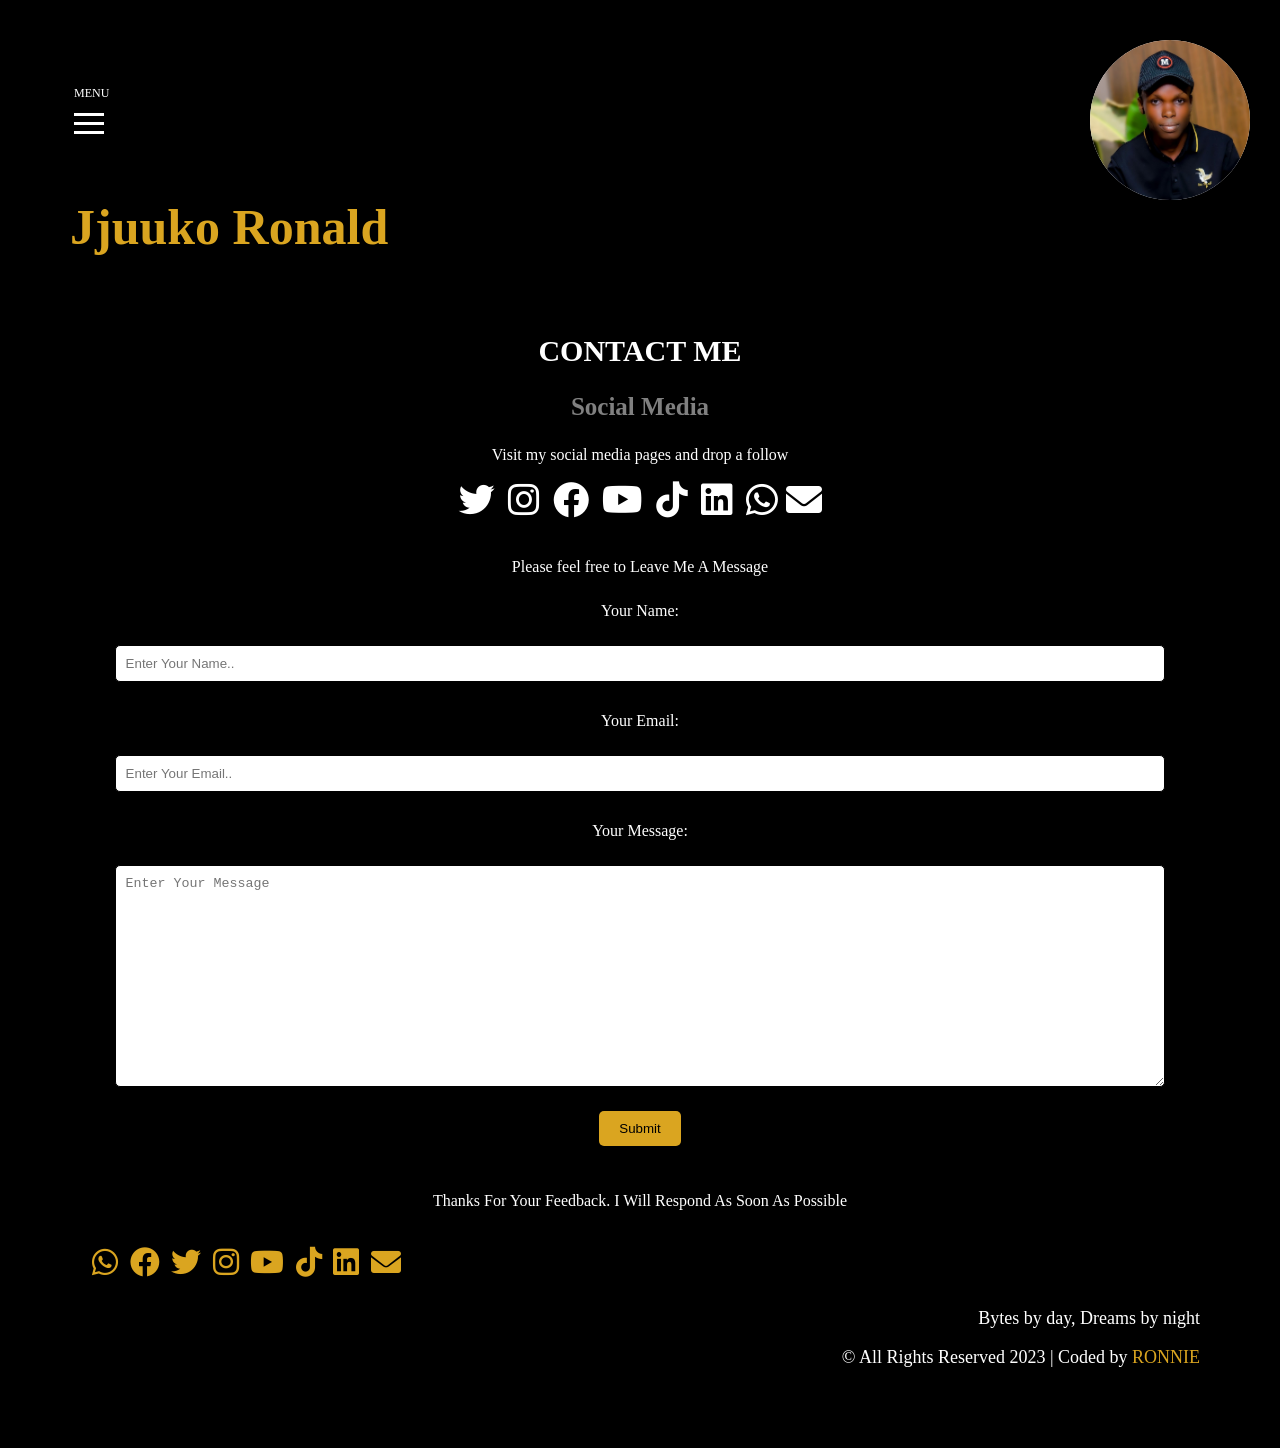
<file: contact.html>
<!DOCTYPE html>
<html>
<head>
	<meta charset="utf-8">
	<meta name="viewport" content="width=device-width, initial-scale=1">
	<link rel= "stylesheet" type= "text/css" href="styler.css">
	<link rel="stylesheet" href="https://cdnjs.cloudflare.com/ajax/libs/font-awesome/6.0.0-beta3/css/all.min.css">
	<title>Ronnie - Contact</title>
</head>
<body>

<div class="menu-container">
  <div class="menu-btn" onclick="toggleMenu()">
<p>MENU</p>
    <span></span>
    <span></span>
    <span></span>
    
  </div>
  <div class="menu" id="menu">
    <a href="index.html">Home</a>
    <a href="about.html">About</a>
    <a href="contact.html">Contact</a>
  </div>
</div>




<script>
  function toggleMenu() {
    var menu = document.getElementById("menu");
    menu.style.display = (menu.style.display === "block") ? "none" : "block";
  }
</script>


</head>

	<header>

		<h1>Jjuuko Ronald</h1>
		<div class="logo-container">
        <img src="logo.JPG" alt="Logo">
    </div>
	
		
	</header>
	<center>

		<section class="contact">
	<h2>CONTACT ME</h2>
	<p></p>

	<H3>Social Media</H3>
	<p>Visit my social media pages and drop a follow</p>


	<div class="social-profiles" id="social">

	<a href="https://x.com/kclich"> 
		<i class="fab fa-twitter"></i>
	</a>

	<a href="https://instagram.com/kclich.gram?igshid=OGQ5ZDc2ODk2ZA==">
		<i class="fab fa-instagram"></i>
	</a>
	
	<a href="https://www.facebook.com/ronnielee.kclich">
		<i class="fab fa-facebook"></i>
	</a>
	<a href="https://youtube.com/@kclich">
		<i class="fab fa-youtube"></i>
	</a>

	<a href="https://www.tiktok.com/@kclich?_t=8gJthIGavY6&_r=1">
		<i class="fab fa-tiktok"></i>
	</a>

	<a href="https://www.linkedin.com/in/kclich?utm_source=share&utm_campaign=share_via&utm_content=profile&utm_medium=android_app"> 
<i class="fab fa-linkedin"></i>
	</a>

	

	<a href="https://wa.me/256703283529">
		<i class="fab fa-whatsapp"></i></a>
		

		<a href="mailto:ronaldjjuuko7@gmail.com">
		<i class="fas fa-envelope"></i></a> 
		</div>
	
</section>


	
	
	<div class="Form-container">

        <p>Please feel free to Leave Me A Message</p>

        

      <form class="contact-form" method="post" action="send_email.php">
    <label for="name">Your Name:</label>
    <input type="text" id="name" name="name" required placeholder="Enter Your Name..">

    <label for="email">Your Email:</label>
    <input type="text" id="email" name="email" required placeholder="Enter Your Email..">

    <label for="message">Your Message:</label>
    <textarea id="message" name="message" rows="5" required placeholder="Enter Your Message"></textarea>

    <button type="submit" name="submit">Submit</button>
</form>

    </div>
</div></section>

        <p>Thanks For Your Feedback. I Will Respond As Soon As Possible</p>
    </section>
    <button id="back-to-top">Back to Top</button>

    <script src="script.js"></script>

<div class="line"></div>
</center>
<footer>
	

		<section>
	<div class="social">
		<a href="https://wa.me/256703283529">
		<i class="fab fa-whatsapp"></i></a>

		<a href="https://www.facebook.com/ronnielee.kclich">
		<i class="fab fa-facebook"></i>
	</a>

	<a href="https://x.com/kclich"> 
		<i class="fab fa-twitter"></i>
	</a>

	<a href="https://instagram.com/kclich.gram?igshid=OGQ5ZDc2ODk2ZA==">
		<i class="fab fa-instagram"></i>
	</a>
	
	
	<a href="https://youtube.com/@kclich">
		<i class="fab fa-youtube"></i>
	</a>

	<a href="https://www.tiktok.com/@kclich?_t=8gJthIGavY6&_r=1">
		<i class="fab fa-tiktok"></i>
	</a>

	<a href="https://www.linkedin.com/in/kclich?utm_source=share&utm_campaign=share_via&utm_content=profile&utm_medium=android_app"> 
<i class="fab fa-linkedin"></i>
	</a>
	

	

		<a href="mailto:ronaldjjuuko7@gmail.com">
		<i class="fas fa-envelope"></i></a></div>
</section>
<p>Bytes by day, Dreams by night </p>
		
	&copy; All Rights Reserved 2023  |  Coded by <a href="https://x.com/kclich">RONNIE</a>


</footer>
</body>
</html>
</html>
</file>
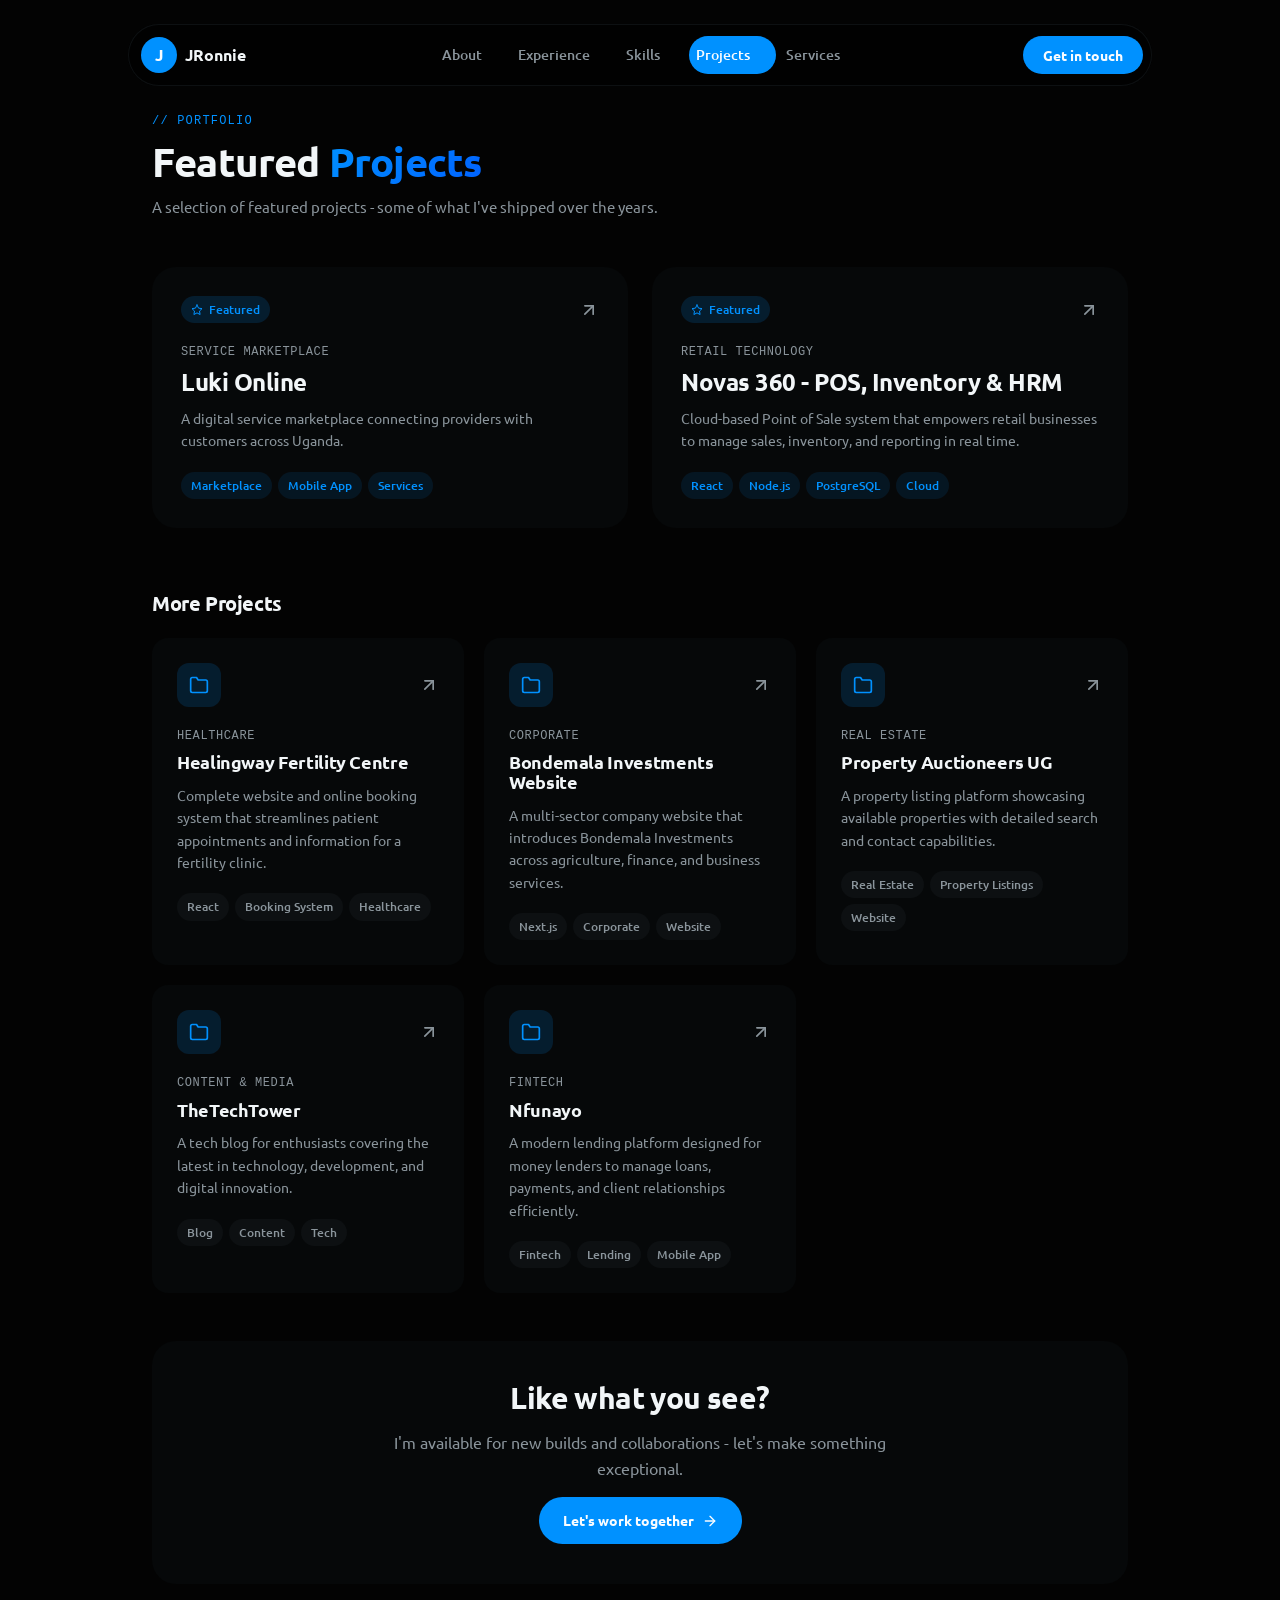
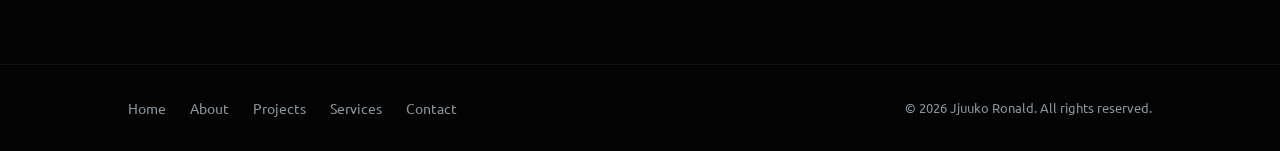
<file: projects.html>
<!doctype html>
<html lang="en">
  <head>
    <meta charset="UTF-8" />
    <meta name="viewport" content="width=device-width, initial-scale=1.0" />
    <title>Portfolio - Web & Mobile App Projects by Jjuuko Ronald | Uganda Developer</title>
    <meta
      name="description"
      content="Explore real projects by Jjuuko Ronald, a Uganda-based website developer and software engineer. Web applications, mobile apps, and enterprise systems built with Laravel, React, Flutter, and more."
    />
    <meta
      name="keywords"
      content="web developer portfolio Uganda, mobile app developer portfolio, software engineer projects Uganda, Laravel projects Uganda, React developer work, Flutter apps Uganda"
    />
    <meta property="og:title" content="Portfolio - Web & Mobile App Projects by Jjuuko Ronald" />
    <meta
      property="og:description"
      content="Real projects by a Uganda software engineer and full stack developer - web apps, mobile apps, and enterprise systems."
    />
    <meta property="og:url" content="/projects" />
    <link rel="canonical" href="/projects" />
    <link rel="icon" type="image/png" href="assets/img/favicon.png" />
    <link rel="stylesheet" href="assets/css/styles.css" />
  </head>
  <body>
    <header class="nav-wrapper">
      <nav id="nav-bar" class="nav-bar" aria-label="Primary">
        <a href="/index.html" class="nav-logo" aria-label="JRonnie - home">
          <span class="nav-logo-icon">J</span>
          <span class="nav-logo-text">JRonnie</span>
        </a>
        <ul class="nav-links">
          <li><a href="/index.html#about" class="nav-link">About</a></li>
          <li><a href="/index.html#experience" class="nav-link">Experience</a></li>
          <li><a href="/index.html#skills" class="nav-link">Skills</a></li>
          <li><a href="/projects.html" class="nav-link">Projects</a></li>
          <li><a href="/services.html" class="nav-link">Services</a></li>
        </ul>
        <a href="/index.html#contact" class="nav-cta">Get in touch</a>
        <button
          id="mobile-btn"
          class="nav-mobile-btn"
          aria-label="Toggle menu"
          aria-expanded="false"
        >
          <svg
            width="18"
            height="18"
            viewBox="0 0 24 24"
            fill="none"
            stroke="currentColor"
            stroke-width="2"
            stroke-linecap="round"
          >
            <line x1="3" y1="6" x2="21" y2="6" />
            <line x1="3" y1="12" x2="21" y2="12" />
            <line x1="3" y1="18" x2="21" y2="18" />
          </svg>
        </button>
        <div id="mobile-menu" class="nav-mobile" style="display: none">
          <ul class="nav-mobile-links">
            <li><a href="/index.html#about" class="nav-mobile-link">About</a></li>
            <li><a href="/index.html#experience" class="nav-mobile-link">Experience</a></li>
            <li><a href="/index.html#skills" class="nav-mobile-link">Skills</a></li>
            <li><a href="/projects.html" class="nav-mobile-link">Projects</a></li>
            <li><a href="/services.html" class="nav-mobile-link">Services</a></li>
            <li><a href="/index.html#contact" class="nav-mobile-cta">Get in touch</a></li>
          </ul>
        </div>
      </nav>
    </header>

    <section class="section" style="padding-top: 7rem !important; padding-bottom: 5rem !important">
      <div class="container">
        <div class="section-header fade-in">
          <p class="section-eyebrow">// Portfolio</p>
          <h2 class="section-title">Featured <span class="text-gradient">Projects</span></h2>
          <p class="section-desc">
            A selection of featured projects - some of what I've shipped over the years.
          </p>
        </div>

        <div class="projects-featured stagger fade-in">
          <a href="https://luki.ug/" target="_blank" rel="noopener noreferrer" class="project-card">
            <div class="project-card-top">
              <span class="project-badge">
                <svg
                  width="12"
                  height="12"
                  viewBox="0 0 24 24"
                  fill="none"
                  stroke="currentColor"
                  stroke-width="2"
                  stroke-linecap="round"
                  stroke-linejoin="round"
                >
                  <polygon
                    points="12 2 15.09 8.26 22 9.27 17 14.14 18.18 21.02 12 17.77 5.82 21.02 7 14.14 2 9.27 8.91 8.26 12 2"
                  />
                </svg>
                Featured
              </span>
              <svg
                width="20"
                height="20"
                viewBox="0 0 24 24"
                fill="none"
                stroke="currentColor"
                stroke-width="2"
                stroke-linecap="round"
                stroke-linejoin="round"
                class="project-arrow"
              >
                <line x1="7" y1="17" x2="17" y2="7" />
                <polyline points="7 7 17 7 17 17" />
              </svg>
            </div>
            <p class="project-category">Service Marketplace</p>
            <h3 class="project-title">Luki Online</h3>
            <p class="project-desc">
              A digital service marketplace connecting providers with customers across Uganda.
            </p>
            <div class="project-tags">
              <span class="project-tag primary">Marketplace</span>
              <span class="project-tag primary">Mobile App</span>
              <span class="project-tag primary">Services</span>
            </div></a
          >
          <a
            href="https://getnovas.com/"
            target="_blank"
            rel="noopener noreferrer"
            class="project-card"
          >
            <div class="project-card-top">
              <span class="project-badge">
                <svg
                  width="12"
                  height="12"
                  viewBox="0 0 24 24"
                  fill="none"
                  stroke="currentColor"
                  stroke-width="2"
                  stroke-linecap="round"
                  stroke-linejoin="round"
                >
                  <polygon
                    points="12 2 15.09 8.26 22 9.27 17 14.14 18.18 21.02 12 17.77 5.82 21.02 7 14.14 2 9.27 8.91 8.26 12 2"
                  />
                </svg>
                Featured
              </span>
              <svg
                width="20"
                height="20"
                viewBox="0 0 24 24"
                fill="none"
                stroke="currentColor"
                stroke-width="2"
                stroke-linecap="round"
                stroke-linejoin="round"
                class="project-arrow"
              >
                <line x1="7" y1="17" x2="17" y2="7" />
                <polyline points="7 7 17 7 17 17" />
              </svg>
            </div>
            <p class="project-category">Retail Technology</p>
            <h3 class="project-title">Novas 360 - POS, Inventory & HRM</h3>
            <p class="project-desc">
              Cloud-based Point of Sale system that empowers retail businesses to manage sales,
              inventory, and reporting in real time.
            </p>
            <div class="project-tags">
              <span class="project-tag primary">React</span>
              <span class="project-tag primary">Node.js</span>
              <span class="project-tag primary">PostgreSQL</span>
              <span class="project-tag primary">Cloud</span>
            </div></a
          >
        </div>

        <div class="mt-16">
          <h3 style="font-size: 1.25rem; font-weight: 600; margin-bottom: 1.5rem">More Projects</h3>
          <div class="projects-more stagger fade-in">
            <a
              href="https://healingwayfertility.com/"
              target="_blank"
              rel="noopener noreferrer"
              class="project-card-sm"
            >
              <div class="project-card-top">
                <span class="project-folder">
                  <svg
                    width="20"
                    height="20"
                    viewBox="0 0 24 24"
                    fill="none"
                    stroke="currentColor"
                    stroke-width="2"
                    stroke-linecap="round"
                    stroke-linejoin="round"
                  >
                    <path
                      d="M22 19a2 2 0 0 1-2 2H4a2 2 0 0 1-2-2V5a2 2 0 0 1 2-2h5l2 3h9a2 2 0 0 1 2 2z"
                    />
                  </svg>
                </span>
                <svg
                  width="18"
                  height="18"
                  viewBox="0 0 24 24"
                  fill="none"
                  stroke="currentColor"
                  stroke-width="2"
                  stroke-linecap="round"
                  stroke-linejoin="round"
                  class="project-arrow"
                >
                  <line x1="7" y1="17" x2="17" y2="7" />
                  <polyline points="7 7 17 7 17 17" />
                </svg>
              </div>
              <p class="project-category">Healthcare</p>
              <h4 class="project-title" style="font-size: 1.125rem">Healingway Fertility Centre</h4>
              <p class="project-desc">
                Complete website and online booking system that streamlines patient appointments and
                information for a fertility clinic.
              </p>
              <div class="project-tags">
                <span class="project-tag secondary">React</span>
                <span class="project-tag secondary">Booking System</span>
                <span class="project-tag secondary">Healthcare</span>
              </div></a
            >
            <a
              href="https://bondemalainvestmentsmc.com/"
              target="_blank"
              rel="noopener noreferrer"
              class="project-card-sm"
            >
              <div class="project-card-top">
                <span class="project-folder">
                  <svg
                    width="20"
                    height="20"
                    viewBox="0 0 24 24"
                    fill="none"
                    stroke="currentColor"
                    stroke-width="2"
                    stroke-linecap="round"
                    stroke-linejoin="round"
                  >
                    <path
                      d="M22 19a2 2 0 0 1-2 2H4a2 2 0 0 1-2-2V5a2 2 0 0 1 2-2h5l2 3h9a2 2 0 0 1 2 2z"
                    />
                  </svg>
                </span>
                <svg
                  width="18"
                  height="18"
                  viewBox="0 0 24 24"
                  fill="none"
                  stroke="currentColor"
                  stroke-width="2"
                  stroke-linecap="round"
                  stroke-linejoin="round"
                  class="project-arrow"
                >
                  <line x1="7" y1="17" x2="17" y2="7" />
                  <polyline points="7 7 17 7 17 17" />
                </svg>
              </div>
              <p class="project-category">Corporate</p>
              <h4 class="project-title" style="font-size: 1.125rem">
                Bondemala Investments Website
              </h4>
              <p class="project-desc">
                A multi-sector company website that introduces Bondemala Investments across
                agriculture, finance, and business services.
              </p>
              <div class="project-tags">
                <span class="project-tag secondary">Next.js</span>
                <span class="project-tag secondary">Corporate</span>
                <span class="project-tag secondary">Website</span>
              </div></a
            >
            <a
              href="https://propertyauctioneersug.com/"
              target="_blank"
              rel="noopener noreferrer"
              class="project-card-sm"
            >
              <div class="project-card-top">
                <span class="project-folder">
                  <svg
                    width="20"
                    height="20"
                    viewBox="0 0 24 24"
                    fill="none"
                    stroke="currentColor"
                    stroke-width="2"
                    stroke-linecap="round"
                    stroke-linejoin="round"
                  >
                    <path
                      d="M22 19a2 2 0 0 1-2 2H4a2 2 0 0 1-2-2V5a2 2 0 0 1 2-2h5l2 3h9a2 2 0 0 1 2 2z"
                    />
                  </svg>
                </span>
                <svg
                  width="18"
                  height="18"
                  viewBox="0 0 24 24"
                  fill="none"
                  stroke="currentColor"
                  stroke-width="2"
                  stroke-linecap="round"
                  stroke-linejoin="round"
                  class="project-arrow"
                >
                  <line x1="7" y1="17" x2="17" y2="7" />
                  <polyline points="7 7 17 7 17 17" />
                </svg>
              </div>
              <p class="project-category">Real Estate</p>
              <h4 class="project-title" style="font-size: 1.125rem">Property Auctioneers UG</h4>
              <p class="project-desc">
                A property listing platform showcasing available properties with detailed search and
                contact capabilities.
              </p>
              <div class="project-tags">
                <span class="project-tag secondary">Real Estate</span>
                <span class="project-tag secondary">Property Listings</span>
                <span class="project-tag secondary">Website</span>
              </div></a
            >
            <a
              href="https://thetechtower.com/"
              target="_blank"
              rel="noopener noreferrer"
              class="project-card-sm"
            >
              <div class="project-card-top">
                <span class="project-folder">
                  <svg
                    width="20"
                    height="20"
                    viewBox="0 0 24 24"
                    fill="none"
                    stroke="currentColor"
                    stroke-width="2"
                    stroke-linecap="round"
                    stroke-linejoin="round"
                  >
                    <path
                      d="M22 19a2 2 0 0 1-2 2H4a2 2 0 0 1-2-2V5a2 2 0 0 1 2-2h5l2 3h9a2 2 0 0 1 2 2z"
                    />
                  </svg>
                </span>
                <svg
                  width="18"
                  height="18"
                  viewBox="0 0 24 24"
                  fill="none"
                  stroke="currentColor"
                  stroke-width="2"
                  stroke-linecap="round"
                  stroke-linejoin="round"
                  class="project-arrow"
                >
                  <line x1="7" y1="17" x2="17" y2="7" />
                  <polyline points="7 7 17 7 17 17" />
                </svg>
              </div>
              <p class="project-category">Content & Media</p>
              <h4 class="project-title" style="font-size: 1.125rem">TheTechTower</h4>
              <p class="project-desc">
                A tech blog for enthusiasts covering the latest in technology, development, and
                digital innovation.
              </p>
              <div class="project-tags">
                <span class="project-tag secondary">Blog</span>
                <span class="project-tag secondary">Content</span>
                <span class="project-tag secondary">Tech</span>
              </div></a
            >
            <a
              href="https://nfunayo.com/"
              target="_blank"
              rel="noopener noreferrer"
              class="project-card-sm"
            >
              <div class="project-card-top">
                <span class="project-folder">
                  <svg
                    width="20"
                    height="20"
                    viewBox="0 0 24 24"
                    fill="none"
                    stroke="currentColor"
                    stroke-width="2"
                    stroke-linecap="round"
                    stroke-linejoin="round"
                  >
                    <path
                      d="M22 19a2 2 0 0 1-2 2H4a2 2 0 0 1-2-2V5a2 2 0 0 1 2-2h5l2 3h9a2 2 0 0 1 2 2z"
                    />
                  </svg>
                </span>
                <svg
                  width="18"
                  height="18"
                  viewBox="0 0 24 24"
                  fill="none"
                  stroke="currentColor"
                  stroke-width="2"
                  stroke-linecap="round"
                  stroke-linejoin="round"
                  class="project-arrow"
                >
                  <line x1="7" y1="17" x2="17" y2="7" />
                  <polyline points="7 7 17 7 17 17" />
                </svg>
              </div>
              <p class="project-category">Fintech</p>
              <h4 class="project-title" style="font-size: 1.125rem">Nfunayo</h4>
              <p class="project-desc">
                A modern lending platform designed for money lenders to manage loans, payments, and
                client relationships efficiently.
              </p>
              <div class="project-tags">
                <span class="project-tag secondary">Fintech</span>
                <span class="project-tag secondary">Lending</span>
                <span class="project-tag secondary">Mobile App</span>
              </div></a
            >
          </div>
        </div>

        <div class="cta-card fade-in">
          <h3 class="cta-title">Like what you see?</h3>
          <p class="cta-desc">
            I'm available for new builds and collaborations - let's make something exceptional.
          </p>
          <a href="index.html#contact" class="btn-primary">
            Let's work together
            <svg
              width="16"
              height="16"
              viewBox="0 0 24 24"
              fill="none"
              stroke="currentColor"
              stroke-width="2"
              stroke-linecap="round"
              stroke-linejoin="round"
            >
              <line x1="5" y1="12" x2="19" y2="12" />
              <polyline points="12 5 19 12 12 19" />
            </svg>
          </a>
        </div>
      </div>
    </section>

    <footer class="footer">
      <div class="footer-inner">
        <div class="footer-links">
          <a href="/index.html">Home</a>
          <a href="/index.html#about">About</a>
          <a href="/projects.html">Projects</a>
          <a href="/services.html">Services</a>
          <a href="/index.html#contact">Contact</a>
        </div>
        <p class="footer-copy">
          &copy; <span id="year"></span> Jjuuko Ronald. All rights reserved.
        </p>

        <script>
          document.getElementById("year").textContent = new Date().getFullYear();
        </script>
      </div>
    </footer>

    <script src="assets/js/app.js"></script>
  </body>
</html>
</file>
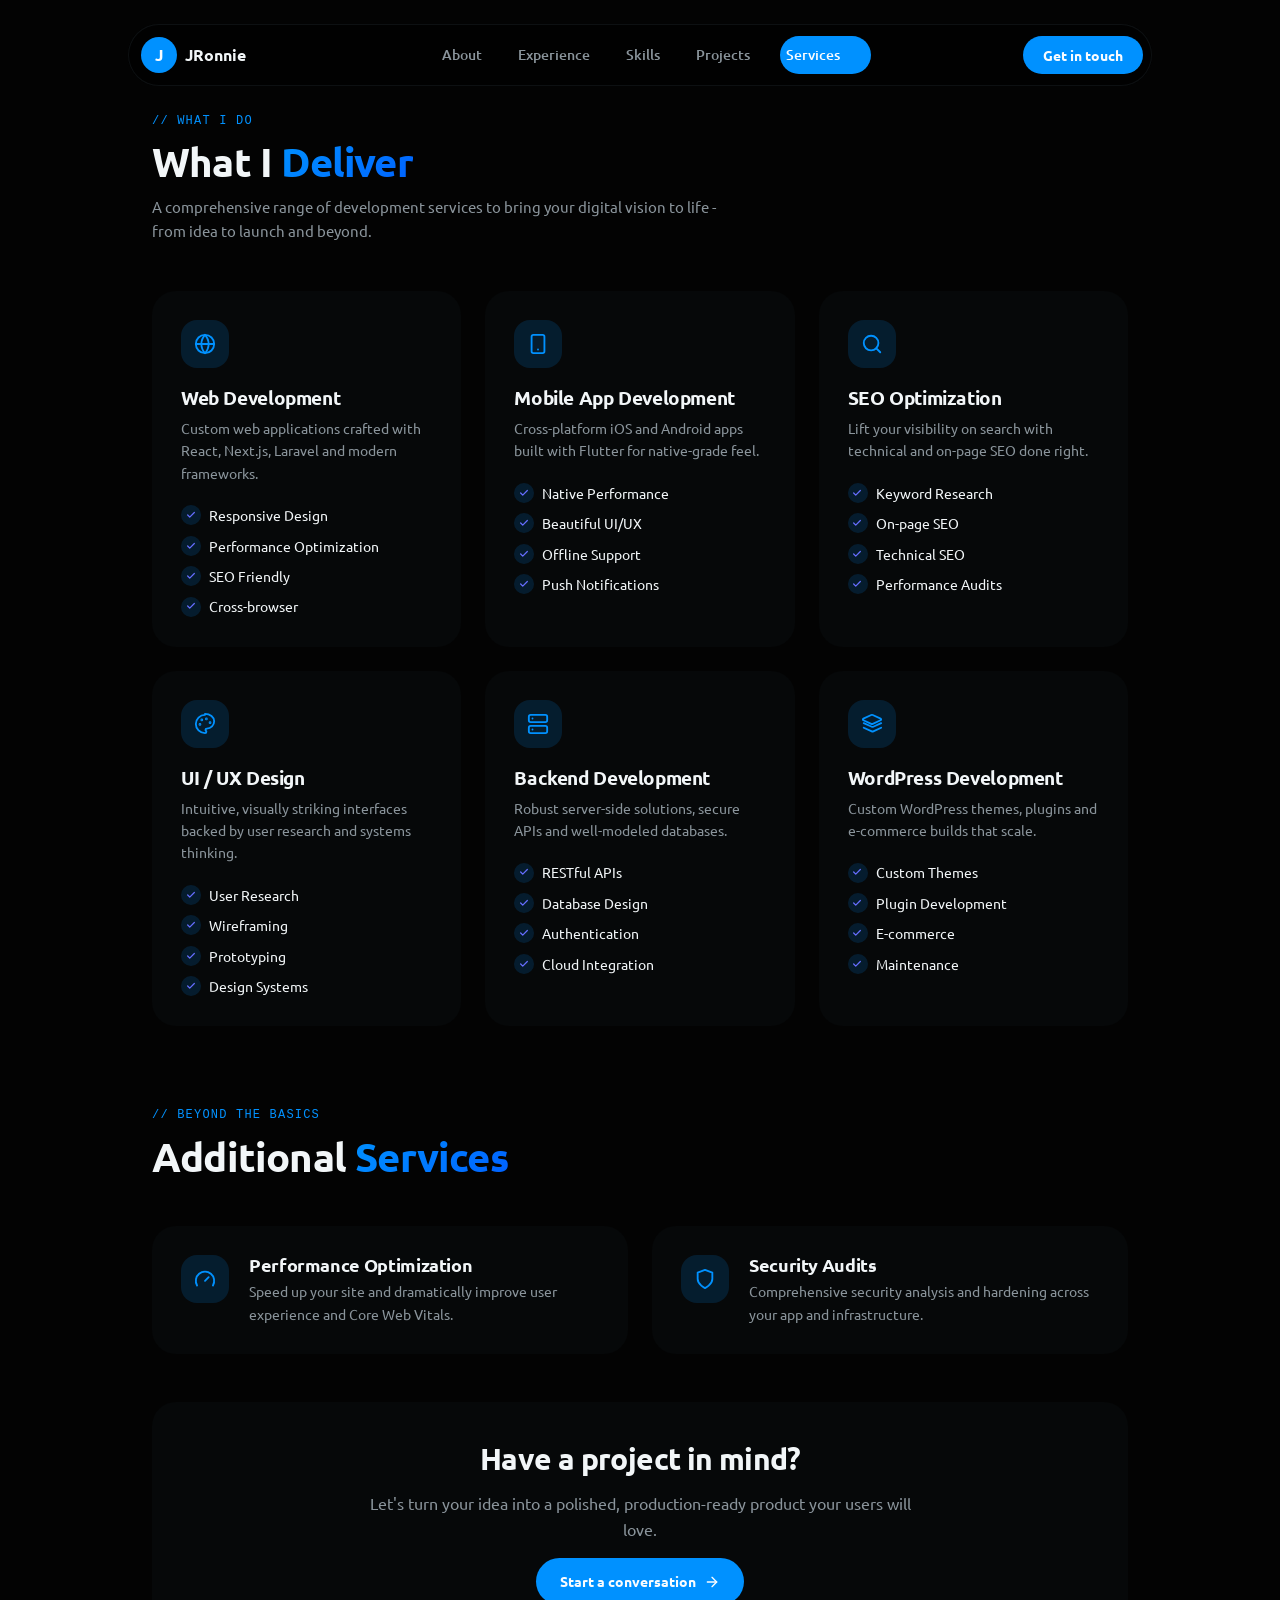
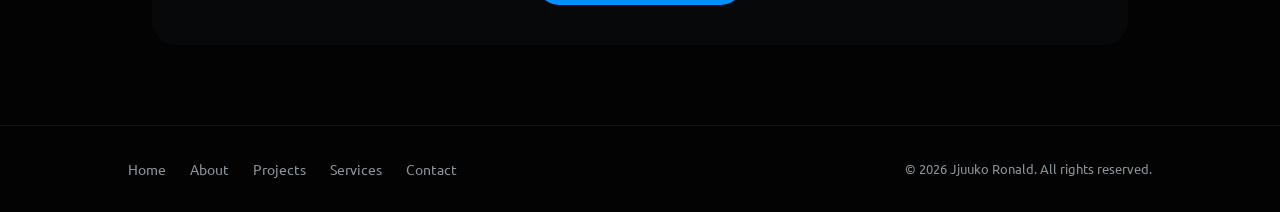
<file: services.html>
<!doctype html>
<html lang="en">
  <head>
    <meta charset="UTF-8" />
    <meta name="viewport" content="width=device-width, initial-scale=1.0" />
    <title>Services - Web Development, Mobile Apps & Software Engineering | Kampala, Uganda</title>
    <meta
      name="description"
      content="Professional web development and mobile app development services in Kampala, Uganda. Expert Laravel developer, React developer, and Flutter app developer. Custom software engineering, UI/UX design, SEO, and WordPress development by Jjuuko Ronald."
    />
    <meta
      name="keywords"
      content="web development services Uganda, mobile app development Uganda, Laravel developer Uganda, React developer Uganda, Flutter app development, software engineer Uganda, website developer Kampala, web design Uganda, SEO services Uganda, WordPress developer Uganda"
    />
    <meta
      property="og:title"
      content="Services - Web Development & Mobile App Development Uganda"
    />
    <meta
      property="og:description"
      content="Professional web development, mobile app development, and software engineering services in Kampala, Uganda. Laravel, React, Flutter, UI/UX, SEO, and WordPress."
    />
    <meta property="og:url" content="/services" />
    <link rel="canonical" href="/services" />
    <link rel="icon" type="image/png" href="assets/img/favicon.png" />
    <link rel="stylesheet" href="assets/css/styles.css" />
  </head>
  <body>
    <header class="nav-wrapper">
      <nav id="nav-bar" class="nav-bar" aria-label="Primary">
        <a href="/index.html" class="nav-logo" aria-label="JRonnie - home">
          <span class="nav-logo-icon">J</span>
          <span class="nav-logo-text">JRonnie</span>
        </a>
        <ul class="nav-links">
          <li><a href="/index.html#about" class="nav-link">About</a></li>
          <li><a href="/index.html#experience" class="nav-link">Experience</a></li>
          <li><a href="/index.html#skills" class="nav-link">Skills</a></li>
          <li><a href="/projects.html" class="nav-link">Projects</a></li>
          <li><a href="/services.html" class="nav-link">Services</a></li>
        </ul>
        <a href="/index.html#contact" class="nav-cta">Get in touch</a>
        <button
          id="mobile-btn"
          class="nav-mobile-btn"
          aria-label="Toggle menu"
          aria-expanded="false"
        >
          <svg
            width="18"
            height="18"
            viewBox="0 0 24 24"
            fill="none"
            stroke="currentColor"
            stroke-width="2"
            stroke-linecap="round"
          >
            <line x1="3" y1="6" x2="21" y2="6" />
            <line x1="3" y1="12" x2="21" y2="12" />
            <line x1="3" y1="18" x2="21" y2="18" />
          </svg>
        </button>
        <div id="mobile-menu" class="nav-mobile" style="display: none">
          <ul class="nav-mobile-links">
            <li><a href="/index.html#about" class="nav-mobile-link">About</a></li>
            <li><a href="/index.html#experience" class="nav-mobile-link">Experience</a></li>
            <li><a href="/index.html#skills" class="nav-mobile-link">Skills</a></li>
            <li><a href="/projects.html" class="nav-mobile-link">Projects</a></li>
            <li><a href="/services.html" class="nav-mobile-link">Services</a></li>
            <li><a href="/index.html#contact" class="nav-mobile-cta">Get in touch</a></li>
          </ul>
        </div>
      </nav>
    </header>

    <section class="section" style="padding-top: 7rem !important; padding-bottom: 5rem !important">
      <div class="container">
        <div class="section-header fade-in">
          <p class="section-eyebrow">// What I Do</p>
          <h2 class="section-title">What I <span class="text-gradient">Deliver</span></h2>
          <p class="section-desc">
            A comprehensive range of development services to bring your digital vision to life -
            from idea to launch and beyond.
          </p>
        </div>

        <div class="services-grid stagger fade-in">
          <div class="service-card">
            <div class="service-icon">
              <svg
                width="22"
                height="22"
                viewBox="0 0 24 24"
                fill="none"
                stroke="currentColor"
                stroke-width="2"
                stroke-linecap="round"
                stroke-linejoin="round"
              >
                <path d="M12 2a10 10 0 1 0 0 20 10 10 0 0 0 0-20Z" />
                <path d="M2 12h20" />
                <path
                  d="M12 2a15.3 15.3 0 0 1 4 10 15.3 15.3 0 0 1-4 10 15.3 15.3 0 0 1-4-10 15.3 15.3 0 0 1 4-10z"
                />
              </svg>
            </div>
            <h3 class="service-title">Web Development</h3>
            <p class="service-desc">
              Custom web applications crafted with React, Next.js, Laravel and modern frameworks.
            </p>
            <ul class="service-bullets">
              <li>Responsive Design</li>
              <li>Performance Optimization</li>
              <li>SEO Friendly</li>
              <li>Cross-browser</li>
            </ul>
          </div>
          <div class="service-card">
            <div class="service-icon">
              <svg
                width="22"
                height="22"
                viewBox="0 0 24 24"
                fill="none"
                stroke="currentColor"
                stroke-width="2"
                stroke-linecap="round"
                stroke-linejoin="round"
              >
                <rect width="14" height="20" x="5" y="2" rx="2" ry="2" />
                <path d="M12 18h.01" />
              </svg>
            </div>
            <h3 class="service-title">Mobile App Development</h3>
            <p class="service-desc">
              Cross-platform iOS and Android apps built with Flutter for native-grade feel.
            </p>
            <ul class="service-bullets">
              <li>Native Performance</li>
              <li>Beautiful UI/UX</li>
              <li>Offline Support</li>
              <li>Push Notifications</li>
            </ul>
          </div>
          <div class="service-card">
            <div class="service-icon">
              <svg
                width="22"
                height="22"
                viewBox="0 0 24 24"
                fill="none"
                stroke="currentColor"
                stroke-width="2"
                stroke-linecap="round"
                stroke-linejoin="round"
              >
                <circle cx="11" cy="11" r="8" />
                <path d="m21 21-4.3-4.3" />
              </svg>
            </div>
            <h3 class="service-title">SEO Optimization</h3>
            <p class="service-desc">
              Lift your visibility on search with technical and on-page SEO done right.
            </p>
            <ul class="service-bullets">
              <li>Keyword Research</li>
              <li>On-page SEO</li>
              <li>Technical SEO</li>
              <li>Performance Audits</li>
            </ul>
          </div>
          <div class="service-card">
            <div class="service-icon">
              <svg
                width="22"
                height="22"
                viewBox="0 0 24 24"
                fill="none"
                stroke="currentColor"
                stroke-width="2"
                stroke-linecap="round"
                stroke-linejoin="round"
              >
                <circle cx="13.5" cy="6.5" r=".5" fill="currentColor" />
                <circle cx="17.5" cy="10.5" r=".5" fill="currentColor" />
                <circle cx="8.5" cy="7.5" r=".5" fill="currentColor" />
                <circle cx="6.5" cy="12.5" r=".5" fill="currentColor" />
                <path
                  d="M12 2C6.5 2 2 6.5 2 12s4.5 10 10 10c.93 0 1.5-.6 1.5-1.5 0-.4-.15-.73-.4-1-.26-.27-.6-.5-.6-1 0-.83.67-1.5 1.5-1.5H14c4.42 0 8-3.58 8-8 0-4.42-4.42-8-10-8z"
                />
              </svg>
            </div>
            <h3 class="service-title">UI / UX Design</h3>
            <p class="service-desc">
              Intuitive, visually striking interfaces backed by user research and systems thinking.
            </p>
            <ul class="service-bullets">
              <li>User Research</li>
              <li>Wireframing</li>
              <li>Prototyping</li>
              <li>Design Systems</li>
            </ul>
          </div>
          <div class="service-card">
            <div class="service-icon">
              <svg
                width="22"
                height="22"
                viewBox="0 0 24 24"
                fill="none"
                stroke="currentColor"
                stroke-width="2"
                stroke-linecap="round"
                stroke-linejoin="round"
              >
                <rect x="2" y="2" width="20" height="8" rx="2" ry="2" />
                <rect x="2" y="14" width="20" height="8" rx="2" ry="2" />
                <line x1="6" y1="6" x2="6.01" y2="6" />
                <line x1="6" y1="18" x2="6.01" y2="18" />
              </svg>
            </div>
            <h3 class="service-title">Backend Development</h3>
            <p class="service-desc">
              Robust server-side solutions, secure APIs and well-modeled databases.
            </p>
            <ul class="service-bullets">
              <li>RESTful APIs</li>
              <li>Database Design</li>
              <li>Authentication</li>
              <li>Cloud Integration</li>
            </ul>
          </div>
          <div class="service-card">
            <div class="service-icon">
              <svg
                width="22"
                height="22"
                viewBox="0 0 24 24"
                fill="none"
                stroke="currentColor"
                stroke-width="2"
                stroke-linecap="round"
                stroke-linejoin="round"
              >
                <path
                  d="m12.83 2.18a2 2 0 0 0-1.66 0L2.6 6.08a1 1 0 0 0 0 1.83l8.57 3.9a2 2 0 0 0 1.66 0l8.57-3.9a1 1 0 0 0 0-1.83Z"
                />
                <path d="m22 11.08-8.57 3.9a2 2 0 0 1-1.66 0L3 11.08" />
                <path d="m22 16.08-8.57 3.9a2 2 0 0 1-1.66 0L3 16.08" />
              </svg>
            </div>
            <h3 class="service-title">WordPress Development</h3>
            <p class="service-desc">
              Custom WordPress themes, plugins and e-commerce builds that scale.
            </p>
            <ul class="service-bullets">
              <li>Custom Themes</li>
              <li>Plugin Development</li>
              <li>E-commerce</li>
              <li>Maintenance</li>
            </ul>
          </div>
        </div>
      </div>
    </section>

    <section class="section" style="padding-top: 0 !important">
      <div class="container">
        <div class="section-header fade-in">
          <p class="section-eyebrow">// Beyond the Basics</p>
          <h2 class="section-title">Additional <span class="text-gradient">Services</span></h2>
        </div>

        <div class="extra-grid stagger fade-in">
          <div class="extra-card">
            <div class="service-icon" style="flex-shrink: 0">
              <svg
                width="22"
                height="22"
                viewBox="0 0 24 24"
                fill="none"
                stroke="currentColor"
                stroke-width="2"
                stroke-linecap="round"
                stroke-linejoin="round"
              >
                <path d="m12 14 4-4" />
                <path d="M3.34 19a10 10 0 1 1 17.32 0" />
              </svg>
            </div>
            <div>
              <h3 style="font-size: 1.125rem; font-weight: 600">Performance Optimization</h3>
              <p style="margin-top: 0.375rem; font-size: 0.875rem; color: var(--muted-foreground)">
                Speed up your site and dramatically improve user experience and Core Web Vitals.
              </p>
            </div>
          </div>
          <div class="extra-card">
            <div class="service-icon" style="flex-shrink: 0">
              <svg
                width="22"
                height="22"
                viewBox="0 0 24 24"
                fill="none"
                stroke="currentColor"
                stroke-width="2"
                stroke-linecap="round"
                stroke-linejoin="round"
              >
                <path d="M12 22s8-4 8-10V5l-8-3-8 3v7c0 6 8 10 8 10z" />
              </svg>
            </div>
            <div>
              <h3 style="font-size: 1.125rem; font-weight: 600">Security Audits</h3>
              <p style="margin-top: 0.375rem; font-size: 0.875rem; color: var(--muted-foreground)">
                Comprehensive security analysis and hardening across your app and infrastructure.
              </p>
            </div>
          </div>
        </div>

        <div class="cta-card fade-in">
          <h3 class="cta-title">Have a project in mind?</h3>
          <p class="cta-desc">
            Let's turn your idea into a polished, production-ready product your users will love.
          </p>
          <a href="index.html#contact" class="btn-primary">
            Start a conversation
            <svg
              width="16"
              height="16"
              viewBox="0 0 24 24"
              fill="none"
              stroke="currentColor"
              stroke-width="2"
              stroke-linecap="round"
              stroke-linejoin="round"
            >
              <line x1="5" y1="12" x2="19" y2="12" />
              <polyline points="12 5 19 12 12 19" />
            </svg>
          </a>
        </div>
      </div>
    </section>

    <footer class="footer">
      <div class="footer-inner">
        <div class="footer-links">
          <a href="/index.html">Home</a>
          <a href="/index.html#about">About</a>
          <a href="/projects.html">Projects</a>
          <a href="/services.html">Services</a>
          <a href="/index.html#contact">Contact</a>
        </div>
        <p class="footer-copy">
          &copy; <span id="year"></span> Jjuuko Ronald. All rights reserved.
        </p>

        <script>
          document.getElementById("year").textContent = new Date().getFullYear();
        </script>
      </div>
    </footer>

    <script src="assets/js/app.js"></script>
  </body>
</html>
</file>
<file: assets/css/styles.css>
/* ===== Vanilla Portfolio — Custom Styles ===== */
@import url('https://fonts.googleapis.com/css2?family=Ubuntu:wght@300;400;500;600;700&family=Ubuntu+Mono:wght@400;700&display=swap');

:root {
  --radius: 0.875rem;
  --background: oklch(0.10 0 0);
  --foreground: oklch(0.97 0.005 240);
  --card: oklch(0.13 0.005 240);
  --card-foreground: oklch(0.97 0.005 240);
  --primary: oklch(0.65 0.20 250);
  --primary-foreground: oklch(0.99 0.005 240);
  --primary-glow: oklch(0.72 0.18 245);
  --secondary: oklch(0.17 0.006 240);
  --secondary-foreground: oklch(0.97 0.005 240);
  --muted: oklch(0.16 0.006 240);
  --muted-foreground: oklch(0.66 0.015 240);
  --border: oklch(0.22 0.008 240 / 0.7);
  --shadow-glow: 0 8px 30px -10px oklch(0.65 0.20 250 / 0.45);
  --shadow-elevated: 0 18px 50px -20px oklch(0 0 0 / 0.6);
}

*, *::before, *::after { box-sizing: border-box; margin: 0; padding: 0; }

html { scroll-behavior: smooth; }

body {
  font-family: 'Ubuntu', ui-sans-serif, system-ui, sans-serif;
  background: var(--background);
  color: var(--foreground);
  -webkit-font-smoothing: antialiased;
  line-height: 1.6;
}

h1, h2, h3, h4, h5, h6 {
  font-family: 'Ubuntu', ui-sans-serif, system-ui, sans-serif;
  letter-spacing: -0.02em;
  line-height: 1.1;
}

.font-display { font-family: 'Ubuntu', ui-sans-serif, system-ui, sans-serif; }
.font-mono { font-family: 'Ubuntu Mono', ui-monospace, monospace; }

a { color: inherit; text-decoration: none; }
img { max-width: 100%; display: block; }

/* ===== Utility ===== */
.text-primary { color: var(--primary); }
.text-muted-foreground { color: var(--muted-foreground); }
.text-gradient {
  background: linear-gradient(135deg, var(--primary), oklch(0.55 0.25 260));
  -webkit-background-clip: text;
  -webkit-text-fill-color: transparent;
  background-clip: text;
}
.shadow-glow { box-shadow: var(--shadow-glow); }

/* ===== Layout ===== */
.container {
  max-width: 1024px;
  margin: 0 auto;
  padding: 0 1.5rem;
}

.section {
  padding: 4rem 0;
  scroll-margin-top: 5rem;
}

@media (min-width: 640px) {
  .section { padding: 5rem 0; scroll-margin-top: 6rem; }
}

/* ===== Navigation ===== */
.nav-wrapper {
  position: fixed;
  left: 0; right: 0; top: 0;
  z-index: 50;
  display: flex;
  justify-content: center;
  padding: 0.75rem 0.75rem 0;
}

@media (min-width: 640px) {
  .nav-wrapper { padding-top: 1.5rem; }
}

.nav-bar {
  display: flex;
  align-items: center;
  justify-content: space-between;
  width: 100%;
  max-width: 1024px;
  gap: 0.5rem;
  padding: 0.5rem;
  border-radius: 9999px;
  background: oklch(0.08 0 0 / 0.92);
  backdrop-filter: blur(10px) saturate(140%);
  -webkit-backdrop-filter: blur(10px) saturate(140%);
  border: 1px solid oklch(0.22 0.008 240 / 0.6);
  transition: box-shadow 200ms;
}

.nav-bar.scrolled { box-shadow: var(--shadow-glow); }

.nav-logo {
  display: flex;
  align-items: center;
  gap: 0.5rem;
  padding: 0.25rem 0.75rem 0.25rem 0.25rem;
  border-radius: 9999px;
  color: var(--foreground);
}

.nav-logo-icon {
  width: 2.25rem;
  height: 2.25rem;
  display: flex;
  align-items: center;
  justify-content: center;
  border-radius: 9999px;
  background: var(--primary);
  color: var(--primary-foreground);
  font-weight: 700;
  font-size: 1rem;
}

.nav-logo-text {
  display: none;
  font-weight: 600;
}

@media (min-width: 640px) {
  .nav-logo-text { display: inline; }
}

.nav-links {
  display: none;
  align-items: center;
  gap: 0.25rem;
  list-style: none;
  position: relative;
}

@media (min-width: 1024px) {
  .nav-links { display: flex; }
}

.nav-link {
  position: relative;
  display: inline-flex;
  align-items: center;
  padding: 0.5rem 1rem;
  border-radius: 9999px;
  font-size: 0.875rem;
  font-weight: 500;
  color: var(--muted-foreground);
  transition: color 200ms;
  border: none;
  background: none;
  cursor: pointer;
}

.nav-link:hover { color: var(--foreground); }
.nav-link.active { color: var(--primary-foreground); }

.nav-pill {
  position: absolute;
  z-index: -1;
  border-radius: 9999px;
  background: var(--primary);
  transition: left 300ms ease, width 300ms ease, top 300ms ease, height 300ms ease;
}

.nav-cta {
  display: none;
  border-radius: 9999px;
  background: var(--primary);
  color: var(--primary-foreground);
  padding: 0.5rem 1.25rem;
  font-size: 0.875rem;
  font-weight: 600;
  border: none;
  cursor: pointer;
  transition: filter 200ms;
}

.nav-cta:hover { filter: brightness(1.1); }

@media (min-width: 1024px) {
  .nav-cta { display: inline-flex; }
}

/* Mobile menu button */
.nav-mobile-btn {
  display: inline-flex;
  width: 2.5rem;
  height: 2.5rem;
  align-items: center;
  justify-content: center;
  border-radius: 9999px;
  background: var(--secondary);
  color: var(--foreground);
  border: none;
  cursor: pointer;
}

@media (min-width: 1024px) {
  .nav-mobile-btn { display: none; }
}

/* Mobile menu */
.nav-mobile {
  position: absolute;
  left: 0.75rem;
  right: 0.75rem;
  top: 4.5rem;
  border-radius: 1.5rem;
  padding: 1rem;
  background: oklch(0.08 0 0 / 0.96);
  backdrop-filter: blur(10px);
  border: 1px solid oklch(0.22 0.008 240 / 0.6);
}

.nav-mobile-links {
  display: flex;
  flex-direction: column;
  gap: 0.25rem;
  list-style: none;
}

.nav-mobile-link {
  display: block;
  padding: 0.75rem 1rem;
  border-radius: 1rem;
  font-size: 0.875rem;
  font-weight: 500;
  color: var(--muted-foreground);
  text-decoration: none;
}

.nav-mobile-link.active {
  background: var(--primary);
  color: var(--primary-foreground);
}

.nav-mobile-cta {
  display: block;
  width: 100%;
  margin-top: 0.25rem;
  padding: 0.75rem;
  border-radius: 1rem;
  background: var(--primary);
  color: var(--primary-foreground);
  font-size: 0.875rem;
  font-weight: 600;
  text-align: center;
  border: none;
  cursor: pointer;
}

/* ===== Hero ===== */
.hero {
  position: relative;
  overflow: hidden;
  text-align: center;
  padding: 0 1.5rem;
}

.hero-content {
  max-width: 1024px;
  margin: 0 auto;
  padding-top: 4.5rem;
  padding-bottom: 5rem;
}

@media (min-width: 640px) {
  .hero-content { padding-top: 6rem; }
}

.hero-photo {
  width: 12rem;
  height: 12rem;
  margin: 1rem auto 0;
  overflow: hidden;
  border-radius: 9999px;
  box-shadow: 0 0 0 4px var(--primary), 0 10px 15px -3px rgba(0,0,0,0.3);
}

@media (min-width: 640px) {
  .hero-photo { width: 14rem; height: 14rem; }
}

.hero-photo img { width: 100%; height: 100%; object-fit: contain; background: var(--secondary); }

.hero-status {
  display: inline-flex;
  align-items: center;
  gap: 0.5rem;
  margin-top: 1.5rem;
  padding: 0.375rem 1rem;
  border-radius: 9999px;
  background: color-mix(in oklab, var(--primary) 15%, transparent);
  color: var(--primary);
  font-size: 0.875rem;
}

.hero-dot {
  width: 0.5rem;
  height: 0.5rem;
  border-radius: 9999px;
  background: var(--primary);
  position: relative;
}

.hero-dot-ping {
  position: absolute;
  width: 100%;
  height: 100%;
  border-radius: 9999px;
  background: var(--primary);
  opacity: 0.75;
  animation: ping 1.5s ease-in-out infinite;
}

@keyframes ping {
  0% { transform: scale(1); opacity: 0.75; }
  75% { transform: scale(2); opacity: 0; }
  100% { transform: scale(1); opacity: 0; }
}

.hero-title {
  margin-top: 1.5rem;
  font-size: 3rem;
  font-weight: 700;
  line-height: 1.05;
}

@media (min-width: 640px) { .hero-title { font-size: 3.75rem; } }
@media (min-width: 768px) { .hero-title { font-size: 4.5rem; } }

.hero-subtitle {
  margin: 1.5rem auto 0;
  max-width: 36rem;
  font-size: 1.25rem;
  color: var(--primary);
}

@media (min-width: 640px) { .hero-subtitle { font-size: 1.5rem; } }

.hero-bio {
  margin: 1.25rem auto 0;
  max-width: 36rem;
  font-size: 1.125rem;
  color: var(--muted-foreground);
}

@media (min-width: 640px) { .hero-bio { font-size: 1.25rem; } }

.hero-meta {
  display: flex;
  flex-wrap: wrap;
  justify-content: center;
  gap: 0.5rem 1.5rem;
  margin-top: 1.5rem;
  font-size: 0.875rem;
  color: var(--muted-foreground);
}

.hero-meta span { display: inline-flex; align-items: center; gap: 0.5rem; }

.hero-actions {
  display: flex;
  flex-wrap: wrap;
  justify-content: center;
  gap: 0.75rem;
  margin-top: 2rem;
}

.btn-primary {
  display: inline-flex;
  align-items: center;
  gap: 0.5rem;
  border-radius: 9999px;
  background: var(--primary);
  color: var(--primary-foreground);
  padding: 0.75rem 1.5rem;
  font-size: 0.875rem;
  font-weight: 600;
  border: none;
  cursor: pointer;
  transition: filter 200ms;
}

.btn-primary:hover { filter: brightness(1.1); }

.btn-secondary {
  display: inline-flex;
  align-items: center;
  gap: 0.5rem;
  border-radius: 9999px;
  background: var(--secondary);
  color: var(--foreground);
  padding: 0.75rem 1.5rem;
  font-size: 0.875rem;
  font-weight: 600;
  border: none;
  cursor: pointer;
  transition: background 200ms;
}

.btn-secondary:hover { background: var(--card); }

.hero-socials {
  display: flex;
  justify-content: center;
  gap: 0.75rem;
  margin-top: 2.5rem;
}

.hero-socials a {
  width: 2.75rem;
  height: 2.75rem;
  display: flex;
  align-items: center;
  justify-content: center;
  border-radius: 9999px;
  background: var(--secondary);
  color: var(--muted-foreground);
  transition: all 200ms;
}

.hero-socials a:hover {
  color: var(--foreground);
  background: oklch(0.2 0.008 240);
  transform: translateY(-2px);
}

/* ===== Tech Icons Ring ===== */
.tech-icons {
  pointer-events: none;
  position: absolute;
  inset: 0;
  overflow: hidden;
  user-select: none;
}

@media (max-width: 639px) {
  .tech-icons { display: none; }
}

.tech-icon {
  position: absolute;
  display: flex;
  align-items: center;
  justify-content: center;
}

.tech-icon svg {
  width: 100%;
  height: 100%;
  opacity: 0.15;
  fill: currentColor !important;
  color: var(--foreground);
}

/* ===== Section Header ===== */
.section-header {
  text-align: left;
  max-width: 36rem;
  margin-bottom: 3rem;
}

.section-eyebrow {
  font-family: 'Ubuntu Mono', monospace;
  font-size: 0.75rem;
  text-transform: uppercase;
  letter-spacing: 0.1em;
  color: var(--primary);
}

.section-title {
  margin-top: 0.5rem;
  font-size: 2rem;
  font-weight: 700;
}

@media (min-width: 640px) {
  .section-title { font-size: 2.5rem; }
}

.section-desc {
  margin-top: 0.75rem;
  font-size: 0.9375rem;
  color: var(--muted-foreground);
}

/* ===== Card ===== */
.card-flat {
  background: var(--card);
  border: 1px solid transparent;
  border-radius: var(--radius);
  transition: border-color 200ms, transform 200ms, background 200ms;
}

.card-flat:hover {
  border-color: color-mix(in oklab, var(--primary) 45%, transparent);
}

/* ===== About / Highlights ===== */
.highlights-grid {
  display: grid;
  gap: 1.25rem;
}

@media (min-width: 640px) {
  .highlights-grid { grid-template-columns: repeat(2, 1fr); }
}

.highlight-card {
  padding: 1.5rem;
  border-radius: 1rem;
  background: var(--card);
  border: 1px solid transparent;
  transition: all 200ms;
}

.highlight-card:hover {
  border-color: color-mix(in oklab, var(--primary) 45%, transparent);
  transform: translateY(-6px);
}

.highlight-icon {
  width: 2.5rem;
  height: 2.5rem;
  display: flex;
  align-items: center;
  justify-content: center;
  border-radius: 0.75rem;
  background: color-mix(in oklab, var(--primary) 15%, transparent);
  color: var(--primary);
}

.highlight-title {
  margin-top: 1rem;
  font-size: 1.0625rem;
  font-weight: 600;
}

.highlight-text {
  margin-top: 0.375rem;
  font-size: 0.875rem;
  color: var(--muted-foreground);
}

.stats-grid {
  display: grid;
  grid-template-columns: repeat(2, 1fr);
  gap: 1rem;
  margin-top: 2rem;
}

@media (min-width: 640px) {
  .stats-grid { grid-template-columns: repeat(4, 1fr); }
}

.stat-card {
  text-align: center;
  padding: 1.25rem 1rem;
  border-radius: 1rem;
  background: var(--card);
}

.stat-value {
  font-size: 1.75rem;
  font-weight: 700;
  color: var(--primary);
}

.stat-label {
  margin-top: 0.25rem;
  font-size: 0.75rem;
  color: var(--muted-foreground);
}

/* ===== Experience ===== */
.exp-tabs {
  display: flex;
  gap: 0.5rem;
  margin-bottom: 2rem;
}

.exp-tab {
  padding: 0.5rem 1.25rem;
  border-radius: 9999px;
  font-size: 0.875rem;
  font-weight: 500;
  border: none;
  cursor: pointer;
  background: var(--secondary);
  color: var(--muted-foreground);
  transition: all 200ms;
  position: relative;
}

.exp-tab.active {
  background: var(--primary);
  color: var(--primary-foreground);
}

/* Timeline wrapper */
.exp-timeline {
  position: relative;
}

/* Vertical line: mobile at left:14px, desktop at left:180px */
.exp-timeline-line {
  position: absolute;
  top: 0.5rem;
  bottom: 0.5rem;
  width: 1px;
  background: var(--border);
  left: 14px;
}

@media (min-width: 768px) {
  .exp-timeline-line { left: 180px; }
}

.exp-list { display: flex; flex-direction: column; gap: 2rem; }

.exp-item {
  position: relative;
  display: grid;
  gap: 1rem;
}

@media (min-width: 768px) {
  .exp-item { grid-template-columns: 160px 1fr; gap: 2.5rem; }
}

.exp-period-desktop {
  display: none;
  padding-right: 0.5rem;
  text-align: right;
  font-family: 'Ubuntu Mono', monospace;
  font-size: 0.75rem;
  text-transform: uppercase;
  letter-spacing: 0.05em;
  color: var(--muted-foreground);
}

@media (min-width: 768px) {
  .exp-period-desktop { display: block; }
}

.exp-dot {
  position: absolute;
  z-index: 10;
  width: 0.75rem;
  height: 0.75rem;
  border-radius: 9999px;
  background: var(--primary);
  box-shadow: 0 0 0 4px var(--background);
  top: 0.5rem;
  left: 8px;
}

@media (min-width: 768px) {
  .exp-dot { left: 174px; }
}

.exp-card {
  border-radius: 1rem;
  background: var(--card);
  border: 1px solid transparent;
  padding: 1.5rem;
  transition: border-color 200ms, transform 200ms, background 200ms;
  margin-left: 2.5rem;
}

@media (min-width: 768px) {
  .exp-card { margin-left: 0; }
}

.exp-card:hover {
  border-color: color-mix(in oklab, var(--primary) 45%, transparent);
}

.exp-period-mobile {
  font-family: 'Ubuntu Mono', monospace;
  font-size: 0.75rem;
  text-transform: uppercase;
  letter-spacing: 0.05em;
  color: var(--primary);
}

@media (min-width: 768px) {
  .exp-period-mobile { display: none; }
}

.exp-role {
  margin-top: 0.25rem;
  font-size: 1.125rem;
  font-weight: 600;
}

.exp-company {
  font-size: 0.875rem;
  color: var(--muted-foreground);
  margin-top: 0.25rem;
}

.exp-points {
  margin-top: 0.75rem;
  display: flex;
  flex-direction: column;
  gap: 0.375rem;
  list-style: none;
}

.exp-points li {
  display: flex;
  align-items: flex-start;
  gap: 0.5rem;
  font-size: 0.875rem;
  color: var(--muted-foreground);
}

.exp-points li::before {
  content: '';
  width: 0.375rem;
  height: 0.375rem;
  margin-top: 0.5rem;
  border-radius: 9999px;
  background: var(--primary);
  flex-shrink: 0;
}

.exp-tags {
  display: flex;
  flex-wrap: wrap;
  gap: 0.375rem;
  margin-top: 0.75rem;
}

.exp-tag {
  padding: 0.125rem 0.625rem;
  border-radius: 9999px;
  font-size: 0.75rem;
  font-weight: 500;
  background: color-mix(in oklab, var(--primary) 10%, transparent);
  color: var(--primary);
}

/* ===== Skills ===== */
.skills-grid {
  display: grid;
  gap: 1.25rem;
}

@media (min-width: 768px) {
  .skills-grid { grid-template-columns: repeat(2, 1fr); }
}

.skill-group {
  padding: 1.5rem;
  border-radius: 1rem;
  background: var(--card);
  border: 1px solid transparent;
}

.skill-group-title {
  display: flex;
  align-items: center;
  gap: 0.5rem;
  font-size: 1rem;
  font-weight: 600;
}

.skill-group-title::before {
  content: '';
  width: 0.5rem;
  height: 0.5rem;
  border-radius: 9999px;
  background: var(--primary);
  display: block;
  flex-shrink: 0;
}

.skill-bar-wrap {
  margin-top: 1.25rem;
  display: flex;
  flex-direction: column;
  gap: 1rem;
}

.skill-item {
  display: flex;
  flex-direction: column;
  gap: 0.25rem;
}

.skill-header {
  display: flex;
  justify-content: space-between;
  align-items: center;
  font-size: 0.875rem;
}

.skill-name {
  font-weight: 500;
  display: flex;
  align-items: center;
  gap: 0.5rem;
}

.skill-name svg {
  width: 1rem;
  height: 1rem;
  flex-shrink: 0;
}

.skill-pct {
  color: var(--muted-foreground);
  font-variant-numeric: tabular-nums;
}

.skill-track {
  height: 0.375rem;
  width: 100%;
  overflow: hidden;
  border-radius: 9999px;
  background: var(--secondary);
}

.skill-bar {
  height: 100%;
  border-radius: 9999px;
  background: var(--primary);
  width: 0;
  transition: width 1.2s cubic-bezier(0.22, 1, 0.36, 1);
}

.competencies {
  margin-top: 3rem;
}

.competencies-title {
  display: flex;
  align-items: center;
  gap: 0.5rem;
  font-size: 1.125rem;
  font-weight: 600;
  margin-bottom: 1.25rem;
}

.competencies-wrap {
  display: flex;
  flex-wrap: wrap;
  gap: 0.5rem;
}

.competency-tag {
  padding: 0.375rem 0.75rem;
  border-radius: 9999px;
  font-size: 0.75rem;
  font-weight: 500;
  background: color-mix(in oklab, var(--primary) 5%, transparent);
  color: oklch(0.9 0 0 / 0.9);
  transition: background 200ms;
  cursor: default;
}

.competency-tag:hover {
  background: color-mix(in oklab, var(--primary) 15%, transparent);
}

/* ===== Contact ===== */
.contact-grid {
  display: grid;
  gap: 2rem;
}

@media (min-width: 768px) {
  .contact-grid { grid-template-columns: 1fr 1fr; }
}

.contact-info {
  display: flex;
  flex-direction: column;
  gap: 1.25rem;
}

.contact-card {
  display: flex;
  align-items: center;
  gap: 1rem;
  padding: 1rem;
  border-radius: 1rem;
  background: var(--card);
  border: 1px solid transparent;
  transition: all 200ms;
}

.contact-card:hover {
  border-color: color-mix(in oklab, var(--primary) 45%, transparent);
  transform: translateY(-4px);
}

.contact-icon {
  width: 2.5rem;
  height: 2.5rem;
  display: flex;
  align-items: center;
  justify-content: center;
  border-radius: 0.75rem;
  background: color-mix(in oklab, var(--primary) 15%, transparent);
  color: var(--primary);
  flex-shrink: 0;
}

.contact-label {
  font-size: 0.75rem;
  color: var(--muted-foreground);
}

.contact-value {
  font-size: 0.9375rem;
  font-weight: 500;
  word-break: break-all;
}

.contact-socials {
  display: flex;
  gap: 0.75rem;
}

.contact-socials a {
  width: 2.75rem;
  height: 2.75rem;
  display: flex;
  align-items: center;
  justify-content: center;
  border-radius: 9999px;
  background: var(--secondary);
  color: var(--muted-foreground);
  transition: all 200ms;
}

.contact-socials a:hover { color: var(--primary); }

.contact-form {
  display: flex;
  flex-direction: column;
  gap: 1rem;
}

.form-group {
  display: flex;
  flex-direction: column;
  gap: 0.375rem;
}

.form-label {
  font-size: 0.8125rem;
  font-weight: 500;
}

.form-input, .form-textarea {
  padding: 0.75rem 1rem;
  border-radius: 0.75rem;
  background: var(--secondary);
  border: 1px solid var(--border);
  color: var(--foreground);
  font-family: inherit;
  font-size: 0.875rem;
  outline: none;
  transition: border-color 200ms;
}

.form-input:focus, .form-textarea:focus {
  border-color: var(--primary);
}

.form-textarea {
  min-height: 7rem;
  resize: vertical;
}

/* ===== Footer ===== */
.footer {
  padding: 2rem 1.5rem;
  border-top: 1px solid var(--border);
  text-align: center;
}

.footer-inner {
  max-width: 1024px;
  margin: 0 auto;
  display: flex;
  flex-direction: column;
  align-items: center;
  gap: 1rem;
}

@media (min-width: 768px) {
  .footer-inner {
    flex-direction: row;
    justify-content: space-between;
  }
}

.footer-links {
  display: flex;
  flex-wrap: wrap;
  gap: 1.5rem;
  font-size: 0.875rem;
}

.footer-links a { color: var(--muted-foreground); transition: color 200ms; }
.footer-links a:hover { color: var(--primary); }

.footer-copy {
  font-size: 0.8125rem;
  color: var(--muted-foreground);
}

/* ===== Projects Page ===== */
.projects-featured {
  display: grid;
  gap: 1.5rem;
}

@media (min-width: 1024px) {
  .projects-featured { grid-template-columns: repeat(2, 1fr); }
}

.project-card {
  padding: 1.75rem;
  border-radius: 1.5rem;
  background: var(--card);
  border: 1px solid transparent;
  display: flex;
  flex-direction: column;
  transition: all 200ms;
}

.project-card:hover {
  border-color: color-mix(in oklab, var(--primary) 45%, transparent);
  transform: translateY(-4px);
}

.project-card-top {
  display: flex;
  justify-content: space-between;
  align-items: center;
}

.project-badge {
  display: inline-flex;
  align-items: center;
  gap: 0.375rem;
  padding: 0.25rem 0.625rem;
  border-radius: 9999px;
  font-size: 0.75rem;
  font-weight: 500;
  background: color-mix(in oklab, var(--primary) 15%, transparent);
  color: var(--primary);
}

.project-arrow {
  width: 1.25rem;
  height: 1.25rem;
  color: var(--muted-foreground);
  transition: all 200ms;
}

.project-card:hover .project-arrow {
  transform: translate(4px, -4px);
  color: var(--primary);
}

.project-category {
  margin-top: 1.25rem;
  font-family: 'Ubuntu Mono', monospace;
  font-size: 0.75rem;
  text-transform: uppercase;
  letter-spacing: 0.05em;
  color: var(--muted-foreground);
}

.project-title {
  margin-top: 0.375rem;
  font-size: 1.5rem;
  font-weight: 700;
}

.project-desc {
  margin-top: 0.75rem;
  flex: 1;
  font-size: 0.875rem;
  line-height: 1.6;
  color: var(--muted-foreground);
}

.project-tags {
  display: flex;
  flex-wrap: wrap;
  gap: 0.375rem;
  margin-top: 1.25rem;
}

.project-tag {
  padding: 0.25rem 0.625rem;
  border-radius: 9999px;
  font-size: 0.75rem;
  font-weight: 500;
}

.project-tag.primary {
  background: color-mix(in oklab, var(--primary) 10%, transparent);
  color: var(--primary);
}

.project-tag.secondary {
  background: var(--secondary);
  color: var(--muted-foreground);
}

/* More projects grid */
.projects-more {
  display: grid;
  gap: 1.25rem;
}

@media (min-width: 768px) {
  .projects-more { grid-template-columns: repeat(2, 1fr); }
}

@media (min-width: 1024px) {
  .projects-more { grid-template-columns: repeat(3, 1fr); }
}

.project-card-sm {
  padding: 1.5rem;
  border-radius: 1rem;
  background: var(--card);
  border: 1px solid transparent;
  transition: all 200ms;
}

.project-card-sm:hover {
  border-color: color-mix(in oklab, var(--primary) 45%, transparent);
  transform: translateY(-4px);
}

.project-card-sm .project-card-top {
  margin-bottom: 0.75rem;
}

.project-folder {
  width: 2.75rem;
  height: 2.75rem;
  display: flex;
  align-items: center;
  justify-content: center;
  border-radius: 0.75rem;
  background: color-mix(in oklab, var(--primary) 15%, transparent);
  color: var(--primary);
}

/* ===== Services Page ===== */
.services-grid {
  display: grid;
  gap: 1.5rem;
}

@media (min-width: 768px) {
  .services-grid { grid-template-columns: repeat(2, 1fr); }
}

@media (min-width: 1024px) {
  .services-grid { grid-template-columns: repeat(3, 1fr); }
}

.service-card {
  padding: 1.75rem;
  border-radius: 1.5rem;
  background: var(--card);
  border: 1px solid transparent;
  transition: all 200ms;
}

.service-card:hover {
  border-color: color-mix(in oklab, var(--primary) 45%, transparent);
  transform: translateY(-6px);
}

.service-icon {
  width: 3rem;
  height: 3rem;
  display: flex;
  align-items: center;
  justify-content: center;
  border-radius: 1rem;
  background: color-mix(in oklab, var(--primary) 15%, transparent);
  color: var(--primary);
}

.service-title {
  margin-top: 1.25rem;
  font-size: 1.1875rem;
  font-weight: 600;
}

.service-desc {
  margin-top: 0.5rem;
  font-size: 0.875rem;
  line-height: 1.6;
  color: var(--muted-foreground);
}

.service-bullets {
  margin-top: 1.25rem;
  display: flex;
  flex-direction: column;
  gap: 0.5rem;
  list-style: none;
}

.service-bullets li {
  display: flex;
  align-items: center;
  gap: 0.5rem;
  font-size: 0.875rem;
}

.service-bullets li::before {
  content: '';
  width: 1.25rem;
  height: 1.25rem;
  border-radius: 9999px;
  background: color-mix(in oklab, var(--primary) 15%, transparent);
  flex-shrink: 0;
  background-image: url("data:image/svg+xml,%3Csvg xmlns='http://www.w3.org/2000/svg' width='12' height='12' viewBox='0 0 24 24' fill='none' stroke='%23666eff' stroke-width='3' stroke-linecap='round' stroke-linejoin='round'%3E%3Cpolyline points='20 6 9 17 4 12'/%3E%3C/svg%3E");
  background-repeat: no-repeat;
  background-position: center;
  background-size: 0.65rem;
}

/* Extra services */
.extra-grid {
  display: grid;
  gap: 1.5rem;
}

@media (min-width: 768px) {
  .extra-grid { grid-template-columns: repeat(2, 1fr); }
}

.extra-card {
  display: flex;
  align-items: flex-start;
  gap: 1.25rem;
  padding: 1.75rem;
  border-radius: 1.5rem;
  background: var(--card);
  border: 1px solid transparent;
}

/* ===== CTA Section ===== */
.cta-card {
  margin-top: 3rem;
  padding: 2.5rem;
  border-radius: 1.5rem;
  background: var(--card);
  text-align: center;
  display: flex;
  flex-direction: column;
  align-items: center;
  gap: 1rem;
}

.cta-title {
  font-size: 1.5rem;
  font-weight: 700;
}

@media (min-width: 640px) {
  .cta-title { font-size: 1.875rem; }
}

.cta-desc {
  max-width: 36rem;
  color: var(--muted-foreground);
}

/* ===== Animations ===== */
.fade-in {
  opacity: 0;
  transform: translateY(20px);
  transition: opacity 600ms ease, transform 600ms ease;
}

.fade-in.visible {
  opacity: 1;
  transform: translateY(0);
}

.fade-in-scale {
  opacity: 0;
  transform: scale(0.96);
  transition: opacity 500ms ease, transform 500ms ease;
}

.fade-in-scale.visible {
  opacity: 1;
  transform: scale(1);
}

/* Stagger children */
.stagger > * {
  opacity: 0;
  transform: translateY(16px);
  transition: opacity 500ms ease, transform 500ms ease;
}

.stagger.visible > * {
  opacity: 1;
  transform: translateY(0);
}

.stagger > *:nth-child(1) { transition-delay: 0ms; }
.stagger > *:nth-child(2) { transition-delay: 60ms; }
.stagger > *:nth-child(3) { transition-delay: 120ms; }
.stagger > *:nth-child(4) { transition-delay: 180ms; }
.stagger > *:nth-child(5) { transition-delay: 240ms; }
.stagger > *:nth-child(6) { transition-delay: 300ms; }
.stagger > *:nth-child(7) { transition-delay: 360ms; }
.stagger > *:nth-child(8) { transition-delay: 420ms; }
.stagger > *:nth-child(9) { transition-delay: 480ms; }
.stagger > *:nth-child(10) { transition-delay: 540ms; }
.stagger > *:nth-child(11) { transition-delay: 600ms; }
.stagger > *:nth-child(12) { transition-delay: 660ms; }

/* ===== Utility extras ===== */
.flex-center { display: flex; align-items: center; justify-content: center; }
.gap-1 { gap: 0.25rem; }
.gap-2 { gap: 0.5rem; }
.gap-3 { gap: 0.75rem; }
.gap-4 { gap: 1rem; }
.gap-5 { gap: 1.25rem; }
.gap-6 { gap: 1.5rem; }
.mt-2 { margin-top: 0.5rem; }
.mt-3 { margin-top: 0.75rem; }
.mt-4 { margin-top: 1rem; }
.mt-5 { margin-top: 1.25rem; }
.mt-6 { margin-top: 1.5rem; }
.mt-8 { margin-top: 2rem; }
.mt-10 { margin-top: 2.5rem; }
.mt-12 { margin-top: 3rem; }
.mt-16 { margin-top: 4rem; }
.mb-6 { margin-bottom: 1.5rem; }
.text-sm { font-size: 0.875rem; }
.text-xs { font-size: 0.75rem; }
.text-lg { font-size: 1.125rem; }
.text-2xl { font-size: 1.5rem; }
.text-3xl { font-size: 1.875rem; }
.font-semibold { font-weight: 600; }
.font-bold { font-weight: 700; }
.font-medium { font-weight: 500; }
.leading-relaxed { line-height: 1.625; }
.rounded-2xl { border-radius: 1rem; }
.rounded-3xl { border-radius: 1.5rem; }
.rounded-full { border-radius: 9999px; }
.block { display: block; }
.inline-flex { display: inline-flex; }
.flex-wrap { flex-wrap: wrap; }
.items-center { align-items: center; }
.justify-center { justify-content: center; }
.justify-between { justify-content: space-between; }
.text-center { text-align: center; }
.w-full { width: 100%; }
.h-full { height: 100%; }
.overflow-hidden { overflow: hidden; }
.relative { position: relative; }
.absolute { position: absolute; }
.inset-0 { top: 0; right: 0; bottom: 0; left: 0; }
.sr-only { position: absolute; width: 1px; height: 1px; padding: 0; margin: -1px; overflow: hidden; clip: rect(0,0,0,0); border: 0; }
</file>
<file: styler.css>
.logo-container {

    position: absolute;
    top: 40px; /* Adjust the top position as needed */
    right: 30px; /* Adjust the right position as needed */
    width: 160px; /* Adjust the width and height as needed for your circular border */
    height: 160px;
    border-radius: 50%; /* Creates a circular border */
    background-color: #fff; /* Background color of the circular border, change as needed */
    box-shadow: 0 0 5px rgba(0, 0, 0, 0.3); /* Optional drop shadow for the border */
}

.logo-container img {

    width: 100%;
    height: 100%;
    border-radius: 50%; /* Ensures the image fits within the circular border */
}

body {
    
    background-color: black;
    background-size: cover;
    background-repeat: no-repeat;
    background-attachment: fixed;
    padding: 20px;
    margin: 50px;
    color: white;
    
}

header {
    color: goldenrod;
    padding: 20px 0;
}

h1{
    font-family: times new roman, sans-serif;
    font-size: 50px;
}
h2{
    font-size: 30px;
}
h3{
    font-size: 25px;
    color: gray;
}

nav { 
    padding: 10px;
    margin: 10px;
    font-size: 16px;
}


a{
    
    
    text-decoration: none;
}

footer{ 
    font-size: 18px;
    padding: 10px;
    text-align: right;
    position: relative;

}
footer a{
    color: goldenrod;
}

.social-icons{
    font-size: 30px;
    margin-right: 50px;


}
.social{
    text-align: left;
    font-size: 30px;
    padding: 10px;

}
.social a{
    padding: 2px;
    margin: 2;
}

.social-profiles a {
    font-size: 36px;
    color: white;
    padding: 2px;


}


    .form{
        padding: 20px;
        width: 80%;

    }

button{
    background-color: black;
    color: white;
    cursor: pointer;
    padding: 10px;
    border: darkblue;
    margin:     10px;
    
}





/* Form container styles */
.Form-container{
    width: 95%;
    margin: 0 auto;
    padding: 20px;
    border-radius: 10px;
    box-shadow: 0 0 10px rgba(0, 0, 0, 0.2);
}

.Form-container label{
    display: block;
    padding: 10px;
    margin: 10px;
}

/* Input styles */
/* attributes in the form area*/
input[type="text"],input[type="email"], textarea{
    width: 95%;
    padding: 10px;
    margin-top: 5px;
    margin-bottom: 10px;
    border: 1px solid;
    border-radius: 5px;
}

/* Textarea styles */
textarea{
    height: 200px;
}

/* Submit button styles */
button[type="submit"]{
    background-color: goldenrod;
    color: black;
    border: none;
    padding: 10px 20px;
    border-radius: 5px;
}
#back-to-top {
    display: none;
    position: fixed;
    bottom: 20px;
    right: 20px;
    z-index: 99;
    background-color: #007BFF;
    color: #fff;
    border: none;
    border-radius: 50%;
    padding: 10px 20px;
    cursor: pointer;
}

#back-to-top:hover {
    background-color: #0056b3;
}




.menu-container {
  position: relative;
  display: inline-block;
  cursor: pointer;
}

.menu {
  display: none;
  position: absolute;
  background-color: white;
  min-width: 50px;
  box-shadow: 0px 8px 16px 0px rgba(0,0,0,0.2);
  padding: 12px;
  z-index: 1;
}

.menu a {
  display: block;
  padding: 8px 0;
  text-decoration: none;
  color: black;
}

.menu a:hover {
  background-color: #ddd;
}

.menu-btn {
  display: inline-block;
  cursor: pointer;
  position: relative;
  
}

.menu-btn span {
  display: block;
  width: 30px;
  height: 3px;
  background-color: white;
  margin: 6px 0;
}
.menu-btn{
    font-size: 12px;
    padding: 2px;
    margin: 2px;
}
.more{
    background-color: goldenrod;
    display: inline-block;
    border-radius: 40px;
    padding: 5px;
    margin: 5px;
    color: black;
    
    font-size: 16px;
    
}
.more a{
    color: black;
    padding: 10PX;
    transition: transform 0.3s ease;    
}
.more:hover{
    transform: scale(1.2);
}
.intro{
    padding: 20px;
    display: inline-block;


}
.intro p{
    font-size: 25px;
}
.icon{
    padding: 20px;
    font-size: 25px;
    
}
.icon a{
    color: gray;
    padding: 10px;
    transition: transform 0.3s ease; 

}
.icon i{
    color: green;
}
.icon i:hover{
    transform: scale(1.2);
}


.skill {
    margin-bottom: 10px;
  }

  .skill-name {
    font-weight: bold;
  }

  .skill-rating {
    width: 300px;
    height: 20px;
    background-color: #f0f0f0;
    border-radius: 10px;
    margin-top: 5px;
  }

  .skill-rating-bar {
    height: 100%;
    border-radius: 10px;
    background-color: #007bff;
  }
  .about{
    font-size: 26px;
  }
.interest{
    font-size: 20px;
}
.interest i{
    color: gray;
}
/* Media query for mobile phones */
@media screen and (max-width: 600px) {
    /* General styles that apply to all screen sizes */
.logo-container {
    position: absolute;
    top: 20px;
    right: 20px;
    width: 100px;
    height: 100px;
    border-radius: 50%;
    background-color: #fff;
    box-shadow: 0 0 5px rgba(0, 0, 0, 0.3);
}

.logo-container img {
    width: 100%;
    height: 100%;
    border-radius: 50%;
}

body {
    
    background-color: black;
    background-size: cover;
    background-repeat: no-repeat;
    background-attachment: fixed;
    padding: 10px;
    color: white;
}

/* Header styles */
header {
    color: goldenrod;
    padding: 10px 0;
    text-align: center;
}

h1 {
    font-family: times new roman, sans-serif;
    font-size: 30px;
    margin-bottom: 10px;
}

nav {
    text-align: center;
}

.menu-btn {
    display: inline-block;
    cursor: pointer;
    position: relative;
    right: 20px;
}

.menu-btn span {
    display: block;
    width: 30px;
    height: 3px;
    background-color: white;
    margin: 6px 0;
}

/* Footer styles */
footer {
    font-size: 14px;
    text-align: center;
    position: relative;
}

/* Social icons */
.social-icons {
    text-align: center;
}

/* Intro section styles */
.intro {
    padding: 10px;
    text-align: center;
}

.intro p {
    font-size: 18px;
}

/* Icon styles */
.icon {
    text-align: center;
}

.icon a {
    padding: 10px;
    font-size: 18px;
    
}
.icon i{
    color: green;
}

/* Skill section styles */
.skill {
    margin-bottom: 5px;
}

.skill-name {
    font-weight: bold;
}

.skill-rating {
    width: 100%;
    height: 15px;
    background-color: #f0f0f0;
    border-radius: 10px;
    margin-top: 3px;
}

.skill-rating-bar {
    height: 100%;
    border-radius: 5px;
    background-color: #007bff;
}

/* About section styles */
.about {
    font-size: 18px;
}

/* Interest section styles */
.interest {
    font-size: 16px;
}

.interest i {
    padding: 3px;
}
.line{
    width: 100%;
    height: 1px;
    background-color: white;
    margin: 0 auto;
    position: relative;
    bottom: 0;
    

}
.social a{
    font-size: 23px;
}
}
</file>
